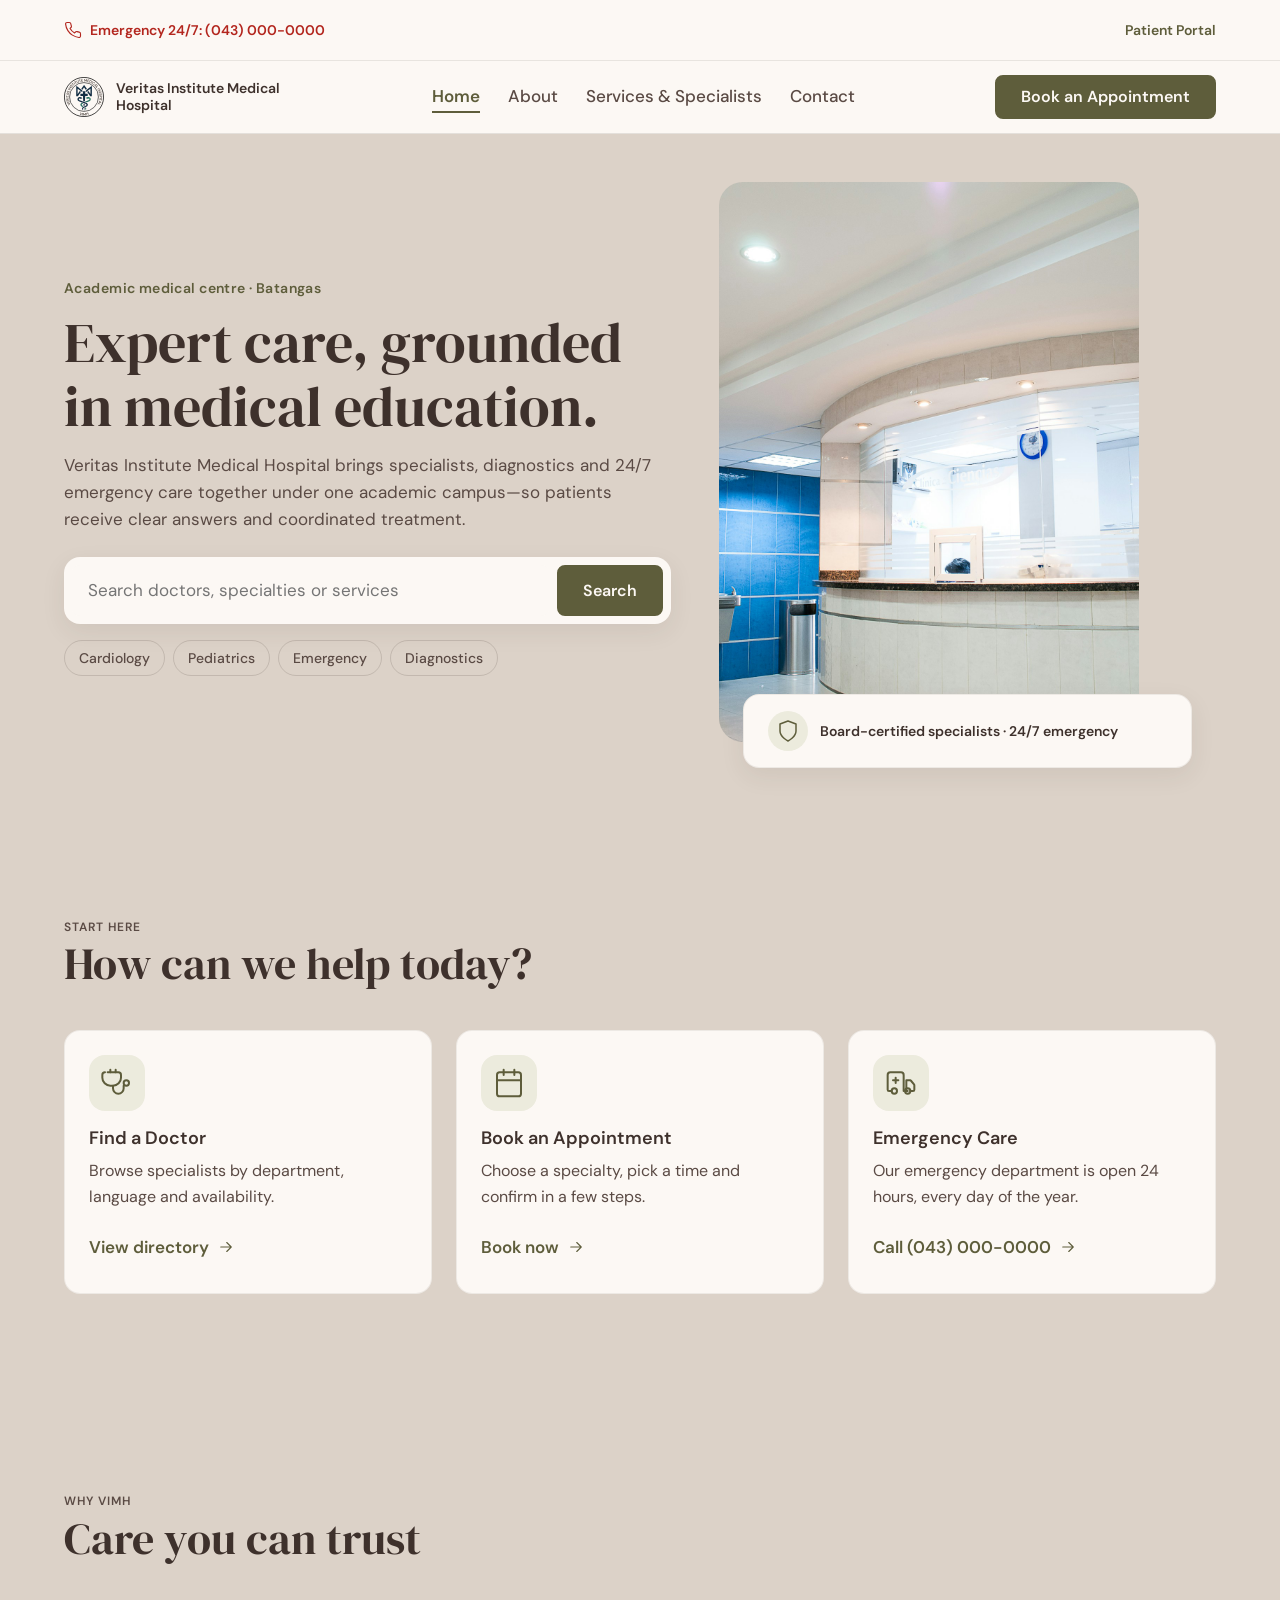
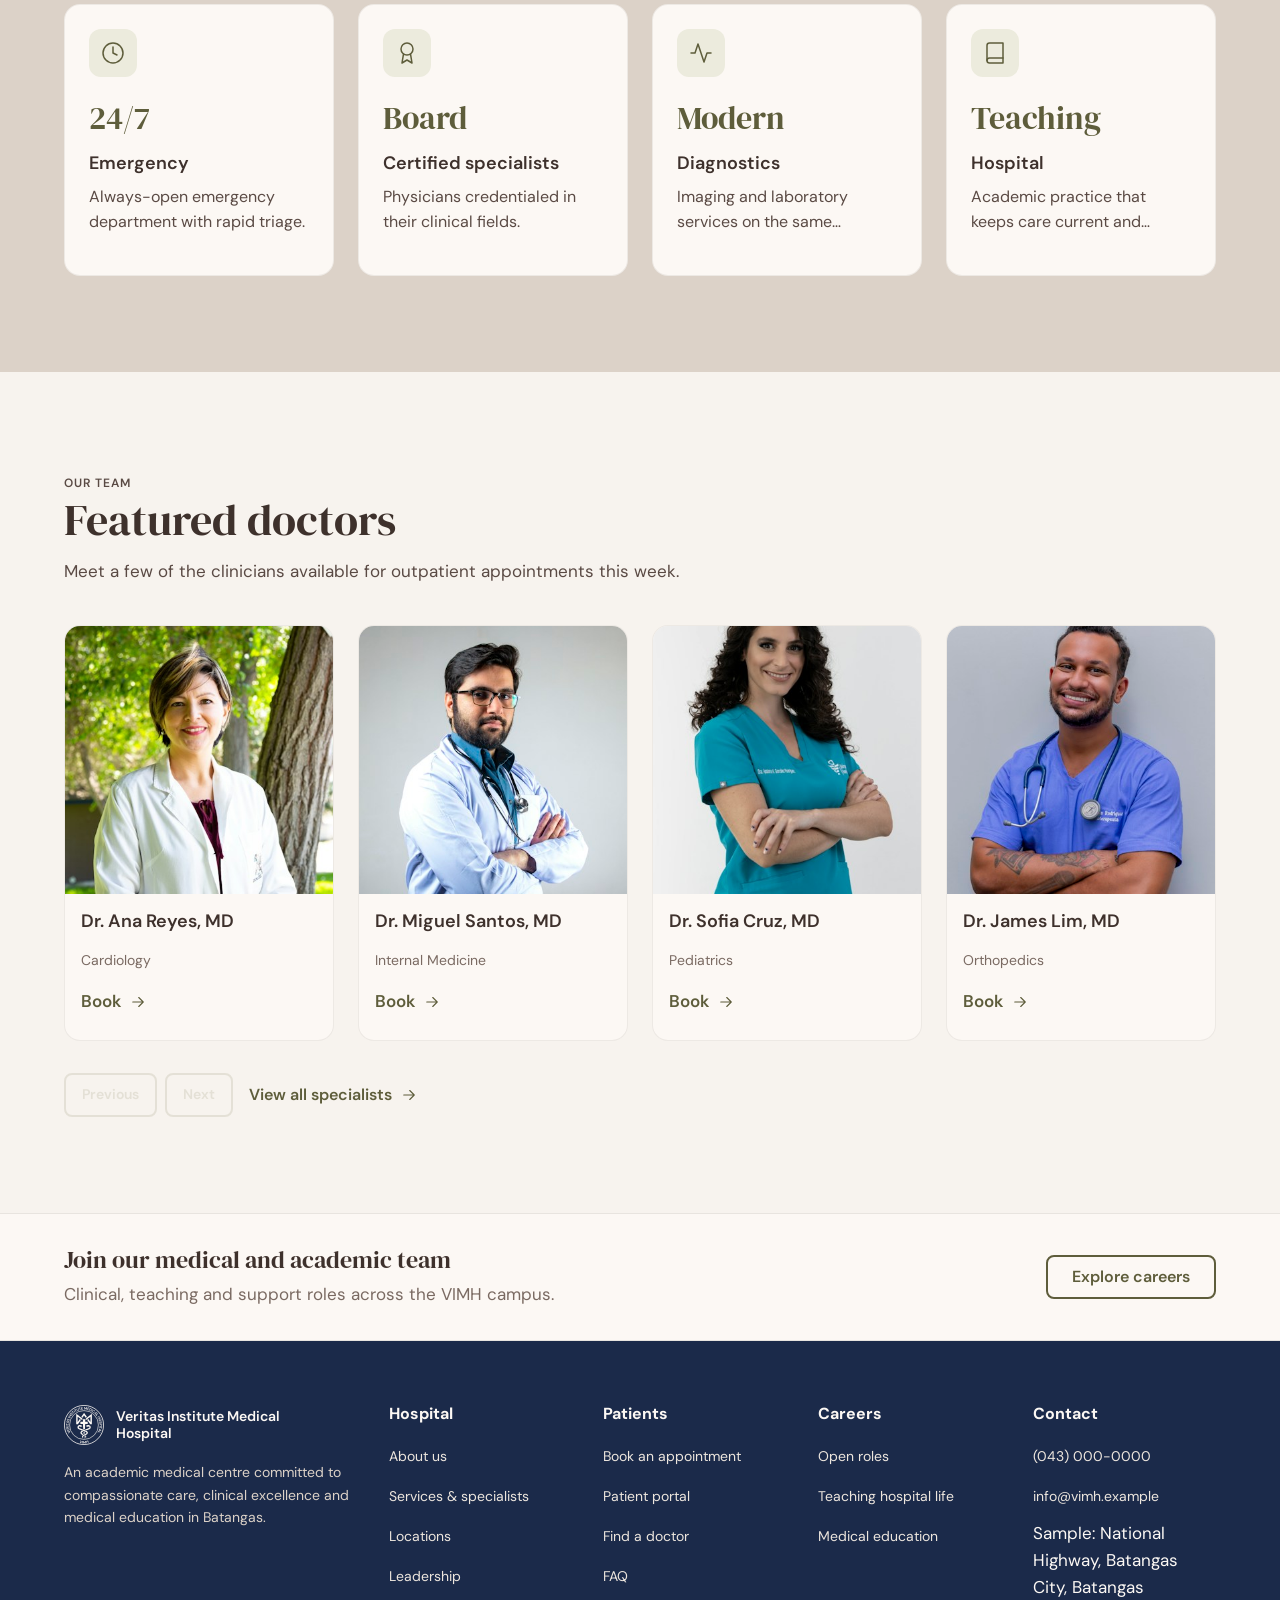
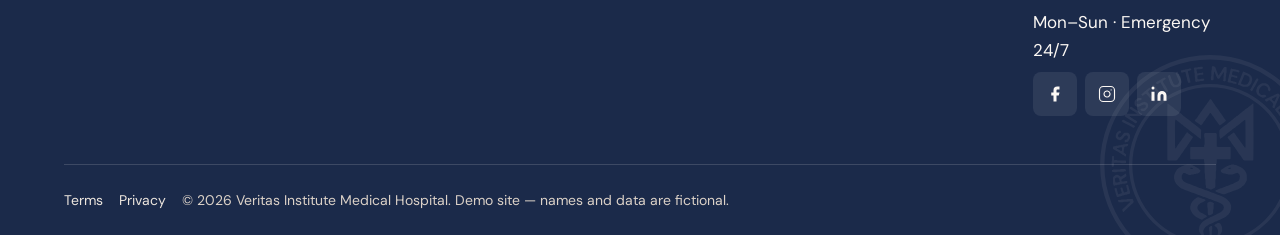
<file: index.html>
<!DOCTYPE html>
<html lang="en">
<head>
  <meta charset="UTF-8">
  <meta name="viewport" content="width=device-width, initial-scale=1">
  <title>Veritas Institute Medical Hospital | Expert Care in Batangas</title>
  <meta name="description" content="Veritas Institute Medical Hospital (VIMH) provides expert, education-driven care in Batangas. Find specialists, book appointments, and access emergency services 24/7.">
  <meta property="og:title" content="Veritas Institute Medical Hospital">
  <meta property="og:description" content="Expert care, grounded in medical education. Academic medical centre in Batangas.">
  <meta property="og:type" content="website">
  <meta property="og:image" content="assets/logo-vimh-transparent.svg">
  <link rel="icon" href="assets/logo-vimh-transparent.svg" type="image/svg+xml">
  <link rel="preconnect" href="https://fonts.googleapis.com">
  <link rel="preconnect" href="https://fonts.gstatic.com" crossorigin>
  <link href="https://fonts.googleapis.com/css2?family=DM+Sans:ital,opsz,wght@0,9..40,400;0,9..40,500;0,9..40,600;0,9..40,700;1,9..40,400&family=DM+Serif+Display&display=swap" rel="stylesheet">
  <link rel="stylesheet" href="css/styles.css">
</head>
<body>
  <a class="skip-link" href="#main">Skip to main content</a>

  <div class="utility-bar">
    <div class="container utility-bar__inner">
      <a class="utility-bar__emergency" href="tel:+63430000000">
        <svg class="icon icon--sm" aria-hidden="true"><use href="#icon-phone"></use></svg>
        Emergency 24/7: (043) 000-0000
      </a>
      <a class="utility-bar__portal" href="portal.html">Patient Portal</a>
    </div>
  </div>

  <header class="site-header">
    <div class="container site-header__inner">
      <a class="brand" href="index.html">
        <img class="brand__logo" src="assets/logo-vimh-transparent.svg" width="40" height="40" alt="">
        <span class="brand__wordmark">Veritas Institute Medical Hospital</span>
        <span class="brand__short">VIMH</span>
      </a>

      <nav class="nav-primary" aria-label="Primary">
        <ul class="nav-primary__list">
          <li><a class="nav-primary__link" href="index.html" aria-current="page">Home</a></li>
          <li><a class="nav-primary__link" href="about.html">About</a></li>
          <li><a class="nav-primary__link" href="services.html">Services &amp; Specialists</a></li>
          <li><a class="nav-primary__link" href="contact.html">Contact</a></li>
        </ul>
      </nav>

      <div class="header-actions">
        <button type="button" class="icon-btn header-search-toggle" aria-expanded="false" aria-controls="header-search" aria-label="Open search">
          <svg class="icon" aria-hidden="true"><use href="#icon-search"></use></svg>
        </button>
        <a class="btn btn--primary" href="book.html">Book an Appointment</a>
        <button type="button" class="icon-btn menu-toggle" aria-expanded="false" aria-controls="nav-drawer" aria-label="Open menu">
          <svg class="icon" aria-hidden="true"><use href="#icon-menu"></use></svg>
        </button>
      </div>
    </div>
    <div id="header-search" class="header-search" hidden>
      <form class="header-search__form" action="services.html" method="get" role="search">
        <label class="sr-only" for="header-q">Search doctors, specialties or services</label>
        <input class="input" type="search" id="header-q" name="q" placeholder="Search doctors, specialties or services" autocomplete="off">
        <button class="btn btn--primary" type="submit">Search</button>
      </form>
    </div>
  </header>

  <div id="nav-drawer" class="nav-drawer" hidden>
    <div class="nav-drawer__backdrop" data-close-drawer></div>
    <div class="nav-drawer__panel" role="dialog" aria-modal="true" aria-label="Mobile navigation">
      <div class="nav-drawer__header">
        <span class="brand__short">VIMH</span>
        <button type="button" class="icon-btn" data-close-drawer aria-label="Close menu">
          <svg class="icon" aria-hidden="true"><use href="#icon-close"></use></svg>
        </button>
      </div>
      <nav aria-label="Mobile">
        <ul class="nav-drawer__list">
          <li><a class="nav-drawer__link" href="index.html" aria-current="page">Home</a></li>
          <li><a class="nav-drawer__link" href="about.html">About</a></li>
          <li><a class="nav-drawer__link" href="services.html">Services &amp; Specialists</a></li>
          <li><a class="nav-drawer__link" href="contact.html">Contact</a></li>
          <li><a class="nav-drawer__link" href="portal.html">Patient Portal</a></li>
        </ul>
      </nav>
      <a class="btn btn--primary btn--block" href="book.html">Book an Appointment</a>
    </div>
  </div>

  <main id="main" class="page-main">
    <section class="hero">
      <div class="container hero__grid">
        <div>
          <p class="hero__eyebrow">Academic medical centre · Batangas</p>
          <h1>Expert care, grounded in medical education.</h1>
          <p class="hero__copy">Veritas Institute Medical Hospital brings specialists, diagnostics and 24/7 emergency care together under one academic campus—so patients receive clear answers and coordinated treatment.</p>
          <form class="search-bar" action="services.html" method="get" role="search">
            <label class="sr-only" for="hero-search">Search doctors, specialties or services</label>
            <input class="input" type="search" id="hero-search" name="q" placeholder="Search doctors, specialties or services" autocomplete="off">
            <button class="btn btn--primary" type="submit">Search</button>
          </form>
          <div class="hero__chips" role="group" aria-label="Popular specialties">
            <a class="chip" href="services.html#cardiology"><svg class="chip__check icon icon--sm" aria-hidden="true"><use href="#icon-check"></use></svg>Cardiology</a>
            <a class="chip" href="services.html#pediatrics"><svg class="chip__check icon icon--sm" aria-hidden="true"><use href="#icon-check"></use></svg>Pediatrics</a>
            <a class="chip" href="services.html#emergency"><svg class="chip__check icon icon--sm" aria-hidden="true"><use href="#icon-check"></use></svg>Emergency</a>
            <a class="chip" href="services.html#diagnostics"><svg class="chip__check icon icon--sm" aria-hidden="true"><use href="#icon-check"></use></svg>Diagnostics</a>
          </div>
        </div>
        <div class="hero__visual">
          <div class="hero__image">
            <img src="assets/img/hospital-building.jpg" width="900" height="1200" alt="Exterior of a modern multi-storey hospital building at dusk">
          </div>
          <div class="trust-card">
            <div class="trust-card__icon" aria-hidden="true">
              <svg class="icon"><use href="#icon-shield"></use></svg>
            </div>
            <p>Board-certified specialists · 24/7 emergency</p>
          </div>
        </div>
      </div>
    </section>

    <section class="section section--alt" aria-labelledby="quick-actions-heading">
      <div class="container">
        <div class="section__header">
          <p class="section__eyebrow">Start here</p>
          <h2 id="quick-actions-heading">How can we help today?</h2>
        </div>
        <div class="grid grid-3">
          <a class="card card--action" href="services.html#doctors">
            <div class="card__icon" aria-hidden="true">
              <svg class="icon icon--lg"><use href="#icon-stethoscope"></use></svg>
            </div>
            <h3 class="card__title">Find a Doctor</h3>
            <p class="card__desc">Browse specialists by department, language and availability.</p>
            <span class="card__cta">View directory <svg class="icon icon--sm" aria-hidden="true"><use href="#icon-arrow"></use></svg></span>
          </a>
          <a class="card card--action" href="book.html">
            <div class="card__icon" aria-hidden="true">
              <svg class="icon icon--lg"><use href="#icon-calendar"></use></svg>
            </div>
            <h3 class="card__title">Book an Appointment</h3>
            <p class="card__desc">Choose a specialty, pick a time and confirm in a few steps.</p>
            <span class="card__cta">Book now <svg class="icon icon--sm" aria-hidden="true"><use href="#icon-arrow"></use></svg></span>
          </a>
          <a class="card card--action" href="tel:+63430000000">
            <div class="card__icon" aria-hidden="true">
              <svg class="icon icon--lg"><use href="#icon-ambulance"></use></svg>
            </div>
            <h3 class="card__title">Emergency Care</h3>
            <p class="card__desc">Our emergency department is open 24 hours, every day of the year.</p>
            <span class="card__cta">Call (043) 000-0000 <svg class="icon icon--sm" aria-hidden="true"><use href="#icon-arrow"></use></svg></span>
          </a>
        </div>
      </div>
    </section>

    

    <section class="section section--alt" aria-labelledby="why-heading">
      <div class="container">
        <div class="section__header">
          <p class="section__eyebrow">Why VIMH</p>
          <h2 id="why-heading">Care you can trust</h2>
        </div>
        <div class="grid grid-4">
          <article class="card card--stat">
            <div class="card__icon" aria-hidden="true" style="width:48px;height:48px;border-radius:12px;background:var(--olive-100);color:var(--olive-700);display:grid;place-items:center;margin-bottom:16px">
              <svg class="icon"><use href="#icon-clock"></use></svg>
            </div>
            <p class="stat-value">24/7</p>
            <h3 class="card__title">Emergency</h3>
            <p class="card__desc">Always-open emergency department with rapid triage.</p>
          </article>
          <article class="card card--stat">
            <div class="card__icon" aria-hidden="true" style="width:48px;height:48px;border-radius:12px;background:var(--olive-100);color:var(--olive-700);display:grid;place-items:center;margin-bottom:16px">
              <svg class="icon"><use href="#icon-award"></use></svg>
            </div>
            <p class="stat-value">Board</p>
            <h3 class="card__title">Certified specialists</h3>
            <p class="card__desc">Physicians credentialed in their clinical fields.</p>
          </article>
          <article class="card card--stat">
            <div class="card__icon" aria-hidden="true" style="width:48px;height:48px;border-radius:12px;background:var(--olive-100);color:var(--olive-700);display:grid;place-items:center;margin-bottom:16px">
              <svg class="icon"><use href="#icon-activity"></use></svg>
            </div>
            <p class="stat-value">Modern</p>
            <h3 class="card__title">Diagnostics</h3>
            <p class="card__desc">Imaging and laboratory services on the same campus.</p>
          </article>
          <article class="card card--stat">
            <div class="card__icon" aria-hidden="true" style="width:48px;height:48px;border-radius:12px;background:var(--olive-100);color:var(--olive-700);display:grid;place-items:center;margin-bottom:16px">
              <svg class="icon"><use href="#icon-book"></use></svg>
            </div>
            <p class="stat-value">Teaching</p>
            <h3 class="card__title">Hospital</h3>
            <p class="card__desc">Academic practice that keeps care current and collaborative.</p>
          </article>
        </div>
      </div>
    </section>

    <section class="section" aria-labelledby="doctors-heading">
      <div class="container">
        <div class="section__header">
          <p class="section__eyebrow">Our team</p>
          <h2 id="doctors-heading">Featured doctors</h2>
          <p>Meet a few of the clinicians available for outpatient appointments this week.</p>
        </div>
        <div class="carousel" tabindex="0" aria-label="Featured doctors carousel" data-carousel>
          <article class="doctor-card card--interactive">
            <a class="card__stretch" href="book.html?doctor=ana-reyes">Book Dr. Ana Reyes</a>
            <div class="doctor-card__photo">
              <img src="assets/img/doctor-ana.jpg" width="400" height="400" loading="lazy" alt="Portrait of Dr. Ana Reyes">
            </div>
            <div class="doctor-card__body">
              <h3 class="card__title">Dr. Ana Reyes, MD</h3>
              <p class="doctor-card__specialty">Cardiology</p>
              <span class="card__cta" aria-hidden="true">Book <svg class="icon icon--sm"><use href="#icon-arrow"></use></svg></span>
            </div>
          </article>
          <article class="doctor-card card--interactive">
            <a class="card__stretch" href="book.html?doctor=miguel-santos">Book Dr. Miguel Santos</a>
            <div class="doctor-card__photo">
              <img src="assets/img/doctor-miguel.jpg" width="400" height="400" loading="lazy" alt="Portrait of Dr. Miguel Santos">
            </div>
            <div class="doctor-card__body">
              <h3 class="card__title">Dr. Miguel Santos, MD</h3>
              <p class="doctor-card__specialty">Internal Medicine</p>
              <span class="card__cta" aria-hidden="true">Book <svg class="icon icon--sm"><use href="#icon-arrow"></use></svg></span>
            </div>
          </article>
          <article class="doctor-card card--interactive">
            <a class="card__stretch" href="book.html?doctor=sofia-cruz">Book Dr. Sofia Cruz</a>
            <div class="doctor-card__photo">
              <img src="assets/img/doctor-sofia.jpg" width="400" height="400" loading="lazy" alt="Portrait of Dr. Sofia Cruz">
            </div>
            <div class="doctor-card__body">
              <h3 class="card__title">Dr. Sofia Cruz, MD</h3>
              <p class="doctor-card__specialty">Pediatrics</p>
              <span class="card__cta" aria-hidden="true">Book <svg class="icon icon--sm"><use href="#icon-arrow"></use></svg></span>
            </div>
          </article>
          <article class="doctor-card card--interactive">
            <a class="card__stretch" href="book.html?doctor=james-lim">Book Dr. James Lim</a>
            <div class="doctor-card__photo">
              <img src="assets/img/doctor-james.jpg" width="400" height="400" loading="lazy" alt="Portrait of Dr. James Lim">
            </div>
            <div class="doctor-card__body">
              <h3 class="card__title">Dr. James Lim, MD</h3>
              <p class="doctor-card__specialty">Orthopedics</p>
              <span class="card__cta" aria-hidden="true">Book <svg class="icon icon--sm"><use href="#icon-arrow"></use></svg></span>
            </div>
          </article>
        </div>
        <div class="carousel-controls">
          <button type="button" class="btn btn--secondary btn--sm carousel-btn" data-carousel-prev aria-label="Scroll doctors left">Previous</button>
          <button type="button" class="btn btn--secondary btn--sm carousel-btn" data-carousel-next aria-label="Scroll doctors right">Next</button>
          <a class="btn btn--text" href="services.html#doctors">View all specialists <svg class="icon icon--sm" aria-hidden="true"><use href="#icon-arrow"></use></svg></a>
        </div>
      </div>
    </section>

    <!-- <section class="section section--cream" aria-labelledby="portal-heading">
      <div class="container portal-teaser">
        <div class="portal-teaser__preview">
          <img src="assets/img/portal-preview.jpg" width="1000" height="700" loading="lazy" alt="Clinician reviewing patient records on a laptop in a calm clinic setting">
        </div>
        <div>
          <p class="section__eyebrow">Patient Portal</p>
          <h2 id="portal-heading">Manage appointments and results online</h2>
          <p>View upcoming visits, lab results and prescriptions from a secure patient dashboard—available after registration at the hospital.</p>
          <div class="cluster">
            <a class="btn btn--primary" href="portal.html">Preview the portal</a>
            <a class="btn btn--secondary" href="contact.html">Ask about enrolment</a>
          </div>
        </div>
      </div>
    </section> -->

    <aside class="careers-strip" id="careers" aria-labelledby="careers-heading">
      <div class="container careers-strip__inner">
        <div>
          <h2 id="careers-heading">Join our medical and academic team</h2>
          <p style="margin:8px 0 0;color:var(--brown-500)">Clinical, teaching and support roles across the VIMH campus.</p>
        </div>
        <a class="btn btn--secondary" href="contact.html?topic=careers">Explore careers</a>
      </div>
    </aside>
  </main>

  <footer class="site-footer">
    <img class="site-footer__deco" src="assets/logo-vimh-reversed.svg" width="220" height="220" alt="" aria-hidden="true">
    <div class="container">
      <div class="site-footer__grid">
        <div class="site-footer__brand">
          <a class="brand" href="index.html">
            <img class="brand__logo" src="assets/logo-vimh-reversed.svg" width="40" height="40" alt="">
            <span class="brand__wordmark">Veritas Institute Medical Hospital</span>
          </a>
          <p>An academic medical centre committed to compassionate care, clinical excellence and medical education in Batangas.</p>
        </div>
        <div>
          <h3>Hospital</h3>
          <ul>
            <li><a href="about.html">About us</a></li>
            <li><a href="services.html">Services &amp; specialists</a></li>
            <li><a href="about.html#locations">Locations</a></li>
            <li><a href="about.html#leadership">Leadership</a></li>
          </ul>
        </div>
        <div>
          <h3>Patients</h3>
          <ul>
            <li><a href="book.html">Book an appointment</a></li>
            <li><a href="portal.html">Patient portal</a></li>
            <li><a href="services.html#doctors">Find a doctor</a></li>
            <li><a href="contact.html#faq">FAQ</a></li>
          </ul>
        </div>
        <div>
          <h3>Careers</h3>
          <ul>
            <li><a href="contact.html?topic=careers">Open roles</a></li>
            <li><a href="about.html">Teaching hospital life</a></li>
            <li><a href="contact.html">Medical education</a></li>
          </ul>
        </div>
        <div>
          <h3>Contact</h3>
          <ul>
            <li><a href="tel:+63430000000">(043) 000-0000</a></li>
            <li><a href="mailto:info@vimh.example">info@vimh.example</a></li>
            <li><address>Sample: National Highway, Batangas City, Batangas</address></li>
            <li>Mon–Sun · Emergency 24/7</li>
          </ul>
          <div class="social-links" aria-label="Social media">
            <a href="#" aria-label="Facebook"><svg class="icon icon--sm" aria-hidden="true"><use href="#icon-facebook"></use></svg></a>
            <a href="#" aria-label="Instagram"><svg class="icon icon--sm" aria-hidden="true"><use href="#icon-instagram"></use></svg></a>
            <a href="#" aria-label="LinkedIn"><svg class="icon icon--sm" aria-hidden="true"><use href="#icon-linkedin"></use></svg></a>
          </div>
        </div>
      </div>
      <div class="site-footer__meta">
        <div class="site-footer__legal">
          <a href="#">Terms</a>
          <a href="#">Privacy</a>
          <span>© <span data-year>2026</span> Veritas Institute Medical Hospital. Demo site — names and data are fictional.</span>
        </div>
      </div>
    </div>
  </footer>

  <svg xmlns="http://www.w3.org/2000/svg" style="display:none" aria-hidden="true">
    <symbol id="icon-phone" viewBox="0 0 24 24" fill="none" stroke="currentColor" stroke-width="1.5" stroke-linecap="round" stroke-linejoin="round"><path d="M22 16.92v3a2 2 0 0 1-2.18 2 19.79 19.79 0 0 1-8.63-3.07 19.5 19.5 0 0 1-6-6 19.79 19.79 0 0 1-3.07-8.67A2 2 0 0 1 4.11 2h3a2 2 0 0 1 2 1.72c.127.96.361 1.903.7 2.81a2 2 0 0 1-.45 2.11L8.09 9.91a16 16 0 0 0 6 6l1.27-1.27a2 2 0 0 1 2.11-.45c.907.339 1.85.573 2.81.7A2 2 0 0 1 22 16.92z"/></symbol>
    <symbol id="icon-search" viewBox="0 0 24 24" fill="none" stroke="currentColor" stroke-width="1.5" stroke-linecap="round" stroke-linejoin="round"><circle cx="11" cy="11" r="8"/><path d="m21 21-4.3-4.3"/></symbol>
    <symbol id="icon-menu" viewBox="0 0 24 24" fill="none" stroke="currentColor" stroke-width="1.5" stroke-linecap="round" stroke-linejoin="round"><path d="M4 5h16M4 12h16M4 19h16"/></symbol>
    <symbol id="icon-close" viewBox="0 0 24 24" fill="none" stroke="currentColor" stroke-width="1.5" stroke-linecap="round" stroke-linejoin="round"><path d="M18 6 6 18M6 6l12 12"/></symbol>
    <symbol id="icon-arrow" viewBox="0 0 24 24" fill="none" stroke="currentColor" stroke-width="1.5" stroke-linecap="round" stroke-linejoin="round"><path d="M5 12h14M13 6l6 6-6 6"/></symbol>
    <symbol id="icon-check" viewBox="0 0 24 24" fill="none" stroke="currentColor" stroke-width="1.5" stroke-linecap="round" stroke-linejoin="round"><path d="M20 6 9 17l-5-5"/></symbol>
    <symbol id="icon-shield" viewBox="0 0 24 24" fill="none" stroke="currentColor" stroke-width="1.5" stroke-linecap="round" stroke-linejoin="round"><path d="M12 22s8-4 8-10V5l-8-3-8 3v7c0 6 8 10 8 10z"/></symbol>
    <symbol id="icon-stethoscope" viewBox="0 0 24 24" fill="none" stroke="currentColor" stroke-width="1.5" stroke-linecap="round" stroke-linejoin="round"><path d="M11 2v2M7 2v2"/><path d="M5 4h8a2 2 0 0 1 2 2v2a6 6 0 0 1-6 6H7a6 6 0 0 1-6-6V6a2 2 0 0 1 2-2"/><path d="M9 14v2a4 4 0 0 0 8 0v-2"/><circle cx="19" cy="12" r="2"/></symbol>
    <symbol id="icon-calendar" viewBox="0 0 24 24" fill="none" stroke="currentColor" stroke-width="1.5" stroke-linecap="round" stroke-linejoin="round"><rect x="3" y="4" width="18" height="18" rx="2"/><path d="M16 2v4M8 2v4M3 10h18"/></symbol>
    <symbol id="icon-ambulance" viewBox="0 0 24 24" fill="none" stroke="currentColor" stroke-width="1.5" stroke-linecap="round" stroke-linejoin="round"><path d="M10 10H6"/><path d="M8 8v4"/><path d="M14 18V6a2 2 0 0 0-2-2H4a2 2 0 0 0-2 2v11a1 1 0 0 0 1 1h2"/><path d="M19 18h2a1 1 0 0 0 1-1v-3.28a1 1 0 0 0-.24-.68l-2.12-2.55A1 1 0 0 0 19 10h-3v8h1"/><circle cx="7" cy="18" r="2"/><circle cx="17" cy="18" r="2"/></symbol>
    <symbol id="icon-clock" viewBox="0 0 24 24" fill="none" stroke="currentColor" stroke-width="1.5" stroke-linecap="round" stroke-linejoin="round"><circle cx="12" cy="12" r="10"/><path d="M12 6v6l4 2"/></symbol>
    <symbol id="icon-award" viewBox="0 0 24 24" fill="none" stroke="currentColor" stroke-width="1.5" stroke-linecap="round" stroke-linejoin="round"><circle cx="12" cy="8" r="6"/><path d="M15.477 12.89 17 22l-5-3-5 3 1.523-9.11"/></symbol>
    <symbol id="icon-activity" viewBox="0 0 24 24" fill="none" stroke="currentColor" stroke-width="1.5" stroke-linecap="round" stroke-linejoin="round"><path d="M22 12h-4l-3 9L9 3l-3 9H2"/></symbol>
    <symbol id="icon-book" viewBox="0 0 24 24" fill="none" stroke="currentColor" stroke-width="1.5" stroke-linecap="round" stroke-linejoin="round"><path d="M4 19.5A2.5 2.5 0 0 1 6.5 17H20"/><path d="M6.5 2H20v20H6.5A2.5 2.5 0 0 1 4 19.5v-15A2.5 2.5 0 0 1 6.5 2z"/></symbol>
    <symbol id="icon-facebook" viewBox="0 0 24 24" fill="currentColor" stroke="none"><path d="M18 2h-3a5 5 0 0 0-5 5v3H7v4h3v8h4v-8h3l1-4h-4V7a1 1 0 0 1 1-1h3z"/></symbol>
    <symbol id="icon-instagram" viewBox="0 0 24 24" fill="none" stroke="currentColor" stroke-width="1.5" stroke-linecap="round" stroke-linejoin="round"><rect x="2" y="2" width="20" height="20" rx="5"/><path d="M16 11.37A4 4 0 1 1 12.63 8 4 4 0 0 1 16 11.37z"/><path d="M17.5 6.5h.01"/></symbol>
    <symbol id="icon-linkedin" viewBox="0 0 24 24" fill="currentColor" stroke="none"><path d="M16 8a6 6 0 0 1 6 6v7h-4v-7a2 2 0 0 0-4 0v7h-4v-7a6 6 0 0 1 6-6z"/><rect x="2" y="9" width="4" height="12"/><circle cx="4" cy="4" r="2"/></symbol>
  </svg>

  <div class="toast-region" id="toast-region" aria-live="polite" aria-relevant="additions"></div>
  <script src="js/main.js" defer></script>
</body>
</html>
</file>
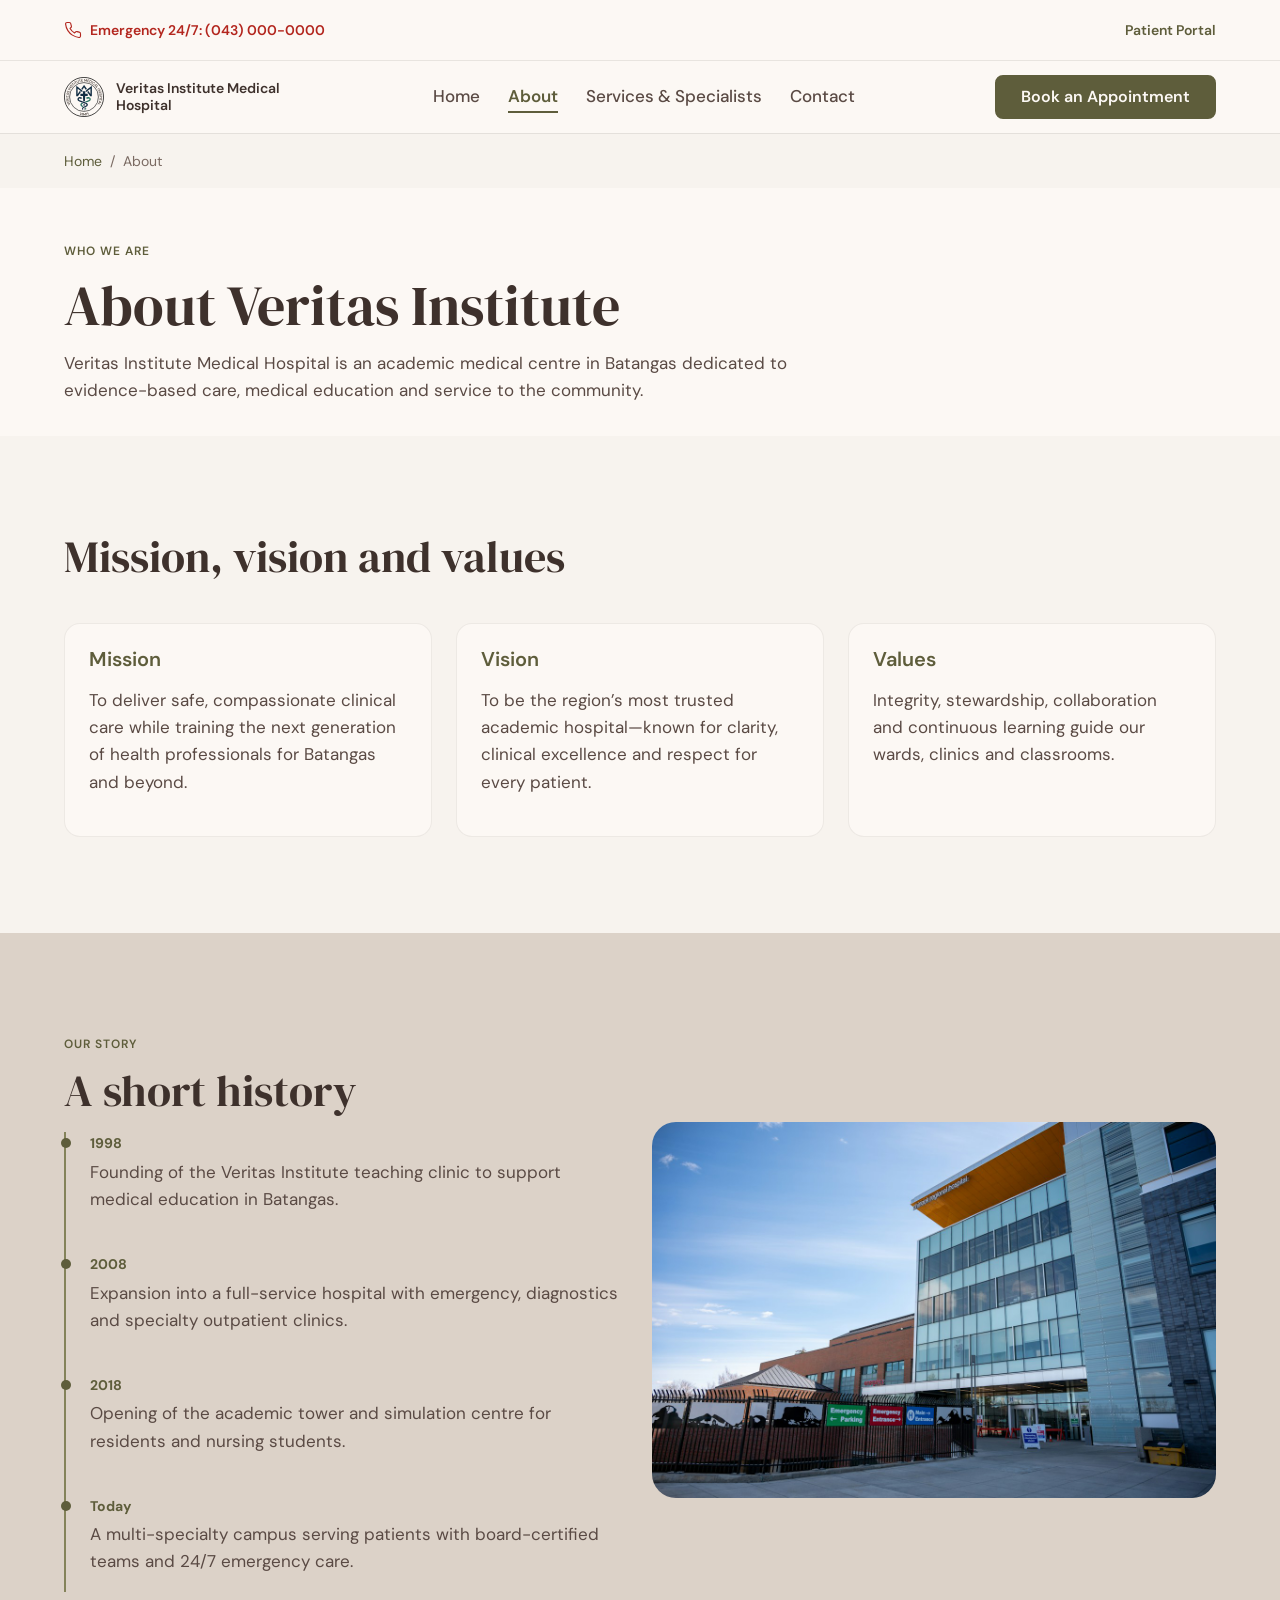
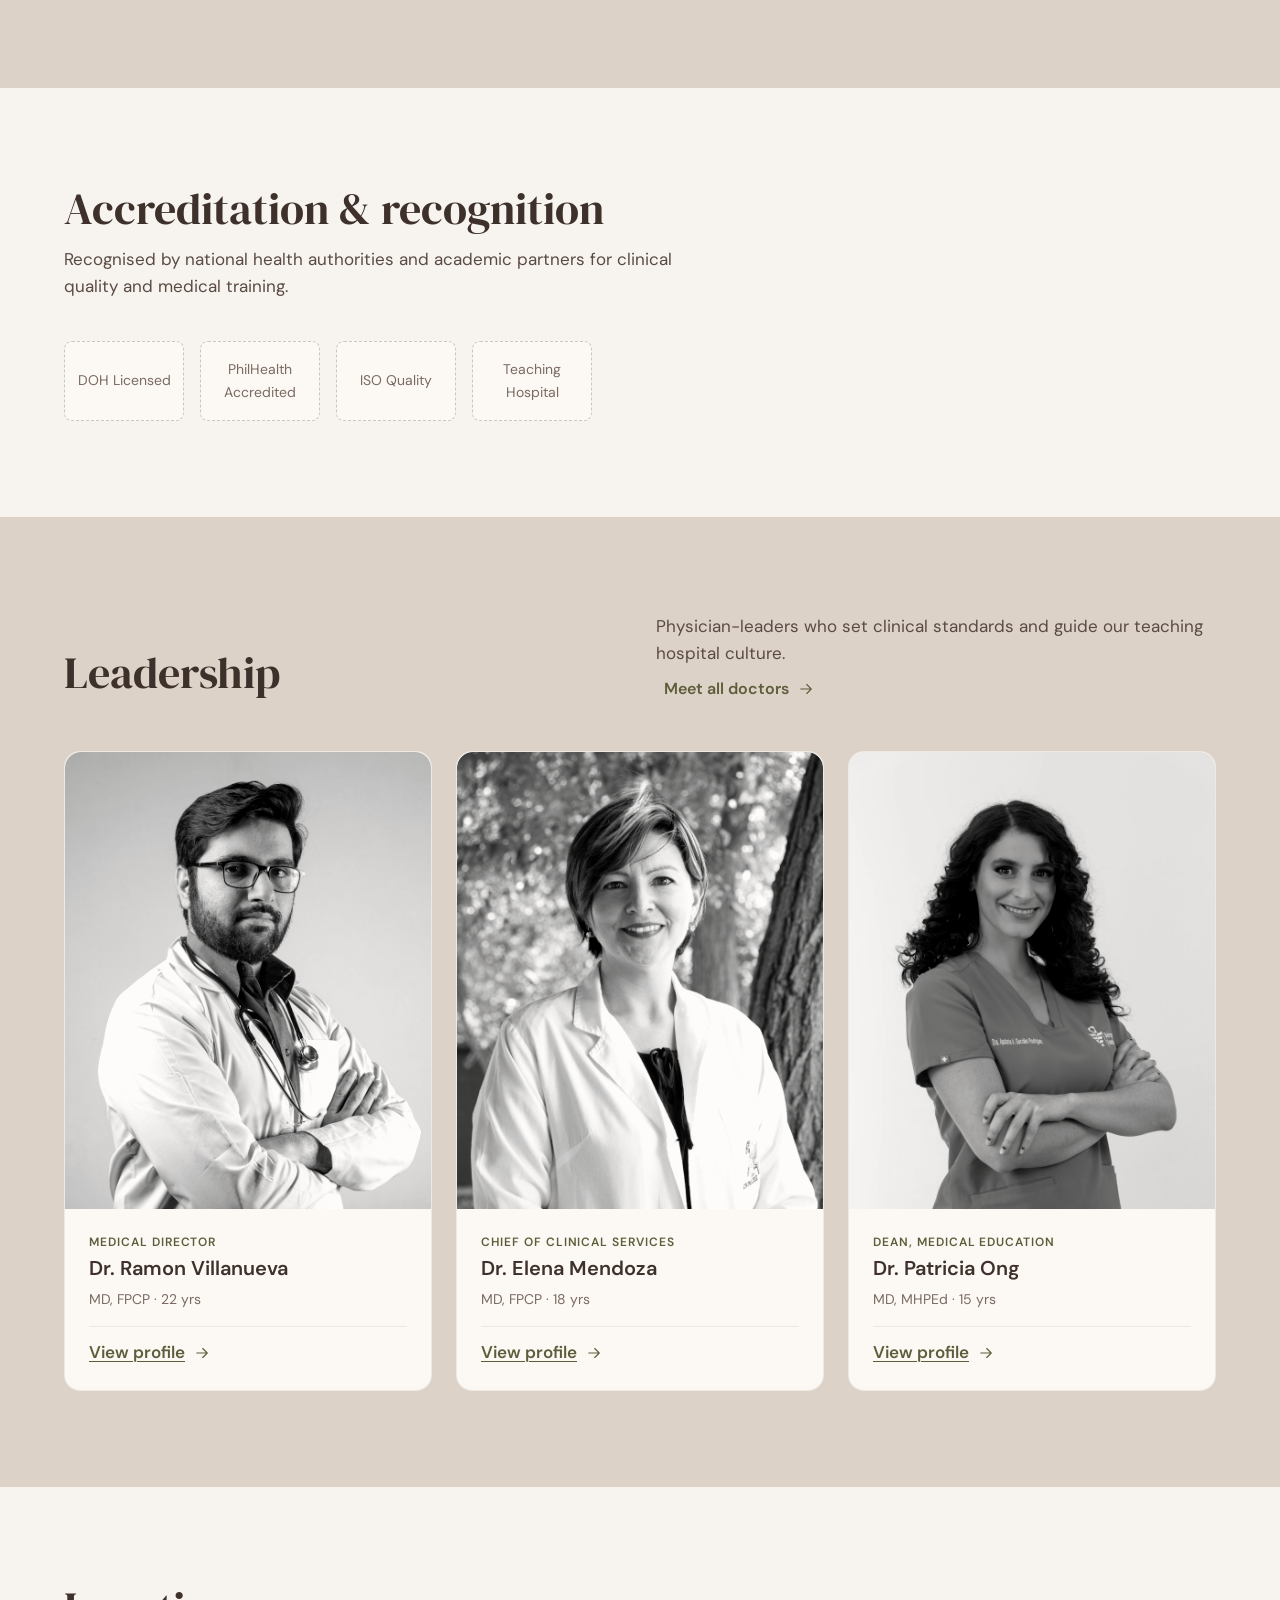
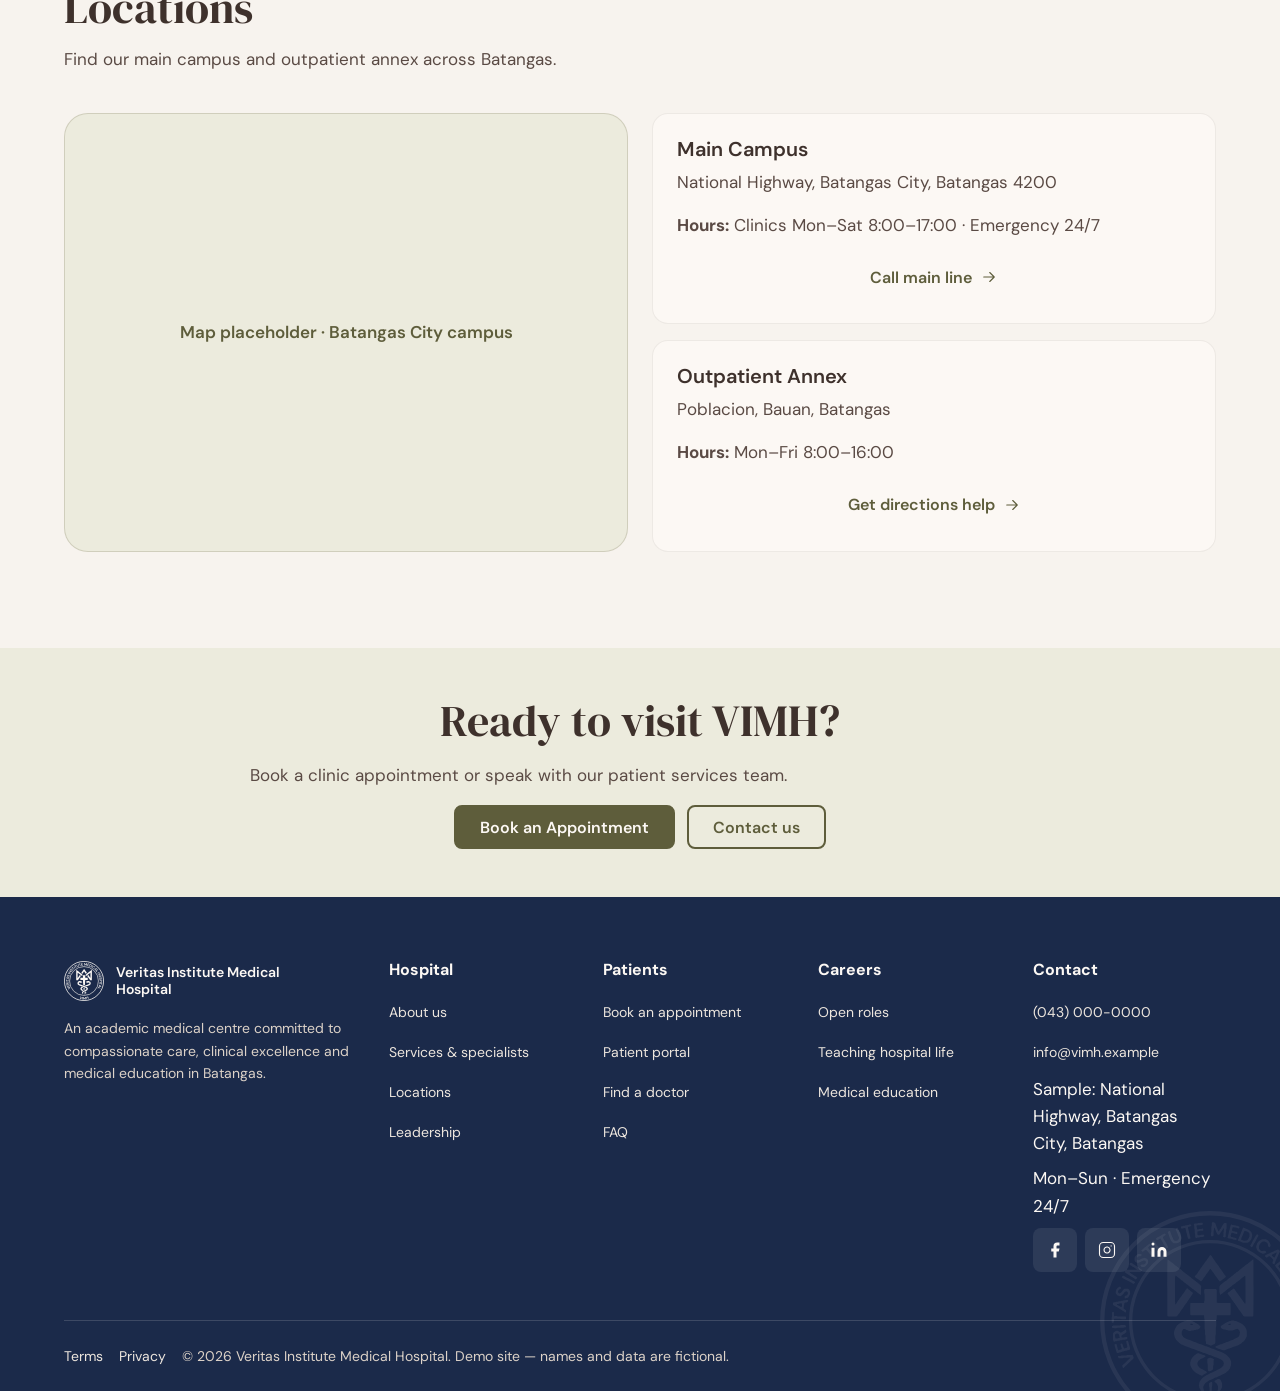
<file: about.html>
<!DOCTYPE html>
<html lang="en">
<head>
  <meta charset="UTF-8">
  <meta name="viewport" content="width=device-width, initial-scale=1">
  <title>About Us | Veritas Institute Medical Hospital</title>
  <meta name="description" content="Learn about Veritas Institute Medical Hospital—our mission, history, leadership and campus locations in Batangas.">
  <meta property="og:title" content="About Veritas Institute Medical Hospital">
  <meta property="og:description" content="Mission, values, leadership and locations of VIMH, an academic medical centre in Batangas.">
  <meta property="og:type" content="website">
  <meta property="og:image" content="assets/logo-vimh-transparent.svg">
  <link rel="icon" href="assets/logo-vimh-transparent.svg" type="image/svg+xml">
  <link rel="preconnect" href="https://fonts.googleapis.com">
  <link rel="preconnect" href="https://fonts.gstatic.com" crossorigin>
  <link href="https://fonts.googleapis.com/css2?family=DM+Sans:ital,opsz,wght@0,9..40,400;0,9..40,500;0,9..40,600;0,9..40,700;1,9..40,400&family=DM+Serif+Display&display=swap" rel="stylesheet">
  <link rel="stylesheet" href="css/styles.css">
</head>
<body>
  <a class="skip-link" href="#main">Skip to main content</a>

  <div class="utility-bar">
    <div class="container utility-bar__inner">
      <a class="utility-bar__emergency" href="tel:+63430000000">
        <svg class="icon icon--sm" aria-hidden="true"><use href="#icon-phone"></use></svg>
        Emergency 24/7: (043) 000-0000
      </a>
      <a class="utility-bar__portal" href="portal.html">Patient Portal</a>
    </div>
  </div>

  <header class="site-header">
    <div class="container site-header__inner">
      <a class="brand" href="index.html">
        <img class="brand__logo" src="assets/logo-vimh-transparent.svg" width="40" height="40" alt="">
        <span class="brand__wordmark">Veritas Institute Medical Hospital</span>
        <span class="brand__short">VIMH</span>
      </a>
      <nav class="nav-primary" aria-label="Primary">
        <ul class="nav-primary__list">
          <li><a class="nav-primary__link" href="index.html">Home</a></li>
          <li><a class="nav-primary__link" href="about.html" aria-current="page">About</a></li>
          <li><a class="nav-primary__link" href="services.html">Services &amp; Specialists</a></li>
          <li><a class="nav-primary__link" href="contact.html">Contact</a></li>
        </ul>
      </nav>
      <div class="header-actions">
        <button type="button" class="icon-btn header-search-toggle" aria-expanded="false" aria-controls="header-search" aria-label="Open search">
          <svg class="icon" aria-hidden="true"><use href="#icon-search"></use></svg>
        </button>
        <a class="btn btn--primary" href="book.html">Book an Appointment</a>
        <button type="button" class="icon-btn menu-toggle" aria-expanded="false" aria-controls="nav-drawer" aria-label="Open menu">
          <svg class="icon" aria-hidden="true"><use href="#icon-menu"></use></svg>
        </button>
      </div>
    </div>
    <div id="header-search" class="header-search" hidden>
      <form class="header-search__form" action="services.html" method="get" role="search">
        <label class="sr-only" for="header-q">Search doctors, specialties or services</label>
        <input class="input" type="search" id="header-q" name="q" placeholder="Search doctors, specialties or services" autocomplete="off">
        <button class="btn btn--primary" type="submit">Search</button>
      </form>
    </div>
  </header>

  <div id="nav-drawer" class="nav-drawer" hidden>
    <div class="nav-drawer__backdrop" data-close-drawer></div>
    <div class="nav-drawer__panel" role="dialog" aria-modal="true" aria-label="Mobile navigation">
      <div class="nav-drawer__header">
        <span class="brand__short">VIMH</span>
        <button type="button" class="icon-btn" data-close-drawer aria-label="Close menu">
          <svg class="icon" aria-hidden="true"><use href="#icon-close"></use></svg>
        </button>
      </div>
      <nav aria-label="Mobile">
        <ul class="nav-drawer__list">
          <li><a class="nav-drawer__link" href="index.html">Home</a></li>
          <li><a class="nav-drawer__link" href="about.html" aria-current="page">About</a></li>
          <li><a class="nav-drawer__link" href="services.html">Services &amp; Specialists</a></li>
          <li><a class="nav-drawer__link" href="contact.html">Contact</a></li>
          <li><a class="nav-drawer__link" href="portal.html">Patient Portal</a></li>
        </ul>
      </nav>
      <a class="btn btn--primary btn--block" href="book.html">Book an Appointment</a>
    </div>
  </div>

  <main id="main" class="page-main">
    <div class="container">
      <nav class="breadcrumb" aria-label="Breadcrumb">
        <ol>
          <li><a href="index.html">Home</a></li>
          <li><span aria-current="page">About</span></li>
        </ol>
      </nav>
    </div>

    <section class="page-hero section--cream">
      <div class="container">
        <p class="section__eyebrow">Who we are</p>
        <h1>About Veritas Institute</h1>
        <p class="page-hero__lead">Veritas Institute Medical Hospital is an academic medical centre in Batangas dedicated to evidence-based care, medical education and service to the community.</p>
      </div>
    </section>

    <section class="section" aria-labelledby="mvv-heading">
      <div class="container">
        <div class="section__header">
          <h2 id="mvv-heading">Mission, vision and values</h2>
        </div>
        <div class="grid grid-3 values-grid">
          <article class="card">
            <h3>Mission</h3>
            <p>To deliver safe, compassionate clinical care while training the next generation of health professionals for Batangas and beyond.</p>
          </article>
          <article class="card">
            <h3>Vision</h3>
            <p>To be the region’s most trusted academic hospital—known for clarity, clinical excellence and respect for every patient.</p>
          </article>
          <article class="card">
            <h3>Values</h3>
            <p>Integrity, stewardship, collaboration and continuous learning guide our wards, clinics and classrooms.</p>
          </article>
        </div>
      </div>
    </section>

    <section class="section section--alt" aria-labelledby="history-heading">
      <div class="container">
        <div class="grid grid-2" style="align-items:center">
          <div>
            <p class="section__eyebrow">Our story</p>
            <h2 id="history-heading">A short history</h2>
            <ol class="timeline">
              <li>
                <p class="timeline__year">1998</p>
                <p>Founding of the Veritas Institute teaching clinic to support medical education in Batangas.</p>
              </li>
              <li>
                <p class="timeline__year">2008</p>
                <p>Expansion into a full-service hospital with emergency, diagnostics and specialty outpatient clinics.</p>
              </li>
              <li>
                <p class="timeline__year">2018</p>
                <p>Opening of the academic tower and simulation centre for residents and nursing students.</p>
              </li>
              <li>
                <p class="timeline__year">Today</p>
                <p>A multi-specialty campus serving patients with board-certified teams and 24/7 emergency care.</p>
              </li>
            </ol>
          </div>
          <div>
            <img src="assets/img/about-campus.jpg" width="1200" height="800" loading="lazy" alt="Aerial view of a hospital campus with landscaped grounds" style="border-radius:var(--radius-lg);aspect-ratio:3/2;width:100%;height:auto">
          </div>
        </div>
      </div>
    </section>

    <section class="section" aria-labelledby="accreditation-heading">
      <div class="container">
        <div class="section__header">
          <h2 id="accreditation-heading">Accreditation &amp; recognition</h2>
          <p>Recognised by national health authorities and academic partners for clinical quality and medical training.</p>
        </div>
        <div class="accreditations">
          <div class="accreditation">DOH Licensed</div>
          <div class="accreditation">PhilHealth Accredited</div>
          <div class="accreditation">ISO Quality</div>
          <div class="accreditation">Teaching Hospital</div>
        </div>
      </div>
    </section>

    <section class="section section--alt" id="leadership" aria-labelledby="leadership-heading">
      <div class="container">
        <div class="section__header section__header--split">
          <div>
            <h2 id="leadership-heading">Leadership</h2>
          </div>
          <div class="section__header-copy">
            <p>Physician-leaders who set clinical standards and guide our teaching hospital culture.</p>
            <a class="btn btn--text" href="services.html#doctors">Meet all doctors <svg class="icon icon--sm" aria-hidden="true"><use href="#icon-arrow"></use></svg></a>
          </div>
        </div>
        <div class="leadership-grid">
          <article class="card leadership-card">
            <div class="leadership-card__photo">
              <img src="assets/img/leadership-1.jpg" width="800" height="1000" loading="lazy" alt="Portrait of Dr. Ramon Villanueva in a white coat">
            </div>
            <div class="leadership-card__body">
              <span class="leadership-card__role">Medical Director</span>
              <h3 class="leadership-card__name">Dr. Ramon Villanueva</h3>
              <p class="leadership-card__creds">MD, FPCP · 22 yrs</p>
              <hr class="leadership-card__divider">
              <a class="card__cta" href="services.html#doctors">View profile <svg class="icon icon--sm" aria-hidden="true"><use href="#icon-arrow"></use></svg></a>
            </div>
          </article>
          <article class="card leadership-card">
            <div class="leadership-card__photo">
              <img src="assets/img/leadership-2.jpg" width="800" height="1000" loading="lazy" alt="Portrait of Dr. Elena Mendoza in a white coat">
            </div>
            <div class="leadership-card__body">
              <span class="leadership-card__role">Chief of Clinical Services</span>
              <h3 class="leadership-card__name">Dr. Elena Mendoza</h3>
              <p class="leadership-card__creds">MD, FPCP · 18 yrs</p>
              <hr class="leadership-card__divider">
              <a class="card__cta" href="services.html#doctors">View profile <svg class="icon icon--sm" aria-hidden="true"><use href="#icon-arrow"></use></svg></a>
            </div>
          </article>
          <article class="card leadership-card">
            <div class="leadership-card__photo">
              <img src="assets/img/leadership-3.jpg" width="800" height="1000" loading="lazy" alt="Portrait of Dr. Patricia Ong in a white coat">
            </div>
            <div class="leadership-card__body">
              <span class="leadership-card__role">Dean, Medical Education</span>
              <h3 class="leadership-card__name">Dr. Patricia Ong</h3>
              <p class="leadership-card__creds">MD, MHPEd · 15 yrs</p>
              <hr class="leadership-card__divider">
              <a class="card__cta" href="services.html#doctors">View profile <svg class="icon icon--sm" aria-hidden="true"><use href="#icon-arrow"></use></svg></a>
            </div>
          </article>
        </div>
      </div>
    </section>

    <section class="section" id="locations" aria-labelledby="locations-heading">
      <div class="container">
        <div class="section__header">
          <h2 id="locations-heading">Locations</h2>
          <p>Find our main campus and outpatient annex across Batangas.</p>
        </div>
        <div class="grid grid-2">
          <div class="map-placeholder" role="img" aria-label="Map placeholder for VIMH Batangas campus">
            Map placeholder · Batangas City campus
          </div>
          <div class="stack">
            <article class="card location-card">
              <h3>Main Campus</h3>
              <p>National Highway, Batangas City, Batangas 4200</p>
              <p><strong>Hours:</strong> Clinics Mon–Sat 8:00–17:00 · Emergency 24/7</p>
              <a class="btn btn--text" href="tel:+63430000000">Call main line <svg class="icon icon--sm" aria-hidden="true"><use href="#icon-arrow"></use></svg></a>
            </article>
            <article class="card location-card">
              <h3>Outpatient Annex</h3>
              <p>Poblacion, Bauan, Batangas</p>
              <p><strong>Hours:</strong> Mon–Fri 8:00–16:00</p>
              <a class="btn btn--text" href="contact.html">Get directions help <svg class="icon icon--sm" aria-hidden="true"><use href="#icon-arrow"></use></svg></a>
            </article>
          </div>
        </div>
      </div>
    </section>

    <section class="cta-band" aria-labelledby="about-cta">
      <div class="container">
        <h2 id="about-cta">Ready to visit VIMH?</h2>
        <p style="margin-inline:auto">Book a clinic appointment or speak with our patient services team.</p>
        <div class="cluster">
          <a class="btn btn--primary" href="book.html">Book an Appointment</a>
          <a class="btn btn--secondary" href="contact.html">Contact us</a>
        </div>
      </div>
    </section>
  </main>

  <footer class="site-footer">
    <img class="site-footer__deco" src="assets/logo-vimh-reversed.svg" width="220" height="220" alt="" aria-hidden="true">
    <div class="container">
      <div class="site-footer__grid">
        <div class="site-footer__brand">
          <a class="brand" href="index.html">
            <img class="brand__logo" src="assets/logo-vimh-reversed.svg" width="40" height="40" alt="">
            <span class="brand__wordmark">Veritas Institute Medical Hospital</span>
          </a>
          <p>An academic medical centre committed to compassionate care, clinical excellence and medical education in Batangas.</p>
        </div>
        <div>
          <h3>Hospital</h3>
          <ul>
            <li><a href="about.html">About us</a></li>
            <li><a href="services.html">Services &amp; specialists</a></li>
            <li><a href="about.html#locations">Locations</a></li>
            <li><a href="about.html#leadership">Leadership</a></li>
          </ul>
        </div>
        <div>
          <h3>Patients</h3>
          <ul>
            <li><a href="book.html">Book an appointment</a></li>
            <li><a href="portal.html">Patient portal</a></li>
            <li><a href="services.html#doctors">Find a doctor</a></li>
            <li><a href="contact.html#faq">FAQ</a></li>
          </ul>
        </div>
        <div>
          <h3>Careers</h3>
          <ul>
            <li><a href="contact.html?topic=careers">Open roles</a></li>
            <li><a href="about.html">Teaching hospital life</a></li>
            <li><a href="contact.html">Medical education</a></li>
          </ul>
        </div>
        <div>
          <h3>Contact</h3>
          <ul>
            <li><a href="tel:+63430000000">(043) 000-0000</a></li>
            <li><a href="mailto:info@vimh.example">info@vimh.example</a></li>
            <li><address>Sample: National Highway, Batangas City, Batangas</address></li>
            <li>Mon–Sun · Emergency 24/7</li>
          </ul>
          <div class="social-links" aria-label="Social media">
            <a href="#" aria-label="Facebook"><svg class="icon icon--sm" aria-hidden="true"><use href="#icon-facebook"></use></svg></a>
            <a href="#" aria-label="Instagram"><svg class="icon icon--sm" aria-hidden="true"><use href="#icon-instagram"></use></svg></a>
            <a href="#" aria-label="LinkedIn"><svg class="icon icon--sm" aria-hidden="true"><use href="#icon-linkedin"></use></svg></a>
          </div>
        </div>
      </div>
      <div class="site-footer__meta">
        <div class="site-footer__legal">
          <a href="#">Terms</a>
          <a href="#">Privacy</a>
          <span>© <span data-year>2026</span> Veritas Institute Medical Hospital. Demo site — names and data are fictional.</span>
        </div>
      </div>
    </div>
  </footer>

  <svg xmlns="http://www.w3.org/2000/svg" style="display:none" aria-hidden="true">
    <symbol id="icon-phone" viewBox="0 0 24 24" fill="none" stroke="currentColor" stroke-width="1.5" stroke-linecap="round" stroke-linejoin="round"><path d="M22 16.92v3a2 2 0 0 1-2.18 2 19.79 19.79 0 0 1-8.63-3.07 19.5 19.5 0 0 1-6-6 19.79 19.79 0 0 1-3.07-8.67A2 2 0 0 1 4.11 2h3a2 2 0 0 1 2 1.72c.127.96.361 1.903.7 2.81a2 2 0 0 1-.45 2.11L8.09 9.91a16 16 0 0 0 6 6l1.27-1.27a2 2 0 0 1 2.11-.45c.907.339 1.85.573 2.81.7A2 2 0 0 1 22 16.92z"/></symbol>
    <symbol id="icon-search" viewBox="0 0 24 24" fill="none" stroke="currentColor" stroke-width="1.5" stroke-linecap="round" stroke-linejoin="round"><circle cx="11" cy="11" r="8"/><path d="m21 21-4.3-4.3"/></symbol>
    <symbol id="icon-menu" viewBox="0 0 24 24" fill="none" stroke="currentColor" stroke-width="1.5" stroke-linecap="round" stroke-linejoin="round"><path d="M4 5h16M4 12h16M4 19h16"/></symbol>
    <symbol id="icon-close" viewBox="0 0 24 24" fill="none" stroke="currentColor" stroke-width="1.5" stroke-linecap="round" stroke-linejoin="round"><path d="M18 6 6 18M6 6l12 12"/></symbol>
    <symbol id="icon-arrow" viewBox="0 0 24 24" fill="none" stroke="currentColor" stroke-width="1.5" stroke-linecap="round" stroke-linejoin="round"><path d="M5 12h14M13 6l6 6-6 6"/></symbol>
    <symbol id="icon-facebook" viewBox="0 0 24 24" fill="currentColor" stroke="none"><path d="M18 2h-3a5 5 0 0 0-5 5v3H7v4h3v8h4v-8h3l1-4h-4V7a1 1 0 0 1 1-1h3z"/></symbol>
    <symbol id="icon-instagram" viewBox="0 0 24 24" fill="none" stroke="currentColor" stroke-width="1.5" stroke-linecap="round" stroke-linejoin="round"><rect x="2" y="2" width="20" height="20" rx="5"/><path d="M16 11.37A4 4 0 1 1 12.63 8 4 4 0 0 1 16 11.37z"/><path d="M17.5 6.5h.01"/></symbol>
    <symbol id="icon-linkedin" viewBox="0 0 24 24" fill="currentColor" stroke="none"><path d="M16 8a6 6 0 0 1 6 6v7h-4v-7a2 2 0 0 0-4 0v7h-4v-7a6 6 0 0 1 6-6z"/><rect x="2" y="9" width="4" height="12"/><circle cx="4" cy="4" r="2"/></symbol>
  </svg>
  <div class="toast-region" id="toast-region" aria-live="polite" aria-relevant="additions"></div>
  <script src="js/main.js" defer></script>
</body>
</html>
</file>
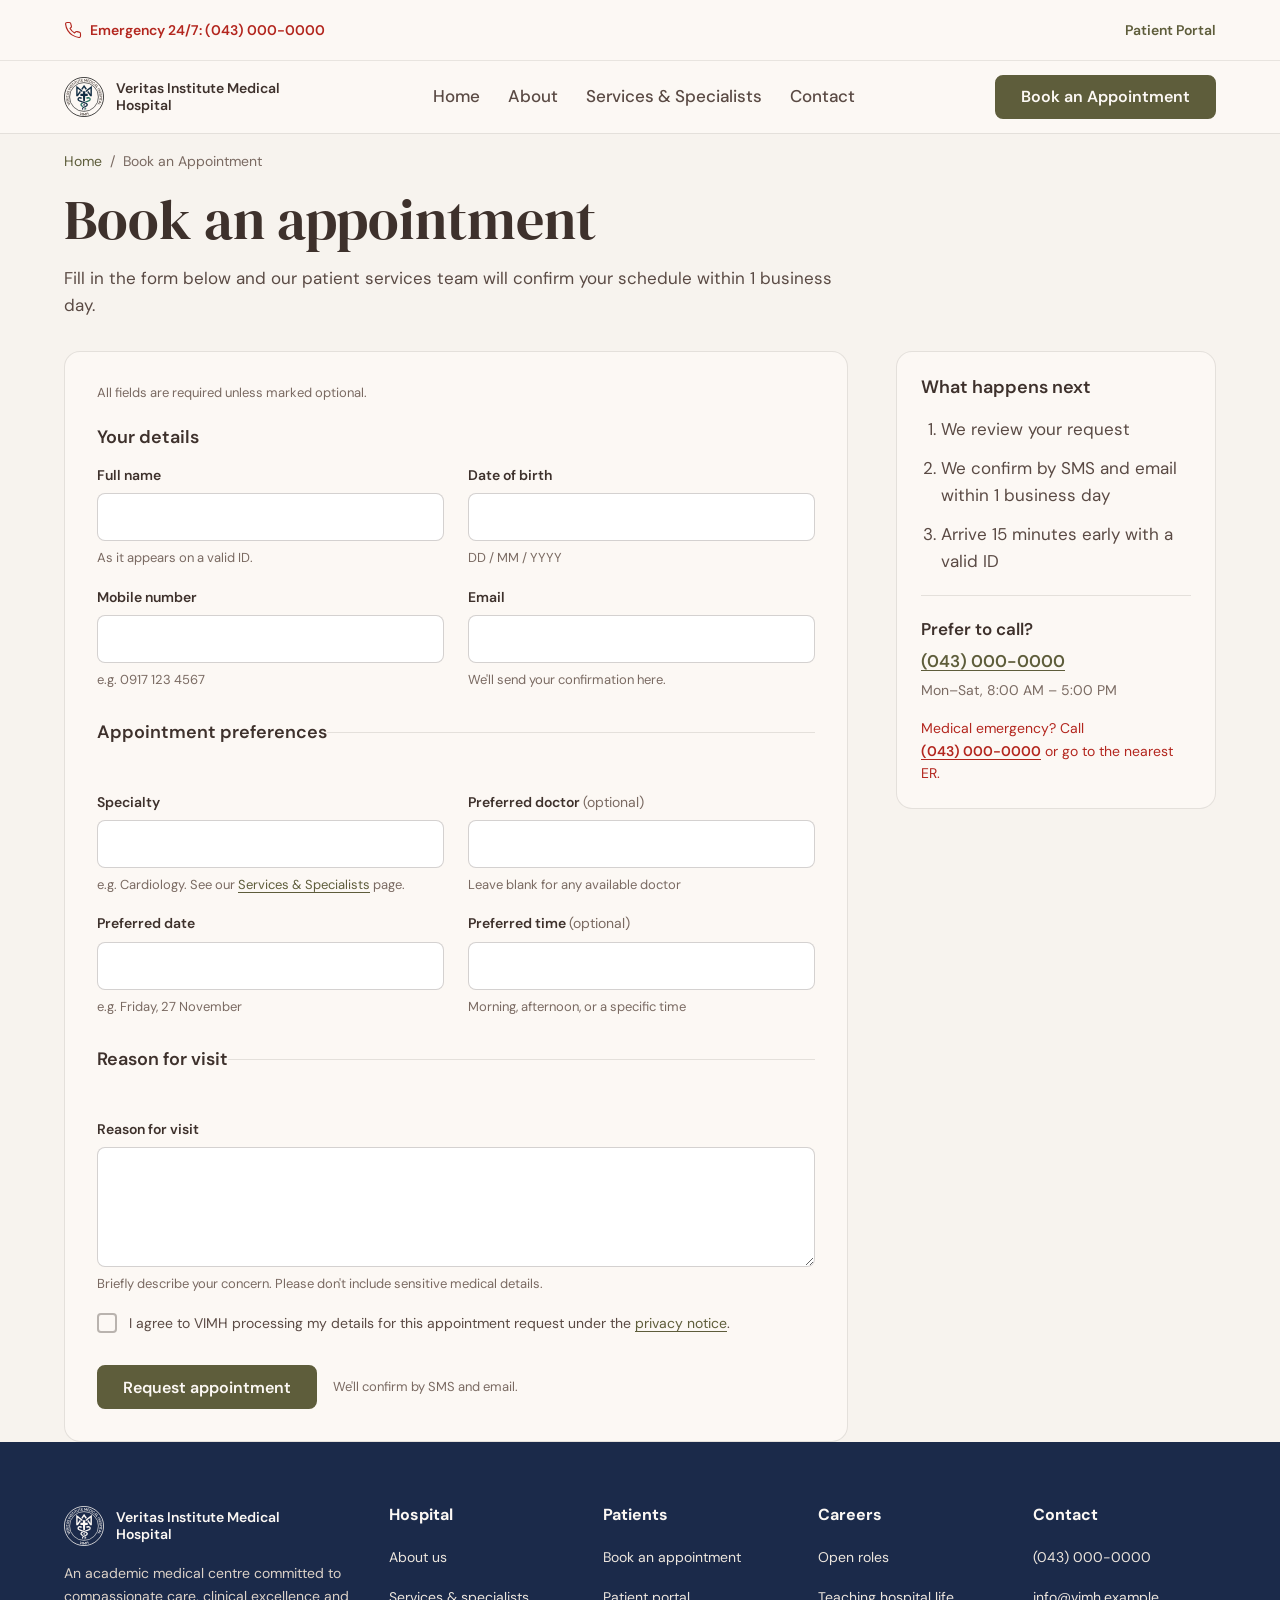
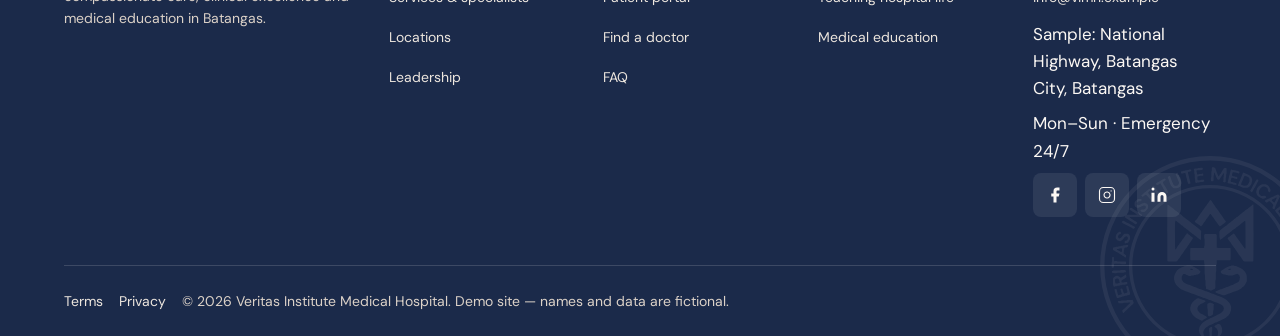
<file: book.html>
<!DOCTYPE html>
<html lang="en">
<head>
  <meta charset="UTF-8">
  <meta name="viewport" content="width=device-width, initial-scale=1">
  <title>Book an Appointment | Veritas Institute Medical Hospital</title>
  <meta name="description" content="Request a clinic appointment at Veritas Institute Medical Hospital. Patient services confirms your schedule within 1 business day.">
  <meta property="og:title" content="Book an Appointment | VIMH">
  <meta property="og:description" content="Request a visit with VIMH specialists. We confirm within 1 business day.">
  <meta property="og:type" content="website">
  <meta property="og:image" content="assets/logo-vimh-transparent.svg">
  <link rel="icon" href="assets/logo-vimh-transparent.svg" type="image/svg+xml">
  <link rel="preconnect" href="https://fonts.googleapis.com">
  <link rel="preconnect" href="https://fonts.gstatic.com" crossorigin>
  <link href="https://fonts.googleapis.com/css2?family=DM+Sans:ital,opsz,wght@0,9..40,400;0,9..40,500;0,9..40,600;0,9..40,700;1,9..40,400&family=DM+Serif+Display&display=swap" rel="stylesheet">
  <link rel="stylesheet" href="css/styles.css">
</head>
<body>
  <a class="skip-link" href="#main">Skip to main content</a>

  <div class="utility-bar">
    <div class="container utility-bar__inner">
      <a class="utility-bar__emergency" href="tel:+63430000000">
        <svg class="icon icon--sm" aria-hidden="true"><use href="#icon-phone"></use></svg>
        Emergency 24/7: (043) 000-0000
      </a>
      <a class="utility-bar__portal" href="portal.html">Patient Portal</a>
    </div>
  </div>

  <header class="site-header">
    <div class="container site-header__inner">
      <a class="brand" href="index.html">
        <img class="brand__logo" src="assets/logo-vimh-transparent.svg" width="40" height="40" alt="">
        <span class="brand__wordmark">Veritas Institute Medical Hospital</span>
        <span class="brand__short">VIMH</span>
      </a>
      <nav class="nav-primary" aria-label="Primary">
        <ul class="nav-primary__list">
          <li><a class="nav-primary__link" href="index.html">Home</a></li>
          <li><a class="nav-primary__link" href="about.html">About</a></li>
          <li><a class="nav-primary__link" href="services.html">Services &amp; Specialists</a></li>
          <li><a class="nav-primary__link" href="contact.html">Contact</a></li>
        </ul>
      </nav>
      <div class="header-actions">
        <button type="button" class="icon-btn header-search-toggle" aria-expanded="false" aria-controls="header-search" aria-label="Open search">
          <svg class="icon" aria-hidden="true"><use href="#icon-search"></use></svg>
        </button>
        <a class="btn btn--primary" href="book.html" aria-current="page">Book an Appointment</a>
        <button type="button" class="icon-btn menu-toggle" aria-expanded="false" aria-controls="nav-drawer" aria-label="Open menu">
          <svg class="icon" aria-hidden="true"><use href="#icon-menu"></use></svg>
        </button>
      </div>
    </div>
    <div id="header-search" class="header-search" hidden>
      <form class="header-search__form" action="services.html" method="get" role="search">
        <label class="sr-only" for="header-q">Search doctors, specialties or services</label>
        <input class="input" type="search" id="header-q" name="q" placeholder="Search doctors, specialties or services" autocomplete="off">
        <button class="btn btn--primary" type="submit">Search</button>
      </form>
    </div>
  </header>

  <div id="nav-drawer" class="nav-drawer" hidden>
    <div class="nav-drawer__backdrop" data-close-drawer></div>
    <div class="nav-drawer__panel" role="dialog" aria-modal="true" aria-label="Mobile navigation">
      <div class="nav-drawer__header">
        <span class="brand__short">VIMH</span>
        <button type="button" class="icon-btn" data-close-drawer aria-label="Close menu">
          <svg class="icon" aria-hidden="true"><use href="#icon-close"></use></svg>
        </button>
      </div>
      <nav aria-label="Mobile">
        <ul class="nav-drawer__list">
          <li><a class="nav-drawer__link" href="index.html">Home</a></li>
          <li><a class="nav-drawer__link" href="about.html">About</a></li>
          <li><a class="nav-drawer__link" href="services.html">Services &amp; Specialists</a></li>
          <li><a class="nav-drawer__link" href="contact.html">Contact</a></li>
          <li><a class="nav-drawer__link" href="portal.html">Patient Portal</a></li>
        </ul>
      </nav>
      <a class="btn btn--primary btn--block" href="book.html">Book an Appointment</a>
    </div>
  </div>

  <main id="main" class="page-main">
    <div class="container">
      <nav class="breadcrumb" aria-label="Breadcrumb">
        <ol>
          <li><a href="index.html">Home</a></li>
          <li><span aria-current="page">Book an Appointment</span></li>
        </ol>
      </nav>
      <header class="page-hero book-header">
        <h1>Book an appointment</h1>
        <p class="page-hero__lead">Fill in the form below and our patient services team will confirm your schedule within 1 business day.</p>
      </header>

      <div class="book-layout">
        <form class="book-card book-form" action="thanks.html" method="get">
          <p class="book-note">All fields are required unless marked optional.</p>

          <fieldset>
            <legend>Your details</legend>
            <div class="book-grid">
              <div class="book-field">
                <label for="full-name">Full name</label>
                <input class="input" type="text" id="full-name" name="name" autocomplete="name" required aria-describedby="full-name-hint">
                <p class="hint" id="full-name-hint">As it appears on a valid ID.</p>
              </div>
              <div class="book-field">
                <label for="birthdate">Date of birth</label>
                <input class="input" type="text" id="birthdate" name="birthdate" inputmode="numeric" autocomplete="bday" required aria-describedby="birthdate-hint">
                <p class="hint" id="birthdate-hint">DD / MM / YYYY</p>
              </div>
              <div class="book-field">
                <label for="mobile">Mobile number</label>
                <input class="input" type="tel" id="mobile" name="phone" autocomplete="tel" required aria-describedby="mobile-hint">
                <p class="hint" id="mobile-hint">e.g. 0917 123 4567</p>
              </div>
              <div class="book-field">
                <label for="email">Email</label>
                <input class="input" type="email" id="email" name="email" autocomplete="email" required aria-describedby="email-hint">
                <p class="hint" id="email-hint">We'll send your confirmation here.</p>
              </div>
            </div>
          </fieldset>

          <fieldset>
            <legend>Appointment preferences</legend>
            <div class="book-grid">
              <div class="book-field">
                <label for="specialty">Specialty</label>
                <input class="input" type="text" id="specialty" name="specialty" required aria-describedby="specialty-hint">
                <p class="hint" id="specialty-hint">e.g. Cardiology. See our <a href="services.html">Services &amp; Specialists</a> page.</p>
              </div>
              <div class="book-field">
                <label for="doctor">Preferred doctor <span class="hint">(optional)</span></label>
                <input class="input" type="text" id="doctor" name="doctor" aria-describedby="doctor-hint">
                <p class="hint" id="doctor-hint">Leave blank for any available doctor</p>
              </div>
              <div class="book-field">
                <label for="preferred-date">Preferred date</label>
                <input class="input" type="text" id="preferred-date" name="preferredDate" required aria-describedby="preferred-date-hint">
                <p class="hint" id="preferred-date-hint">e.g. Friday, 27 November</p>
              </div>
              <div class="book-field">
                <label for="preferred-time">Preferred time <span class="hint">(optional)</span></label>
                <input class="input" type="text" id="preferred-time" name="preferredTime" aria-describedby="preferred-time-hint">
                <p class="hint" id="preferred-time-hint">Morning, afternoon, or a specific time</p>
              </div>
            </div>
          </fieldset>

          <fieldset>
            <legend>Reason for visit</legend>
            <div class="book-field">
              <label for="reason">Reason for visit</label>
              <textarea class="textarea" id="reason" name="reason" required aria-describedby="reason-hint"></textarea>
              <p class="hint" id="reason-hint">Briefly describe your concern. Please don't include sensitive medical details.</p>
            </div>
            <div class="checkbox-field book-consent">
              <input type="checkbox" id="consent" name="consent" required>
              <label for="consent">I agree to VIMH processing my details for this appointment request under the <a href="privacy.html">privacy notice</a>.</label>
            </div>
          </fieldset>

          <div class="book-actions">
            <button class="btn btn--primary" type="submit">Request appointment</button>
            <p>We'll confirm by SMS and email.</p>
          </div>
        </form>

        <aside class="book-next" aria-labelledby="next-title">
          <h2 class="book-next__title" id="next-title">What happens next</h2>
          <ol>
            <li>We review your request</li>
            <li>We confirm by SMS and email within 1 business day</li>
            <li>Arrive 15 minutes early with a valid ID</li>
          </ol>
          <hr class="book-next__rule">
          <p class="book-next__label">Prefer to call?</p>
          <p class="book-next__phone"><a href="tel:+63430000000">(043) 000-0000</a></p>
          <p class="book-next__hours">Mon–Sat, 8:00 AM – 5:00 PM</p>
          <p class="book-next__alert">Medical emergency? Call <a href="tel:+63430000000">(043) 000-0000</a> or go to the nearest ER.</p>
        </aside>
      </div>
    </div>

  </main>

  <footer class="site-footer">
    <img class="site-footer__deco" src="assets/logo-vimh-reversed.svg" width="220" height="220" alt="" aria-hidden="true">
    <div class="container">
      <div class="site-footer__grid">
        <div class="site-footer__brand">
          <a class="brand" href="index.html">
            <img class="brand__logo" src="assets/logo-vimh-reversed.svg" width="40" height="40" alt="">
            <span class="brand__wordmark">Veritas Institute Medical Hospital</span>
          </a>
          <p>An academic medical centre committed to compassionate care, clinical excellence and medical education in Batangas.</p>
        </div>
        <div>
          <h3>Hospital</h3>
          <ul>
            <li><a href="about.html">About us</a></li>
            <li><a href="services.html">Services &amp; specialists</a></li>
            <li><a href="about.html#locations">Locations</a></li>
            <li><a href="about.html#leadership">Leadership</a></li>
          </ul>
        </div>
        <div>
          <h3>Patients</h3>
          <ul>
            <li><a href="book.html">Book an appointment</a></li>
            <li><a href="portal.html">Patient portal</a></li>
            <li><a href="services.html#doctors">Find a doctor</a></li>
            <li><a href="contact.html#faq">FAQ</a></li>
          </ul>
        </div>
        <div>
          <h3>Careers</h3>
          <ul>
            <li><a href="contact.html?topic=careers">Open roles</a></li>
            <li><a href="about.html">Teaching hospital life</a></li>
            <li><a href="contact.html">Medical education</a></li>
          </ul>
        </div>
        <div>
          <h3>Contact</h3>
          <ul>
            <li><a href="tel:+63430000000">(043) 000-0000</a></li>
            <li><a href="mailto:info@vimh.example">info@vimh.example</a></li>
            <li><address>Sample: National Highway, Batangas City, Batangas</address></li>
            <li>Mon–Sun · Emergency 24/7</li>
          </ul>
          <div class="social-links" aria-label="Social media">
            <a href="#" aria-label="Facebook"><svg class="icon icon--sm" aria-hidden="true"><use href="#icon-facebook"></use></svg></a>
            <a href="#" aria-label="Instagram"><svg class="icon icon--sm" aria-hidden="true"><use href="#icon-instagram"></use></svg></a>
            <a href="#" aria-label="LinkedIn"><svg class="icon icon--sm" aria-hidden="true"><use href="#icon-linkedin"></use></svg></a>
          </div>
        </div>
      </div>
      <div class="site-footer__meta">
        <div class="site-footer__legal">
          <a href="#">Terms</a>
          <a href="#">Privacy</a>
          <span>© <span data-year>2026</span> Veritas Institute Medical Hospital. Demo site — names and data are fictional.</span>
        </div>
      </div>
    </div>
  </footer>

  <svg xmlns="http://www.w3.org/2000/svg" style="display:none" aria-hidden="true">
    <symbol id="icon-phone" viewBox="0 0 24 24" fill="none" stroke="currentColor" stroke-width="1.5" stroke-linecap="round" stroke-linejoin="round"><path d="M22 16.92v3a2 2 0 0 1-2.18 2 19.79 19.79 0 0 1-8.63-3.07 19.5 19.5 0 0 1-6-6 19.79 19.79 0 0 1-3.07-8.67A2 2 0 0 1 4.11 2h3a2 2 0 0 1 2 1.72c.127.96.361 1.903.7 2.81a2 2 0 0 1-.45 2.11L8.09 9.91a16 16 0 0 0 6 6l1.27-1.27a2 2 0 0 1 2.11-.45c.907.339 1.85.573 2.81.7A2 2 0 0 1 22 16.92z"/></symbol>
    <symbol id="icon-search" viewBox="0 0 24 24" fill="none" stroke="currentColor" stroke-width="1.5" stroke-linecap="round" stroke-linejoin="round"><circle cx="11" cy="11" r="8"/><path d="m21 21-4.3-4.3"/></symbol>
    <symbol id="icon-menu" viewBox="0 0 24 24" fill="none" stroke="currentColor" stroke-width="1.5" stroke-linecap="round" stroke-linejoin="round"><path d="M4 5h16M4 12h16M4 19h16"/></symbol>
    <symbol id="icon-close" viewBox="0 0 24 24" fill="none" stroke="currentColor" stroke-width="1.5" stroke-linecap="round" stroke-linejoin="round"><path d="M18 6 6 18M6 6l12 12"/></symbol>
    <symbol id="icon-check" viewBox="0 0 24 24" fill="none" stroke="currentColor" stroke-width="1.5" stroke-linecap="round" stroke-linejoin="round"><path d="M20 6 9 17l-5-5"/></symbol>
    <symbol id="icon-facebook" viewBox="0 0 24 24" fill="currentColor" stroke="none"><path d="M18 2h-3a5 5 0 0 0-5 5v3H7v4h3v8h4v-8h3l1-4h-4V7a1 1 0 0 1 1-1h3z"/></symbol>
    <symbol id="icon-instagram" viewBox="0 0 24 24" fill="none" stroke="currentColor" stroke-width="1.5" stroke-linecap="round" stroke-linejoin="round"><rect x="2" y="2" width="20" height="20" rx="5"/><path d="M16 11.37A4 4 0 1 1 12.63 8 4 4 0 0 1 16 11.37z"/><path d="M17.5 6.5h.01"/></symbol>
    <symbol id="icon-linkedin" viewBox="0 0 24 24" fill="currentColor" stroke="none"><path d="M16 8a6 6 0 0 1 6 6v7h-4v-7a2 2 0 0 0-4 0v7h-4v-7a6 6 0 0 1 6-6z"/><rect x="2" y="9" width="4" height="12"/><circle cx="4" cy="4" r="2"/></symbol>
  </svg>
</body>
</html>
</file>
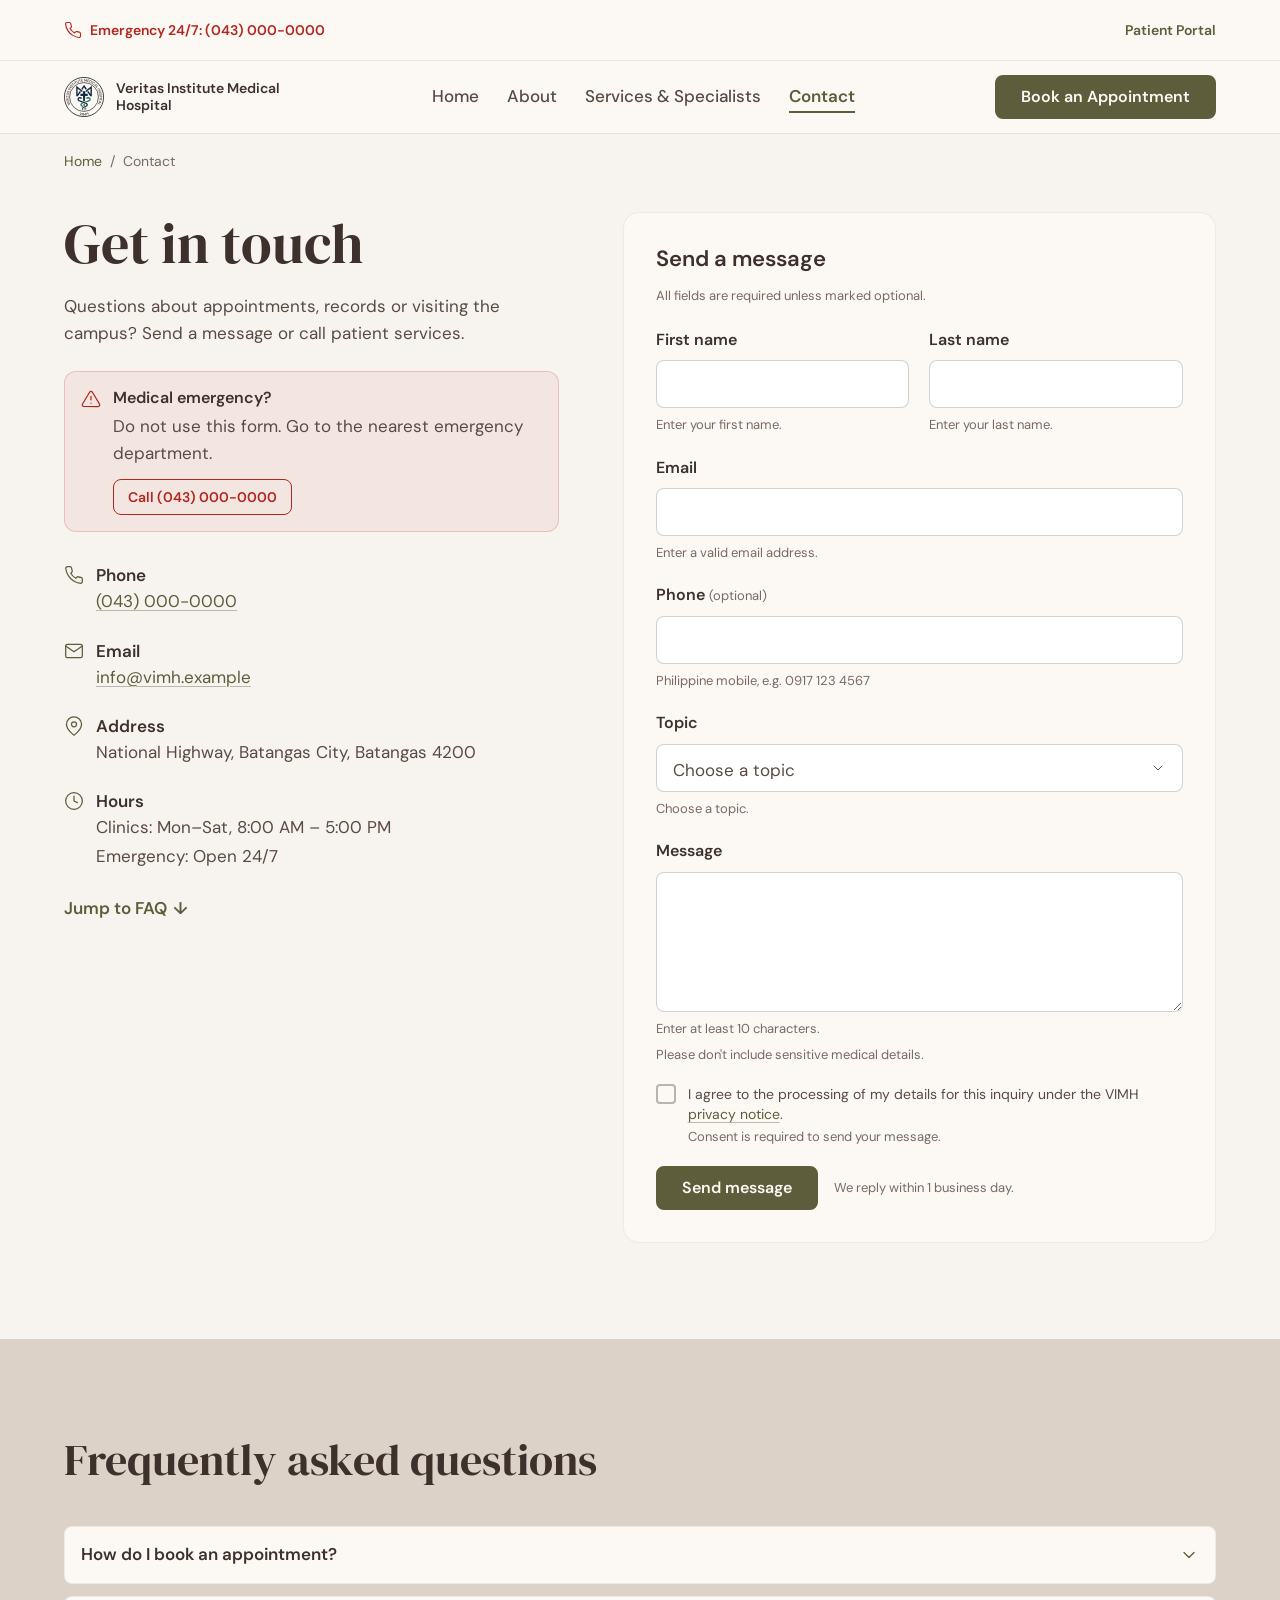
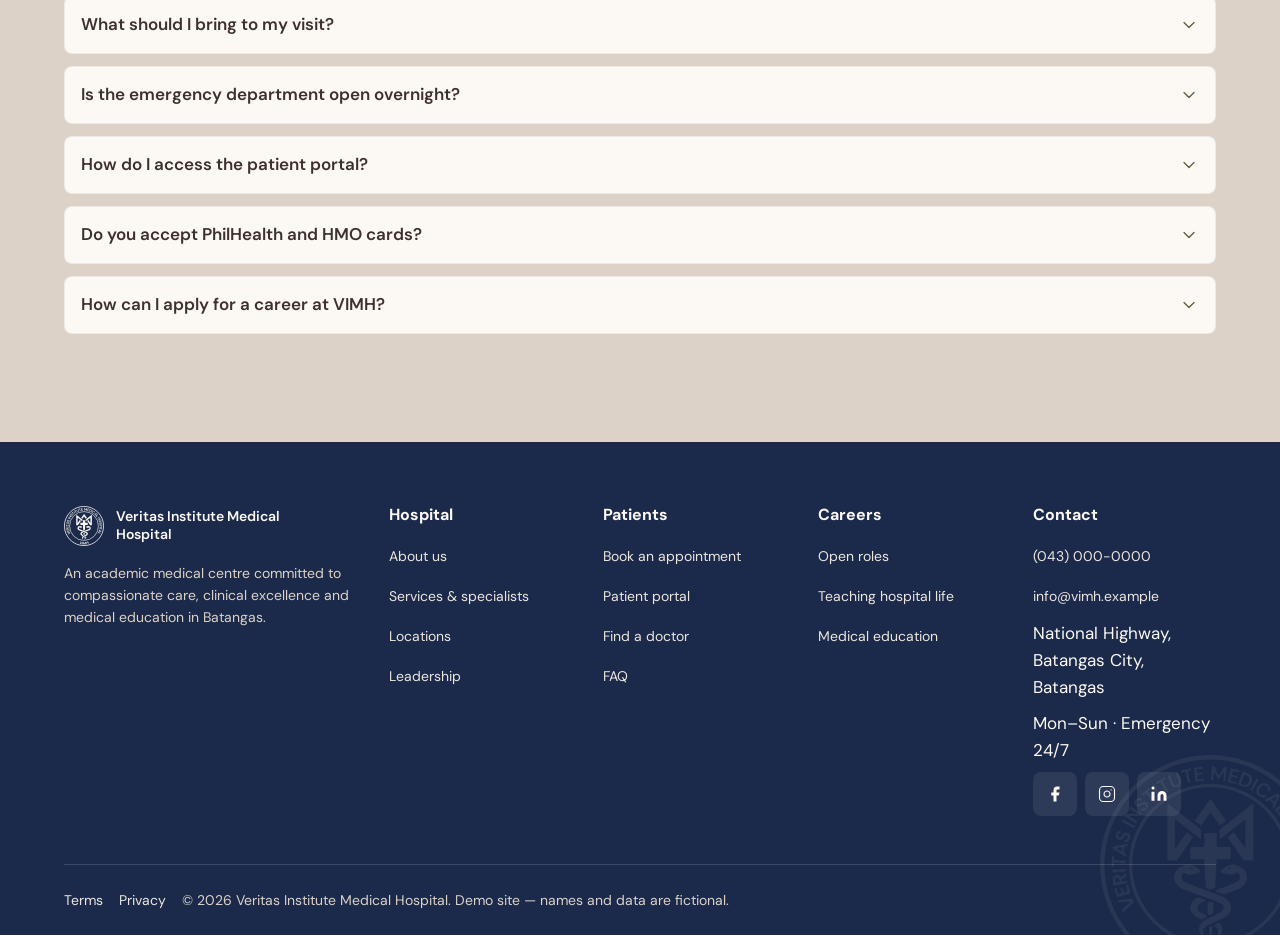
<file: contact.html>
<!DOCTYPE html>
<html lang="en">
<head>
  <meta charset="UTF-8">
  <meta name="viewport" content="width=device-width, initial-scale=1">
  <title>Contact &amp; FAQ | Veritas Institute Medical Hospital</title>
  <meta name="description" content="Contact Veritas Institute Medical Hospital for appointments, general inquiries and patient services. View hours, address and frequently asked questions.">
  <meta property="og:title" content="Contact VIMH">
  <meta property="og:description" content="Get in touch with Veritas Institute Medical Hospital—phone, email, address and FAQ.">
  <meta property="og:type" content="website">
  <meta property="og:image" content="assets/logo-vimh-transparent.svg">
  <link rel="icon" href="assets/logo-vimh-transparent.svg" type="image/svg+xml">
  <link rel="preconnect" href="https://fonts.googleapis.com">
  <link rel="preconnect" href="https://fonts.gstatic.com" crossorigin>
  <link href="https://fonts.googleapis.com/css2?family=DM+Sans:ital,opsz,wght@0,9..40,400;0,9..40,500;0,9..40,600;0,9..40,700;1,9..40,400&family=DM+Serif+Display&display=swap" rel="stylesheet">
  <link rel="stylesheet" href="css/styles.css">
</head>
<body>
  <a class="skip-link" href="#main">Skip to main content</a>

  <div class="utility-bar">
    <div class="container utility-bar__inner">
      <a class="utility-bar__emergency" href="tel:+63430000000">
        <svg class="icon icon--sm" aria-hidden="true"><use href="#icon-phone"></use></svg>
        Emergency 24/7: (043) 000-0000
      </a>
      <a class="utility-bar__portal" href="portal.html">Patient Portal</a>
    </div>
  </div>

  <header class="site-header">
    <div class="container site-header__inner">
      <a class="brand" href="index.html">
        <img class="brand__logo" src="assets/logo-vimh-transparent.svg" width="40" height="40" alt="">
        <span class="brand__wordmark">Veritas Institute Medical Hospital</span>
        <span class="brand__short">VIMH</span>
      </a>
      <nav class="nav-primary" aria-label="Primary">
        <ul class="nav-primary__list">
          <li><a class="nav-primary__link" href="index.html">Home</a></li>
          <li><a class="nav-primary__link" href="about.html">About</a></li>
          <li><a class="nav-primary__link" href="services.html">Services &amp; Specialists</a></li>
          <li><a class="nav-primary__link" href="contact.html" aria-current="page">Contact</a></li>
        </ul>
      </nav>
      <div class="header-actions">
        <button type="button" class="icon-btn header-search-toggle" aria-expanded="false" aria-controls="header-search" aria-label="Open search">
          <svg class="icon" aria-hidden="true"><use href="#icon-search"></use></svg>
        </button>
        <a class="btn btn--primary" href="book.html">Book an Appointment</a>
        <button type="button" class="icon-btn menu-toggle" aria-expanded="false" aria-controls="nav-drawer" aria-label="Open menu">
          <svg class="icon" aria-hidden="true"><use href="#icon-menu"></use></svg>
        </button>
      </div>
    </div>
    <div id="header-search" class="header-search" hidden>
      <form class="header-search__form" action="services.html" method="get" role="search">
        <label class="sr-only" for="header-q">Search doctors, specialties or services</label>
        <input class="input" type="search" id="header-q" name="q" placeholder="Search doctors, specialties or services" autocomplete="off">
        <button class="btn btn--primary" type="submit">Search</button>
      </form>
    </div>
  </header>

  <div id="nav-drawer" class="nav-drawer" hidden>
    <div class="nav-drawer__backdrop" data-close-drawer></div>
    <div class="nav-drawer__panel" role="dialog" aria-modal="true" aria-label="Mobile navigation">
      <div class="nav-drawer__header">
        <span class="brand__short">VIMH</span>
        <button type="button" class="icon-btn" data-close-drawer aria-label="Close menu">
          <svg class="icon" aria-hidden="true"><use href="#icon-close"></use></svg>
        </button>
      </div>
      <nav aria-label="Mobile">
        <ul class="nav-drawer__list">
          <li><a class="nav-drawer__link" href="index.html">Home</a></li>
          <li><a class="nav-drawer__link" href="about.html">About</a></li>
          <li><a class="nav-drawer__link" href="services.html">Services &amp; Specialists</a></li>
          <li><a class="nav-drawer__link" href="contact.html" aria-current="page">Contact</a></li>
          <li><a class="nav-drawer__link" href="portal.html">Patient Portal</a></li>
        </ul>
      </nav>
      <a class="btn btn--primary btn--block" href="book.html">Book an Appointment</a>
    </div>
  </div>

  <main id="main" class="page-main">
    <div class="container">
      <nav class="breadcrumb" aria-label="Breadcrumb">
        <ol>
          <li><a href="index.html">Home</a></li>
          <li><span aria-current="page">Contact</span></li>
        </ol>
      </nav>
    </div>

    <section class="section" style="padding-top:24px">
      <div class="container contact-layout">
        <div class="contact-info">
          <h1>Get in touch</h1>
          <p class="page-hero__lead">Questions about appointments, records or visiting the campus? Send a message or call patient services.</p>

          <div class="emergency-callout" role="note">
            <svg class="icon emergency-callout__icon" aria-hidden="true"><use href="#icon-alert"></use></svg>
            <div>
              <p class="emergency-callout__title">Medical emergency?</p>
              <p class="emergency-callout__text">Do not use this form. Go to the nearest emergency department.</p>
              <a class="emergency-callout__call" href="tel:+63430000000">Call (043) 000-0000</a>
            </div>
          </div>

          <ul class="contact-list">
            <li>
              <svg class="icon" aria-hidden="true"><use href="#icon-phone"></use></svg>
              <div class="contact-list__body">
                <span class="contact-list__label">Phone</span>
                <a href="tel:+63430000000">(043) 000-0000</a>
              </div>
            </li>
            <li>
              <svg class="icon" aria-hidden="true"><use href="#icon-mail"></use></svg>
              <div class="contact-list__body">
                <span class="contact-list__label">Email</span>
                <a href="mailto:info@vimh.example">info@vimh.example</a>
              </div>
            </li>
            <li>
              <svg class="icon" aria-hidden="true"><use href="#icon-map"></use></svg>
              <div class="contact-list__body">
                <span class="contact-list__label">Address</span>
                <address>National Highway, Batangas City, Batangas 4200</address>
              </div>
            </li>
            <li>
              <svg class="icon" aria-hidden="true"><use href="#icon-clock"></use></svg>
              <div class="contact-list__body">
                <span class="contact-list__label">Hours</span>
                <p class="contact-list__value">Clinics: Mon–Sat, 8:00 AM – 5:00 PM</p>
                <p class="contact-list__value">Emergency: Open 24/7</p>
              </div>
            </li>
          </ul>
          <a class="contact-faq-jump" href="#faq">Jump to FAQ <span aria-hidden="true">↓</span></a>
        </div>

        <div class="contact-form-card">
          <h2 class="contact-form-card__title">Send a message</h2>
          <form class="contact-form" id="contact-form" action="thanks.html" method="get">
            <p class="contact-form__note">All fields are required unless marked optional.</p>
            <div class="grid grid-2">
              <div class="form-field">
                <label for="first-name">First name</label>
                <input class="input" type="text" id="first-name" name="firstName" autocomplete="given-name" required aria-describedby="first-name-hint">
                <p class="hint" id="first-name-hint">Enter your first name.</p>
              </div>
              <div class="form-field">
                <label for="last-name">Last name</label>
                <input class="input" type="text" id="last-name" name="lastName" autocomplete="family-name" required aria-describedby="last-name-hint">
                <p class="hint" id="last-name-hint">Enter your last name.</p>
              </div>
            </div>
            <div class="form-field">
              <label for="email">Email</label>
              <input class="input" type="email" id="email" name="email" autocomplete="email" required aria-describedby="email-hint">
              <p class="hint" id="email-hint">Enter a valid email address.</p>
            </div>
            <div class="form-field">
              <label for="phone">Phone <span class="hint">(optional)</span></label>
              <input class="input" type="tel" id="phone" name="phone" autocomplete="tel" inputmode="tel" aria-describedby="phone-hint">
              <p class="hint" id="phone-hint">Philippine mobile, e.g. 0917 123 4567</p>
            </div>
            <div class="form-field">
              <label for="topic">Topic</label>
              <select class="select" id="topic" name="topic" required aria-describedby="topic-hint">
                <option value="" disabled selected>Choose a topic</option>
                <option value="appointments">Appointments</option>
                <option value="records">Medical records</option>
                <option value="billing">Billing &amp; insurance</option>
                <option value="visiting">Visiting the campus</option>
                <option value="feedback">Feedback</option>
                <option value="careers">Careers</option>
                <option value="other">Other</option>
              </select>
              <p class="hint" id="topic-hint">Choose a topic.</p>
            </div>
            <div class="form-field">
              <label for="message">Message</label>
              <textarea class="textarea" id="message" name="message" required minlength="10" aria-describedby="message-hint message-privacy"></textarea>
              <p class="hint" id="message-hint">Enter at least 10 characters.</p>
              <p class="hint" id="message-privacy">Please don't include sensitive medical details.</p>
            </div>
            <div class="checkbox-field form-field">
              <input type="checkbox" id="privacy" name="privacy" required aria-describedby="privacy-hint">
              <p class="hint" id="privacy-hint">Consent is required to send your message.</p>
              <label for="privacy">I agree to the processing of my details for this inquiry under the VIMH <a href="privacy.html">privacy notice</a>.</label>
            </div>
            <div class="contact-form__actions">
              <button class="btn btn--primary" type="submit">Send message</button>
              <p class="contact-form__reply">We reply within 1 business day.</p>
            </div>
          </form>
        </div>
      </div>
    </section>

    <section class="section section--alt" id="faq" aria-labelledby="faq-heading">
      <div class="container">
        <div class="section__header">
          <h2 id="faq-heading">Frequently asked questions</h2>
        </div>
        <div class="faq">
          <details>
            <summary>How do I book an appointment? <svg class="faq__chevron icon" aria-hidden="true"><use href="#icon-chevron"></use></svg></summary>
            <p>Use our online booking form, call patient services at <a href="tel:+63430000000">(043) 000-0000</a>, or ask at the outpatient desk. You can request a specific doctor or the next available clinician in a specialty.</p>
          </details>
          <details>
            <summary>What should I bring to my visit? <svg class="faq__chevron icon" aria-hidden="true"><use href="#icon-chevron"></use></svg></summary>
            <p>Bring a valid ID, any referral letters, a list of current medications and your PhilHealth or HMO card if applicable. Arrive 15 minutes early for registration.</p>
          </details>
          <details>
            <summary>Is the emergency department open overnight? <svg class="faq__chevron icon" aria-hidden="true"><use href="#icon-chevron"></use></svg></summary>
            <p>Yes. Emergency care is available 24 hours a day, every day. For life-threatening emergencies, call <a href="tel:+63430000000">(043) 000-0000</a> or go directly to the ED entrance.</p>
          </details>
          <details>
            <summary>How do I access the patient portal? <svg class="faq__chevron icon" aria-hidden="true"><use href="#icon-chevron"></use></svg></summary>
            <p>Enrolment is offered at registration desks after your first visit. Once activated, you can view appointments, results and prescriptions online.</p>
          </details>
          <details>
            <summary>Do you accept PhilHealth and HMO cards? <svg class="faq__chevron icon" aria-hidden="true"><use href="#icon-chevron"></use></svg></summary>
            <p>Yes for many services, subject to coverage rules. Confirm benefits with your provider and our billing desk before elective procedures.</p>
          </details>
          <details>
            <summary>How can I apply for a career at VIMH? <svg class="faq__chevron icon" aria-hidden="true"><use href="#icon-chevron"></use></svg></summary>
            <p>Select “Careers” in the contact form topic, or email hr@vimh.example with your CV. Clinical and academic openings are posted periodically.</p>
          </details>
        </div>
      </div>
    </section>
  </main>

  <footer class="site-footer">
    <img class="site-footer__deco" src="assets/logo-vimh-reversed.svg" width="220" height="220" alt="" aria-hidden="true">
    <div class="container">
      <div class="site-footer__grid">
        <div class="site-footer__brand">
          <a class="brand" href="index.html">
            <img class="brand__logo" src="assets/logo-vimh-reversed.svg" width="40" height="40" alt="">
            <span class="brand__wordmark">Veritas Institute Medical Hospital</span>
          </a>
          <p>An academic medical centre committed to compassionate care, clinical excellence and medical education in Batangas.</p>
        </div>
        <div>
          <h3>Hospital</h3>
          <ul>
            <li><a href="about.html">About us</a></li>
            <li><a href="services.html">Services &amp; specialists</a></li>
            <li><a href="about.html#locations">Locations</a></li>
            <li><a href="about.html#leadership">Leadership</a></li>
          </ul>
        </div>
        <div>
          <h3>Patients</h3>
          <ul>
            <li><a href="book.html">Book an appointment</a></li>
            <li><a href="portal.html">Patient portal</a></li>
            <li><a href="services.html#doctors">Find a doctor</a></li>
            <li><a href="contact.html#faq">FAQ</a></li>
          </ul>
        </div>
        <div>
          <h3>Careers</h3>
          <ul>
            <li><a href="contact.html?topic=careers">Open roles</a></li>
            <li><a href="about.html">Teaching hospital life</a></li>
            <li><a href="contact.html">Medical education</a></li>
          </ul>
        </div>
        <div>
          <h3>Contact</h3>
          <ul>
            <li><a href="tel:+63430000000">(043) 000-0000</a></li>
            <li><a href="mailto:info@vimh.example">info@vimh.example</a></li>
            <li><address>National Highway, Batangas City, Batangas</address></li>
            <li>Mon–Sun · Emergency 24/7</li>
          </ul>
          <div class="social-links" aria-label="Social media">
            <a href="#" aria-label="Facebook"><svg class="icon icon--sm" aria-hidden="true"><use href="#icon-facebook"></use></svg></a>
            <a href="#" aria-label="Instagram"><svg class="icon icon--sm" aria-hidden="true"><use href="#icon-instagram"></use></svg></a>
            <a href="#" aria-label="LinkedIn"><svg class="icon icon--sm" aria-hidden="true"><use href="#icon-linkedin"></use></svg></a>
          </div>
        </div>
      </div>
      <div class="site-footer__meta">
        <div class="site-footer__legal">
          <a href="#">Terms</a>
          <a href="#">Privacy</a>
          <span>© <span data-year>2026</span> Veritas Institute Medical Hospital. Demo site — names and data are fictional.</span>
        </div>
      </div>
    </div>
  </footer>

  <svg xmlns="http://www.w3.org/2000/svg" style="display:none" aria-hidden="true">
    <symbol id="icon-alert" viewBox="0 0 24 24" fill="none" stroke="currentColor" stroke-width="1.5" stroke-linecap="round" stroke-linejoin="round"><path d="M10.29 3.86 1.82 18a2 2 0 0 0 1.71 3h16.94a2 2 0 0 0 1.71-3L13.71 3.86a2 2 0 0 0-3.42 0z"/><path d="M12 9v4"/><path d="M12 17h.01"/></symbol>
    <symbol id="icon-phone" viewBox="0 0 24 24" fill="none" stroke="currentColor" stroke-width="1.5" stroke-linecap="round" stroke-linejoin="round"><path d="M22 16.92v3a2 2 0 0 1-2.18 2 19.79 19.79 0 0 1-8.63-3.07 19.5 19.5 0 0 1-6-6 19.79 19.79 0 0 1-3.07-8.67A2 2 0 0 1 4.11 2h3a2 2 0 0 1 2 1.72c.127.96.361 1.903.7 2.81a2 2 0 0 1-.45 2.11L8.09 9.91a16 16 0 0 0 6 6l1.27-1.27a2 2 0 0 1 2.11-.45c.907.339 1.85.573 2.81.7A2 2 0 0 1 22 16.92z"/></symbol>
    <symbol id="icon-search" viewBox="0 0 24 24" fill="none" stroke="currentColor" stroke-width="1.5" stroke-linecap="round" stroke-linejoin="round"><circle cx="11" cy="11" r="8"/><path d="m21 21-4.3-4.3"/></symbol>
    <symbol id="icon-menu" viewBox="0 0 24 24" fill="none" stroke="currentColor" stroke-width="1.5" stroke-linecap="round" stroke-linejoin="round"><path d="M4 5h16M4 12h16M4 19h16"/></symbol>
    <symbol id="icon-close" viewBox="0 0 24 24" fill="none" stroke="currentColor" stroke-width="1.5" stroke-linecap="round" stroke-linejoin="round"><path d="M18 6 6 18M6 6l12 12"/></symbol>
    <symbol id="icon-arrow" viewBox="0 0 24 24" fill="none" stroke="currentColor" stroke-width="1.5" stroke-linecap="round" stroke-linejoin="round"><path d="M5 12h14M13 6l6 6-6 6"/></symbol>
    <symbol id="icon-chevron" viewBox="0 0 24 24" fill="none" stroke="currentColor" stroke-width="1.5" stroke-linecap="round" stroke-linejoin="round"><path d="m6 9 6 6 6-6"/></symbol>
    <symbol id="icon-mail" viewBox="0 0 24 24" fill="none" stroke="currentColor" stroke-width="1.5" stroke-linecap="round" stroke-linejoin="round"><path d="M4 4h16c1.1 0 2 .9 2 2v12c0 1.1-.9 2-2 2H4c-1.1 0-2-.9-2-2V6c0-1.1.9-2 2-2z"/><path d="m22 6-10 7L2 6"/></symbol>
    <symbol id="icon-map" viewBox="0 0 24 24" fill="none" stroke="currentColor" stroke-width="1.5" stroke-linecap="round" stroke-linejoin="round"><path d="M21 10c0 7-9 13-9 13s-9-6-9-13a9 9 0 0 1 18 0z"/><circle cx="12" cy="10" r="3"/></symbol>
    <symbol id="icon-clock" viewBox="0 0 24 24" fill="none" stroke="currentColor" stroke-width="1.5" stroke-linecap="round" stroke-linejoin="round"><circle cx="12" cy="12" r="10"/><path d="M12 6v6l4 2"/></symbol>
    <symbol id="icon-facebook" viewBox="0 0 24 24" fill="currentColor" stroke="none"><path d="M18 2h-3a5 5 0 0 0-5 5v3H7v4h3v8h4v-8h3l1-4h-4V7a1 1 0 0 1 1-1h3z"/></symbol>
    <symbol id="icon-instagram" viewBox="0 0 24 24" fill="none" stroke="currentColor" stroke-width="1.5" stroke-linecap="round" stroke-linejoin="round"><rect x="2" y="2" width="20" height="20" rx="5"/><path d="M16 11.37A4 4 0 1 1 12.63 8 4 4 0 0 1 16 11.37z"/><path d="M17.5 6.5h.01"/></symbol>
    <symbol id="icon-linkedin" viewBox="0 0 24 24" fill="currentColor" stroke="none"><path d="M16 8a6 6 0 0 1 6 6v7h-4v-7a2 2 0 0 0-4 0v7h-4v-7a6 6 0 0 1 6-6z"/><rect x="2" y="9" width="4" height="12"/><circle cx="4" cy="4" r="2"/></symbol>
  </svg>
  <div class="toast-region" id="toast-region" aria-live="polite" aria-relevant="additions"></div>
  <script src="js/main.js" defer></script>
</body>
</html>
</file>
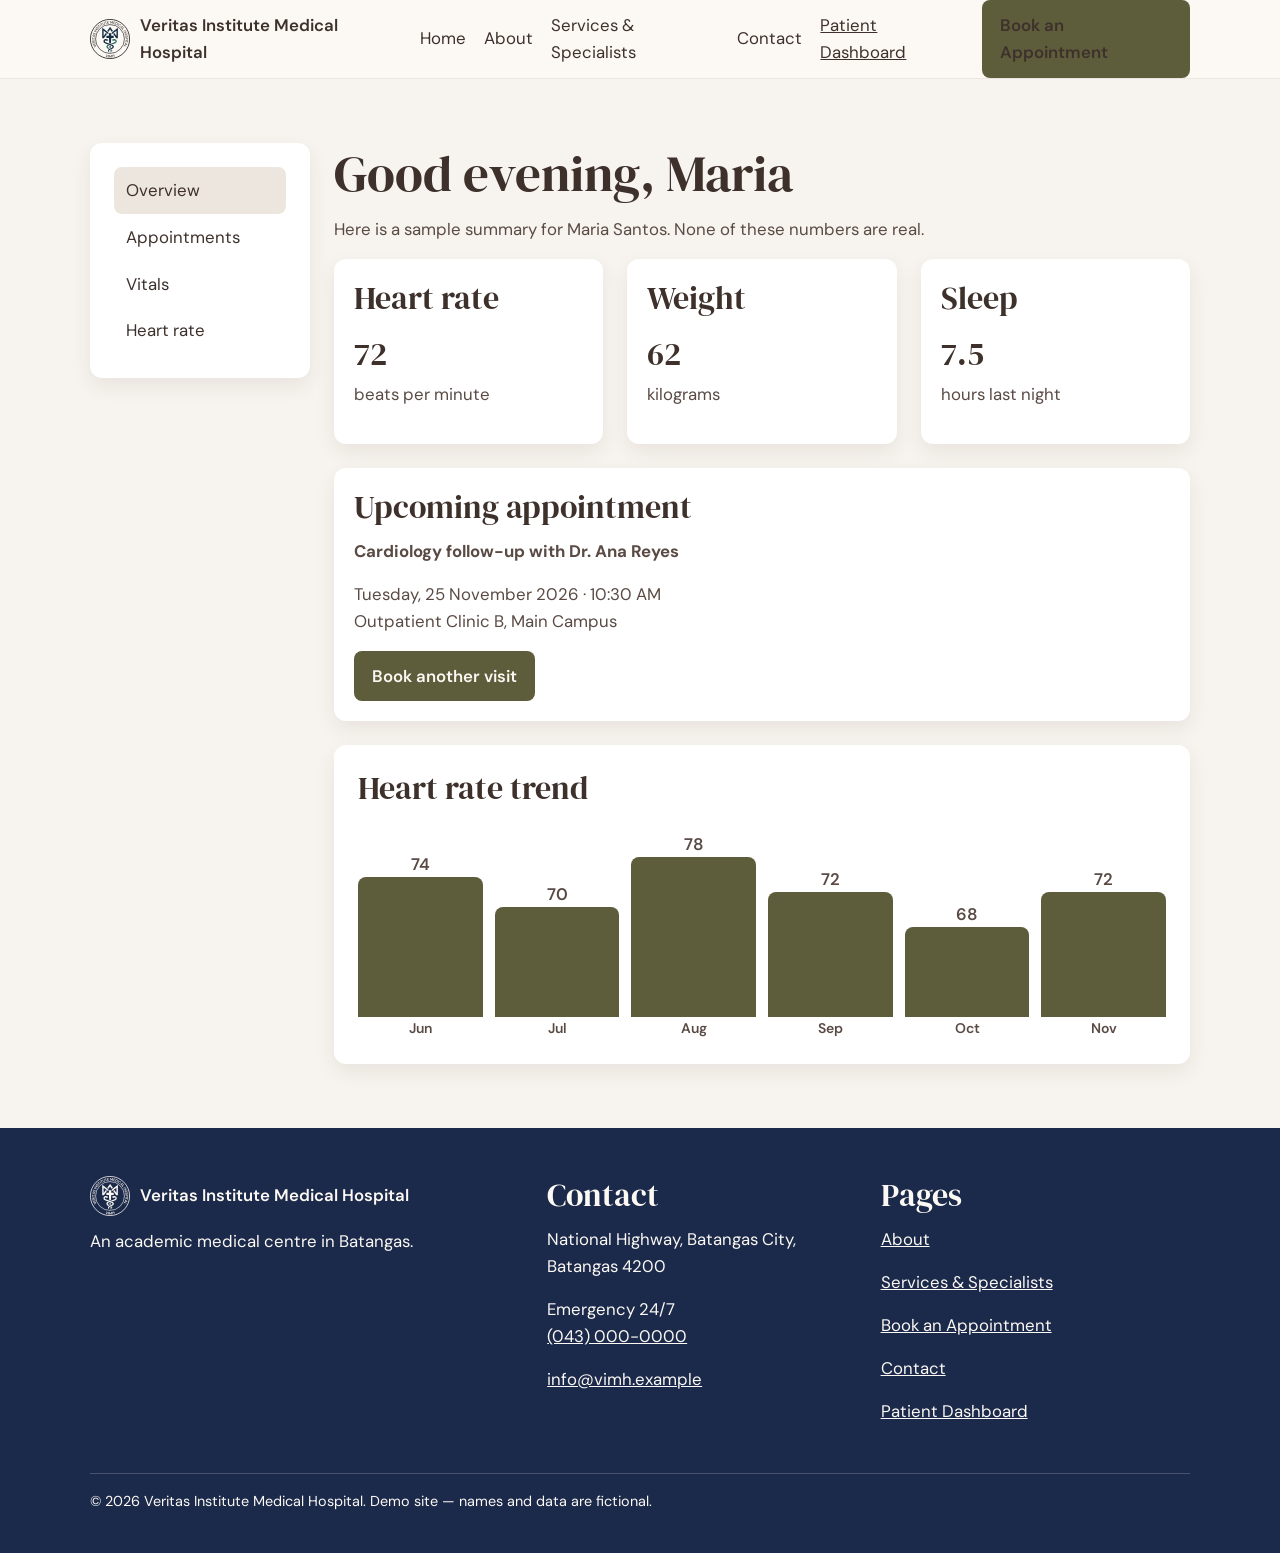
<file: dashboard.html>
<!DOCTYPE html>
<html lang="en">
<head>
  <meta charset="UTF-8">
  <meta name="viewport" content="width=device-width, initial-scale=1">
  <title>Patient Dashboard | Veritas Institute Medical Hospital</title>
  <meta name="description" content="Sample patient dashboard for Veritas Institute Medical Hospital, with vitals and an upcoming appointment.">
  <link rel="icon" href="assets/logo-vimh-transparent.svg" type="image/svg+xml">
  <link rel="preconnect" href="https://fonts.googleapis.com">
  <link rel="preconnect" href="https://fonts.gstatic.com" crossorigin>
  <link href="https://fonts.googleapis.com/css2?family=DM+Sans:wght@400;600;700&family=DM+Serif+Display&display=swap" rel="stylesheet">
  <link rel="stylesheet" href="style.css">
</head>
<body>
  <a class="skip" href="#main">Skip to main content</a>

  <header class="header">
    <div class="wrap header-inner">
      <a class="logo" href="index.html">
        <img src="assets/logo-vimh-transparent.svg" width="40" height="40" alt="">
        <span class="name-short">VIMH</span>
        <span class="name-full">Veritas Institute Medical Hospital</span>
      </a>
      <button class="menu-button" type="button" aria-expanded="false" aria-controls="site-nav">Menu</button>
      <nav class="nav" id="site-nav" aria-label="Primary">
        <a href="index.html">Home</a>
        <a href="about.html">About</a>
        <a href="services.html">Services &amp; Specialists</a>
        <a href="contact.html">Contact</a>
        <a href="dashboard.html" aria-current="page">Patient Dashboard</a>
        <a class="btn" href="book.html">Book an Appointment</a>
      </nav>
    </div>
  </header>

  <main id="main">
    <section class="section">
      <div class="wrap dash">
        <aside class="side" aria-label="Patient menu">
          <a href="#overview" aria-current="page">Overview</a>
          <a href="#appointments">Appointments</a>
          <a href="#vitals">Vitals</a>
          <a href="#heart-rate">Heart rate</a>
        </aside>

        <div>
          <h1 id="overview">Good evening, Maria</h1>
          <p>Here is a sample summary for Maria Santos. None of these numbers are real.</p>

          <div class="grid-3" id="vitals">
            <article class="card pad stat">
              <h2>Heart rate</h2>
              <strong>72</strong>
              <p>beats per minute</p>
            </article>
            <article class="card pad stat">
              <h2>Weight</h2>
              <strong>62</strong>
              <p>kilograms</p>
            </article>
            <article class="card pad stat">
              <h2>Sleep</h2>
              <strong>7.5</strong>
              <p>hours last night</p>
            </article>
          </div>

          <article class="card pad" id="appointments" style="margin-top: 24px">
            <h2>Upcoming appointment</h2>
            <p><strong>Cardiology follow-up with Dr. Ana Reyes</strong></p>
            <p>Tuesday, 25 November 2026 · 10:30 AM<br>Outpatient Clinic B, Main Campus</p>
            <a class="btn" href="book.html">Book another visit</a>
          </article>

          <section class="chart" id="heart-rate" style="margin-top: 24px">
            <h2>Heart rate trend</h2>
            <div class="bars" role="img" aria-label="Heart rate from June to November was 74, 70, 78, 72, 68 and 72 beats per minute.">
              <div><b>74</b><span style="height: 140px"></span><small>Jun</small></div>
              <div><b>70</b><span style="height: 110px"></span><small>Jul</small></div>
              <div><b>78</b><span style="height: 160px"></span><small>Aug</small></div>
              <div><b>72</b><span style="height: 125px"></span><small>Sep</small></div>
              <div><b>68</b><span style="height: 90px"></span><small>Oct</small></div>
              <div><b>72</b><span style="height: 125px"></span><small>Nov</small></div>
            </div>
          </section>
        </div>
      </div>
    </section>
  </main>

  <footer class="footer">
    <div class="wrap footer-grid grid-3">
      <div>
        <a class="logo" href="index.html">
          <img src="assets/logo-vimh-reversed.svg" width="40" height="40" alt="">
          <span>Veritas Institute Medical Hospital</span>
        </a>
        <p>An academic medical centre in Batangas.</p>
      </div>
      <div>
        <h2>Contact</h2>
        <p>National Highway, Batangas City, Batangas 4200</p>
        <p>Emergency 24/7<br><a href="tel:+63430000000">(043) 000-0000</a></p>
        <p><a href="mailto:info@vimh.example">info@vimh.example</a></p>
      </div>
      <div>
        <h2>Pages</h2>
        <p><a href="about.html">About</a></p>
        <p><a href="services.html">Services &amp; Specialists</a></p>
        <p><a href="book.html">Book an Appointment</a></p>
        <p><a href="contact.html">Contact</a></p>
        <p><a href="dashboard.html">Patient Dashboard</a></p>
      </div>
    </div>
    <div class="wrap footer-bottom">
      <p>© 2026 Veritas Institute Medical Hospital. Demo site — names and data are fictional.</p>
    </div>
  </footer>

  <script src="script.js"></script>
</body>
</html>
</file>
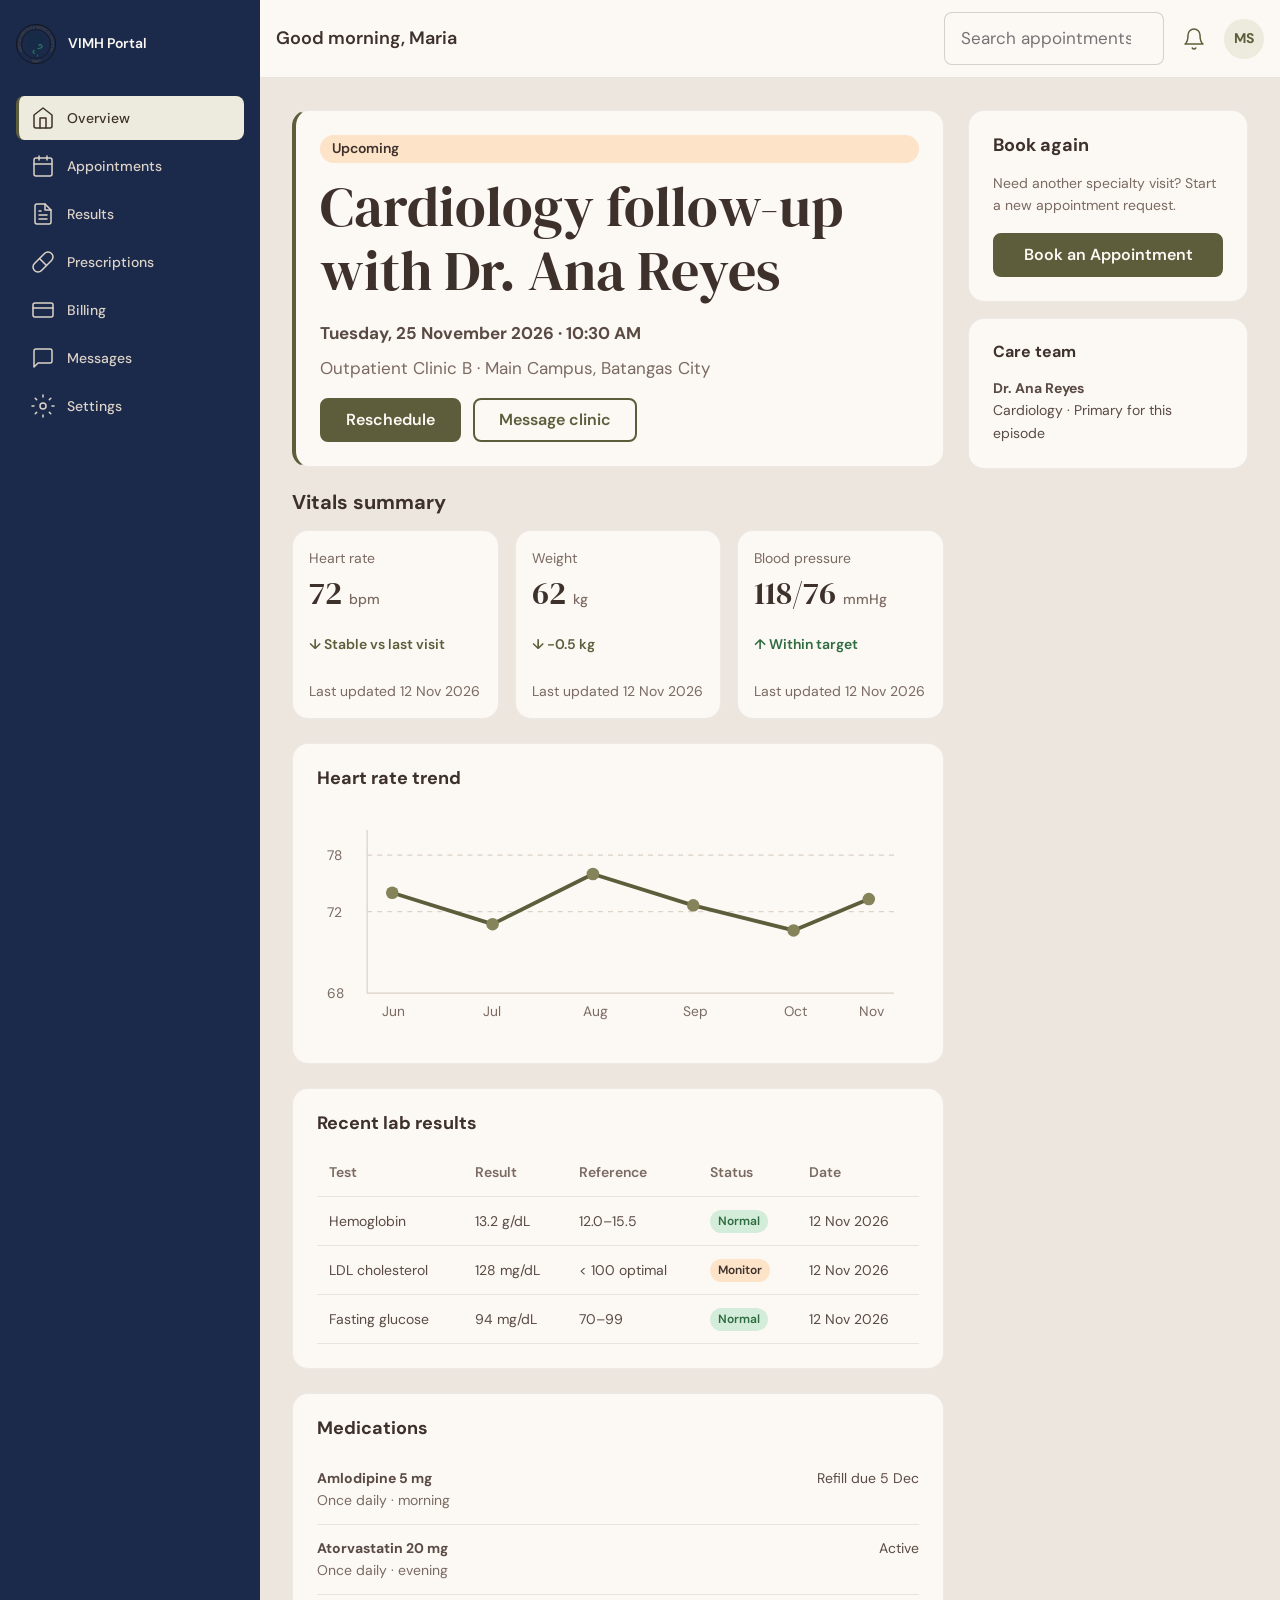
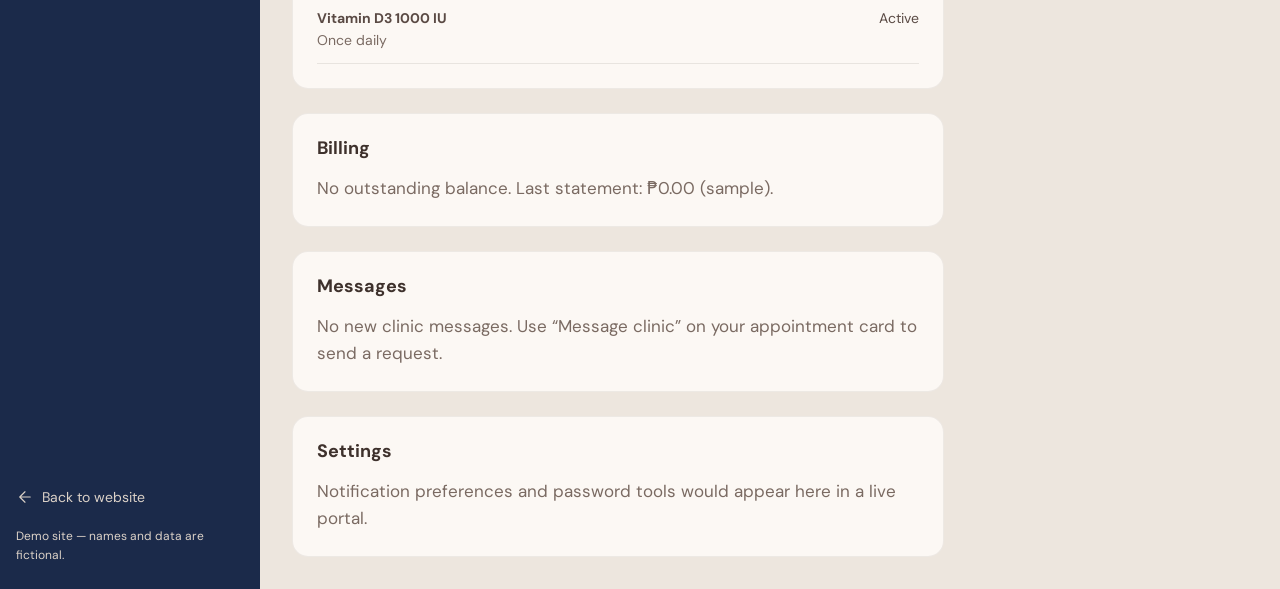
<file: portal.html>
<!DOCTYPE html>
<html lang="en">
<head>
  <meta charset="UTF-8">
  <meta name="viewport" content="width=device-width, initial-scale=1">
  <title>Patient Portal | Veritas Institute Medical Hospital</title>
  <meta name="description" content="Sample VIMH patient portal dashboard—view appointments, vitals, lab results and medications.">
  <meta property="og:title" content="Patient Portal | VIMH">
  <meta property="og:description" content="Manage appointments and clinical results online at Veritas Institute Medical Hospital.">
  <meta property="og:type" content="website">
  <meta property="og:image" content="assets/logo-vimh-transparent.svg">
  <link rel="icon" href="assets/logo-vimh-transparent.svg" type="image/svg+xml">
  <link rel="preconnect" href="https://fonts.googleapis.com">
  <link rel="preconnect" href="https://fonts.gstatic.com" crossorigin>
  <link href="https://fonts.googleapis.com/css2?family=DM+Sans:ital,opsz,wght@0,9..40,400;0,9..40,500;0,9..40,600;0,9..40,700;1,9..40,400&family=DM+Serif+Display&display=swap" rel="stylesheet">
  <link rel="stylesheet" href="css/styles.css">
</head>
<body class="portal-body">
  <a class="skip-link" href="#portal-main">Skip to portal content</a>

  <div class="portal-shell">
    <aside class="portal-sidebar" aria-label="Portal navigation">
      <a class="brand" href="index.html">
        <img class="brand__logo" src="assets/logo-vimh-transparent.svg" width="40" height="40" alt="">
        <span class="brand__wordmark">VIMH Portal</span>
        <span class="brand__short">VIMH</span>
      </a>
      <nav>
        <ul class="portal-nav">
          <li><a href="#overview" aria-current="page"><svg class="icon" aria-hidden="true"><use href="#icon-home"></use></svg><span class="label">Overview</span></a></li>
          <li><a href="#appointments"><svg class="icon" aria-hidden="true"><use href="#icon-calendar"></use></svg><span class="label">Appointments</span></a></li>
          <li><a href="#results"><svg class="icon" aria-hidden="true"><use href="#icon-file"></use></svg><span class="label">Results</span></a></li>
          <li><a href="#prescriptions"><svg class="icon" aria-hidden="true"><use href="#icon-pill"></use></svg><span class="label">Prescriptions</span></a></li>
          <li><a href="#billing"><svg class="icon" aria-hidden="true"><use href="#icon-card"></use></svg><span class="label">Billing</span></a></li>
          <li><a href="#messages"><svg class="icon" aria-hidden="true"><use href="#icon-message"></use></svg><span class="label">Messages</span></a></li>
          <li><a href="#settings"><svg class="icon" aria-hidden="true"><use href="#icon-settings"></use></svg><span class="label">Settings</span></a></li>
        </ul>
      </nav>
      <div class="portal-exit">
        <a href="index.html"><svg class="icon icon--sm" aria-hidden="true"><use href="#icon-arrow-left"></use></svg> Back to website</a>
        <p style="font-size:0.75rem;color:var(--beige-200);margin:8px 0 0;max-width:12rem">Demo site — names and data are fictional.</p>
      </div>
    </aside>

    <div class="portal-main-wrap">
      <header class="portal-topbar">
        <p class="portal-topbar__greeting" id="greeting">Good evening, Maria</p>
        <div class="portal-topbar__actions">
          <label class="sr-only" for="portal-search">Search portal</label>
          <input class="input" id="portal-search" type="search" placeholder="Search appointments or results" style="max-width:220px;min-height:40px" autocomplete="off">
          <button type="button" class="icon-btn" aria-label="Notifications">
            <svg class="icon" aria-hidden="true"><use href="#icon-bell"></use></svg>
          </button>
          <div class="avatar" aria-label="Maria Santos" title="Maria Santos">MS</div>
        </div>
      </header>

      <main id="portal-main" class="portal-content">
        <div class="portal-primary">
          <article class="card appointment-card--featured" id="appointments">
            <span class="pill">Upcoming</span>
            <h1 style="font-size:clamp(1.5rem,2vw+1rem,2rem);margin-top:12px">Cardiology follow-up with Dr. Ana Reyes</h1>
            <p style="margin-bottom:8px"><strong>Tuesday, 25 November 2026 · 10:30 AM</strong></p>
            <p style="color:var(--brown-500)">Outpatient Clinic B · Main Campus, Batangas City</p>
            <div class="cluster">
              <a class="btn btn--primary" href="book.html">Reschedule</a>
              <a class="btn btn--secondary" href="#messages">Message clinic</a>
            </div>
          </article>

          <section id="overview" aria-labelledby="vitals-heading">
            <h2 id="vitals-heading" style="font-size:1.25rem;font-family:var(--font-body);font-weight:700">Vitals summary</h2>
            <div class="vitals-grid">
              <article class="vital-tile">
                <p class="vital-tile__label">Heart rate</p>
                <p class="vital-tile__value">72 <span class="vital-tile__unit">bpm</span></p>
                <p class="vital-tile__trend vital-tile__trend--down">↓ Stable vs last visit</p>
                <p class="vital-tile__updated">Last updated 12 Nov 2026</p>
              </article>
              <article class="vital-tile">
                <p class="vital-tile__label">Weight</p>
                <p class="vital-tile__value">62 <span class="vital-tile__unit">kg</span></p>
                <p class="vital-tile__trend vital-tile__trend--down">↓ −0.5 kg</p>
                <p class="vital-tile__updated">Last updated 12 Nov 2026</p>
              </article>
              <article class="vital-tile">
                <p class="vital-tile__label">Blood pressure</p>
                <p class="vital-tile__value">118/76 <span class="vital-tile__unit">mmHg</span></p>
                <p class="vital-tile__trend vital-tile__trend--up">↑ Within target</p>
                <p class="vital-tile__updated">Last updated 12 Nov 2026</p>
              </article>
            </div>
          </section>

          <section class="chart-card" aria-labelledby="hr-chart-heading">
            <h2 id="hr-chart-heading" style="font-size:1.125rem;font-family:var(--font-body);font-weight:700;margin:0">Heart rate trend</h2>
            <p class="sr-only">Heart rate over the last six clinic visits ranged from 68 to 78 beats per minute, currently 72, showing a mild downward trend.</p>
            <div class="chart-tooltip" id="chart-tooltip" role="tooltip"></div>
            <svg viewBox="0 0 480 180" role="img" aria-labelledby="hr-chart-heading">
              <title>Heart rate line chart</title>
              <g stroke="#DCD2C8" stroke-width="1">
                <line x1="40" y1="20" x2="40" y2="150"/>
                <line x1="40" y1="150" x2="460" y2="150"/>
                <line x1="40" y1="85" x2="460" y2="85" stroke-dasharray="4 4"/>
                <line x1="40" y1="40" x2="460" y2="40" stroke-dasharray="4 4"/>
              </g>
              <polyline fill="none" stroke="#5E5D3B" stroke-width="3" stroke-linecap="round" stroke-linejoin="round"
                points="60,70 140,95 220,55 300,80 380,100 440,75"/>
              <g fill="#84835A">
                <circle class="chart-point" tabindex="0" cx="60" cy="70" r="5" data-value="74 bpm" data-date="June 2026"/>
                <circle class="chart-point" tabindex="0" cx="140" cy="95" r="5" data-value="70 bpm" data-date="July 2026"/>
                <circle class="chart-point" tabindex="0" cx="220" cy="55" r="5" data-value="78 bpm" data-date="August 2026"/>
                <circle class="chart-point" tabindex="0" cx="300" cy="80" r="5" data-value="72 bpm" data-date="September 2026"/>
                <circle class="chart-point" tabindex="0" cx="380" cy="100" r="5" data-value="68 bpm" data-date="October 2026"/>
                <circle class="chart-point" tabindex="0" cx="440" cy="75" r="5" data-value="72 bpm" data-date="November 2026"/>
              </g>
              <g fill="#7A6A62" font-family="DM Sans, sans-serif" font-size="11">
                <text x="52" y="168">Jun</text>
                <text x="132" y="168">Jul</text>
                <text x="212" y="168">Aug</text>
                <text x="292" y="168">Sep</text>
                <text x="372" y="168">Oct</text>
                <text x="432" y="168">Nov</text>
                <text x="8" y="44">78</text>
                <text x="8" y="89">72</text>
                <text x="8" y="154">68</text>
              </g>
            </svg>
          </section>

          <section class="card" id="results" aria-labelledby="labs-heading">
            <h2 id="labs-heading" style="font-size:1.125rem;font-family:var(--font-body);font-weight:700">Recent lab results</h2>
            <div style="overflow-x:auto">
              <table class="results-table">
                <thead>
                  <tr>
                    <th scope="col">Test</th>
                    <th scope="col">Result</th>
                    <th scope="col">Reference</th>
                    <th scope="col">Status</th>
                    <th scope="col">Date</th>
                  </tr>
                </thead>
                <tbody>
                  <tr>
                    <td>Hemoglobin</td>
                    <td>13.2 g/dL</td>
                    <td>12.0–15.5</td>
                    <td><span class="badge badge--ok">Normal</span></td>
                    <td>12 Nov 2026</td>
                  </tr>
                  <tr>
                    <td>LDL cholesterol</td>
                    <td>128 mg/dL</td>
                    <td>&lt; 100 optimal</td>
                    <td><span class="badge badge--watch">Monitor</span></td>
                    <td>12 Nov 2026</td>
                  </tr>
                  <tr>
                    <td>Fasting glucose</td>
                    <td>94 mg/dL</td>
                    <td>70–99</td>
                    <td><span class="badge badge--ok">Normal</span></td>
                    <td>12 Nov 2026</td>
                  </tr>
                </tbody>
              </table>
            </div>
          </section>

          <section class="card" id="prescriptions" aria-labelledby="meds-heading">
            <h2 id="meds-heading" style="font-size:1.125rem;font-family:var(--font-body);font-weight:700">Medications</h2>
            <ul class="med-list">
              <li>
                <div>
                  <strong>Amlodipine 5 mg</strong><br>
                  <span style="color:var(--brown-500)">Once daily · morning</span>
                </div>
                <span>Refill due 5 Dec</span>
              </li>
              <li>
                <div>
                  <strong>Atorvastatin 20 mg</strong><br>
                  <span style="color:var(--brown-500)">Once daily · evening</span>
                </div>
                <span>Active</span>
              </li>
              <li>
                <div>
                  <strong>Vitamin D3 1000 IU</strong><br>
                  <span style="color:var(--brown-500)">Once daily</span>
                </div>
                <span>Active</span>
              </li>
            </ul>
          </section>

          <section class="card" id="billing" aria-labelledby="billing-heading">
            <h2 id="billing-heading" style="font-size:1.125rem;font-family:var(--font-body);font-weight:700">Billing</h2>
            <p style="margin:0;color:var(--brown-500)">No outstanding balance. Last statement: ₱0.00 (sample).</p>
          </section>

          <section class="card" id="messages" aria-labelledby="messages-heading">
            <h2 id="messages-heading" style="font-size:1.125rem;font-family:var(--font-body);font-weight:700">Messages</h2>
            <p style="margin:0;color:var(--brown-500)">No new clinic messages. Use “Message clinic” on your appointment card to send a request.</p>
          </section>

          <section class="card" id="settings" aria-labelledby="settings-heading">
            <h2 id="settings-heading" style="font-size:1.125rem;font-family:var(--font-body);font-weight:700">Settings</h2>
            <p style="margin:0;color:var(--brown-500)">Notification preferences and password tools would appear here in a live portal.</p>
          </section>
        </div>

        <aside class="portal-rail" aria-label="Quick actions">
          <article class="card">
            <h2 style="font-size:1.125rem;font-family:var(--font-body);font-weight:700">Book again</h2>
            <p style="color:var(--brown-500);font-size:0.875rem">Need another specialty visit? Start a new appointment request.</p>
            <a class="btn btn--primary btn--block" href="book.html">Book an Appointment</a>
          </article>
          <article class="card" style="margin-top:16px">
            <h2 style="font-size:1rem;font-family:var(--font-body);font-weight:700">Care team</h2>
            <p style="margin:0;font-size:0.875rem"><strong>Dr. Ana Reyes</strong><br>Cardiology · Primary for this episode</p>
          </article>
        </aside>
      </main>
    </div>
  </div>

  <nav class="portal-bottom-nav" aria-label="Portal mobile">
    <a href="#overview" aria-current="page">
      <svg class="icon icon--sm" aria-hidden="true"><use href="#icon-home"></use></svg>
      Overview
    </a>
    <a href="#appointments">
      <svg class="icon icon--sm" aria-hidden="true"><use href="#icon-calendar"></use></svg>
      Visits
    </a>
    <a href="#results">
      <svg class="icon icon--sm" aria-hidden="true"><use href="#icon-file"></use></svg>
      Results
    </a>
    <a href="#prescriptions">
      <svg class="icon icon--sm" aria-hidden="true"><use href="#icon-pill"></use></svg>
      Meds
    </a>
    <a href="book.html">
      <svg class="icon icon--sm" aria-hidden="true"><use href="#icon-plus"></use></svg>
      Book
    </a>
  </nav>

  <svg xmlns="http://www.w3.org/2000/svg" style="display:none" aria-hidden="true">
    <symbol id="icon-home" viewBox="0 0 24 24" fill="none" stroke="currentColor" stroke-width="1.5" stroke-linecap="round" stroke-linejoin="round"><path d="m3 9 9-7 9 7v11a2 2 0 0 1-2 2H5a2 2 0 0 1-2-2z"/><path d="M9 22V12h6v10"/></symbol>
    <symbol id="icon-calendar" viewBox="0 0 24 24" fill="none" stroke="currentColor" stroke-width="1.5" stroke-linecap="round" stroke-linejoin="round"><rect x="3" y="4" width="18" height="18" rx="2"/><path d="M16 2v4M8 2v4M3 10h18"/></symbol>
    <symbol id="icon-file" viewBox="0 0 24 24" fill="none" stroke="currentColor" stroke-width="1.5" stroke-linecap="round" stroke-linejoin="round"><path d="M14 2H6a2 2 0 0 0-2 2v16a2 2 0 0 0 2 2h12a2 2 0 0 0 2-2V8z"/><path d="M14 2v6h6M16 13H8M16 17H8M10 9H8"/></symbol>
    <symbol id="icon-pill" viewBox="0 0 24 24" fill="none" stroke="currentColor" stroke-width="1.5" stroke-linecap="round" stroke-linejoin="round"><path d="m10.5 20.5 10-10a4.95 4.95 0 1 0-7-7l-10 10a4.95 4.95 0 1 0 7 7z"/><path d="m8.5 8.5 7 7"/></symbol>
    <symbol id="icon-card" viewBox="0 0 24 24" fill="none" stroke="currentColor" stroke-width="1.5" stroke-linecap="round" stroke-linejoin="round"><rect x="2" y="5" width="20" height="14" rx="2"/><path d="M2 10h20"/></symbol>
    <symbol id="icon-message" viewBox="0 0 24 24" fill="none" stroke="currentColor" stroke-width="1.5" stroke-linecap="round" stroke-linejoin="round"><path d="M21 15a2 2 0 0 1-2 2H7l-4 4V5a2 2 0 0 1 2-2h14a2 2 0 0 1 2 2z"/></symbol>
    <symbol id="icon-settings" viewBox="0 0 24 24" fill="none" stroke="currentColor" stroke-width="1.5" stroke-linecap="round" stroke-linejoin="round"><circle cx="12" cy="12" r="3"/><path d="M12 1v2M12 21v2M4.22 4.22l1.42 1.42M18.36 18.36l1.42 1.42M1 12h2M21 12h2M4.22 19.78l1.42-1.42M18.36 5.64l1.42-1.42"/></symbol>
    <symbol id="icon-bell" viewBox="0 0 24 24" fill="none" stroke="currentColor" stroke-width="1.5" stroke-linecap="round" stroke-linejoin="round"><path d="M18 8A6 6 0 0 0 6 8c0 7-3 9-3 9h18s-3-2-3-9"/><path d="M13.73 21a2 2 0 0 1-3.46 0"/></symbol>
    <symbol id="icon-arrow-left" viewBox="0 0 24 24" fill="none" stroke="currentColor" stroke-width="1.5" stroke-linecap="round" stroke-linejoin="round"><path d="M19 12H5M12 19l-7-7 7-7"/></symbol>
    <symbol id="icon-plus" viewBox="0 0 24 24" fill="none" stroke="currentColor" stroke-width="1.5" stroke-linecap="round" stroke-linejoin="round"><path d="M12 5v14M5 12h14"/></symbol>
  </svg>
  <div class="toast-region" id="toast-region" aria-live="polite" aria-relevant="additions"></div>
  <script src="js/main.js" defer></script>
</body>
</html>
</file>
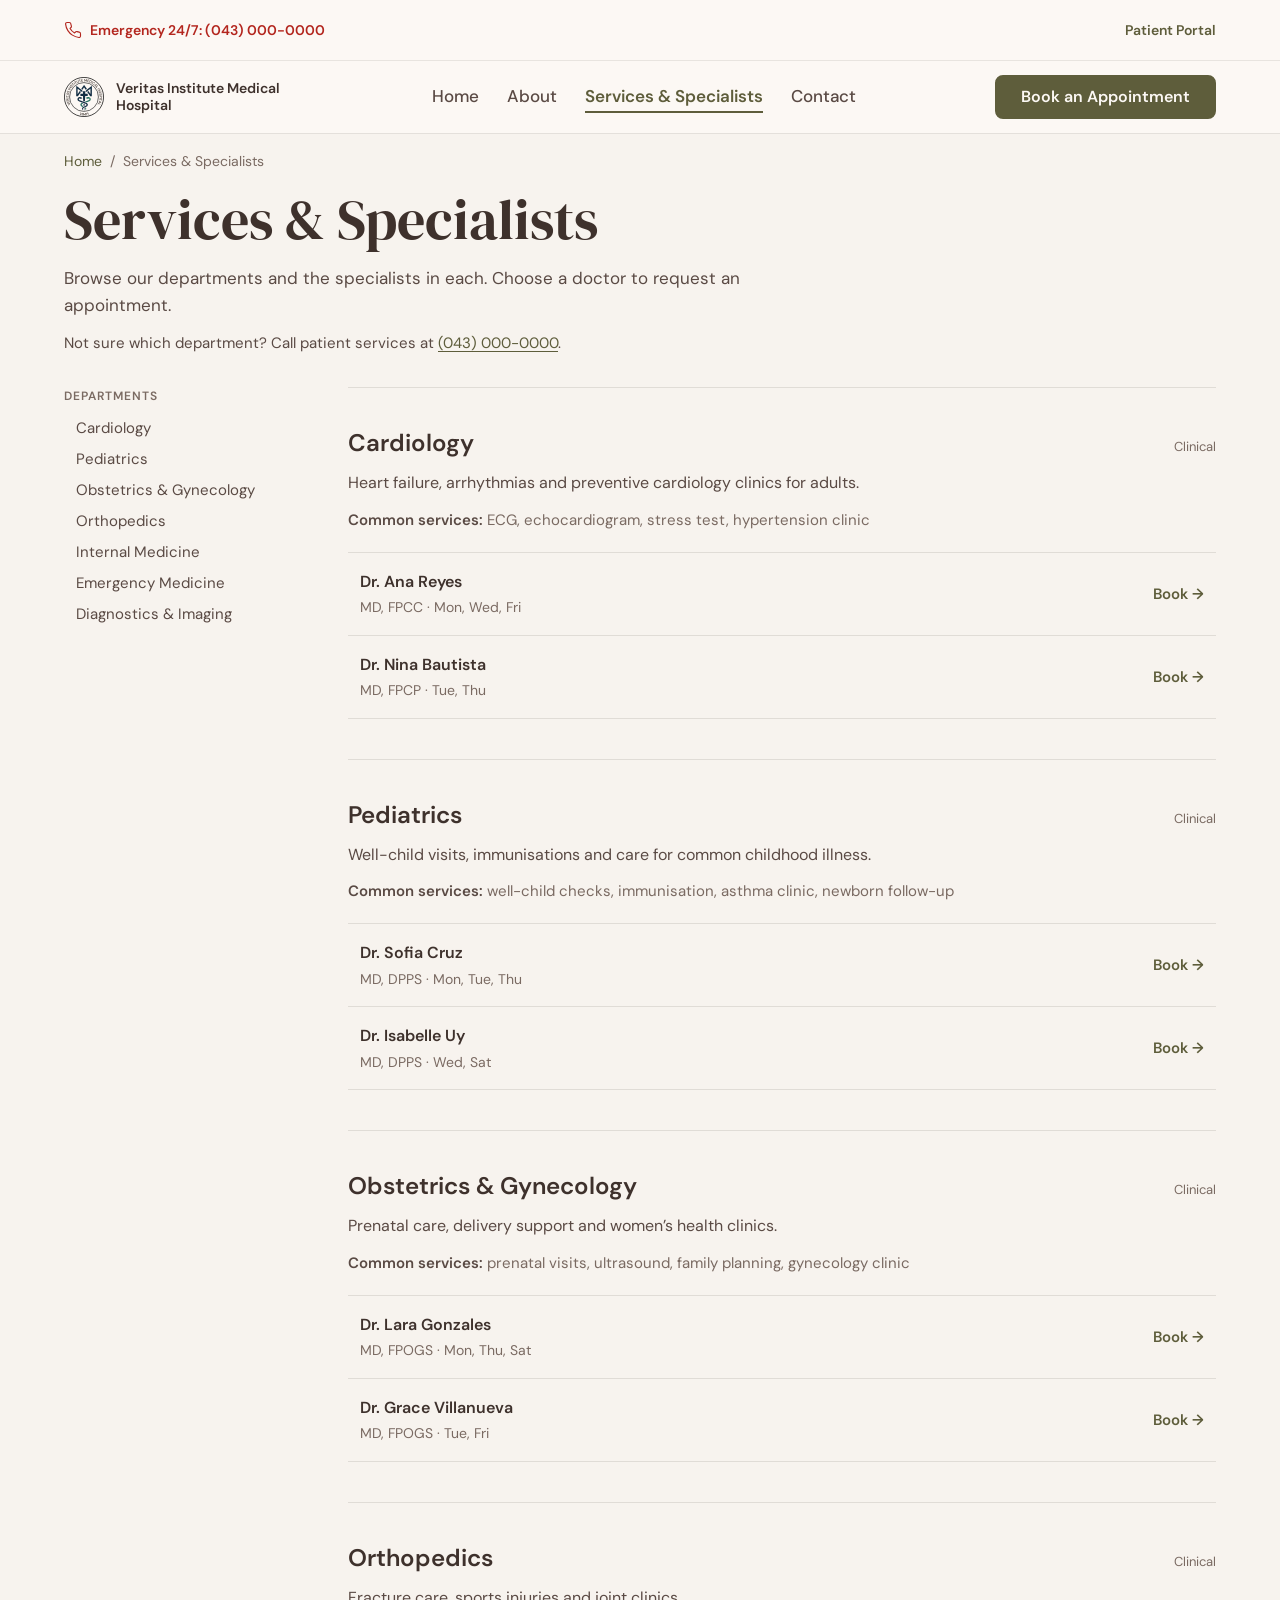
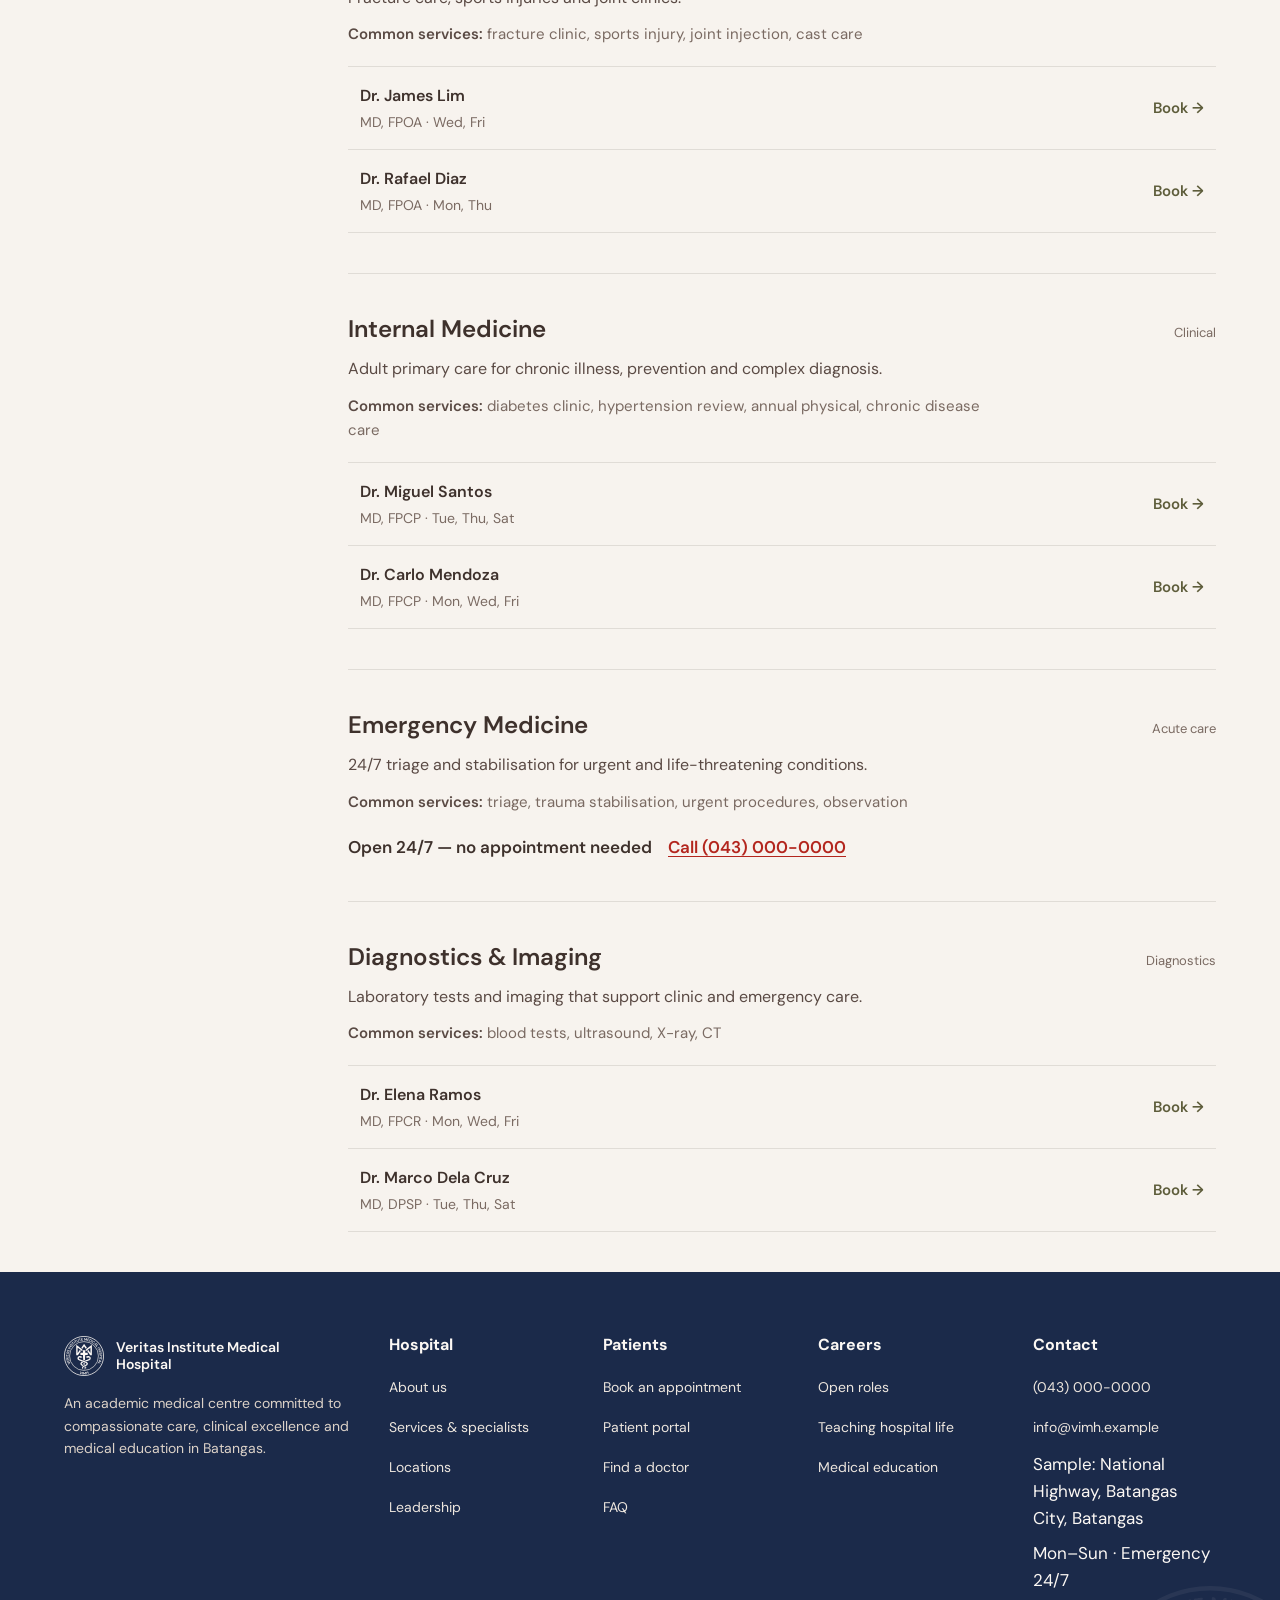
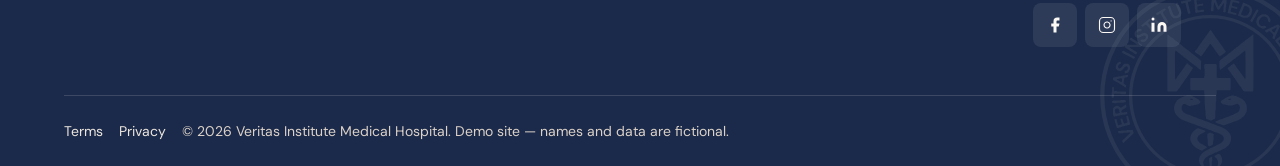
<file: services.html>
<!DOCTYPE html>
<html lang="en">
<head>
  <meta charset="UTF-8">
  <meta name="viewport" content="width=device-width, initial-scale=1">
  <title>Services &amp; Specialists | Veritas Institute Medical Hospital</title>
  <meta name="description" content="Browse Veritas Institute Medical Hospital departments and the specialists in each, then request an appointment.">
  <meta property="og:title" content="Services &amp; Specialists | VIMH">
  <meta property="og:description" content="Departments and specialists at Veritas Institute Medical Hospital.">
  <meta property="og:type" content="website">
  <meta property="og:image" content="assets/logo-vimh-transparent.svg">
  <link rel="icon" href="assets/logo-vimh-transparent.svg" type="image/svg+xml">
  <link rel="preconnect" href="https://fonts.googleapis.com">
  <link rel="preconnect" href="https://fonts.gstatic.com" crossorigin>
  <link href="https://fonts.googleapis.com/css2?family=DM+Sans:ital,opsz,wght@0,9..40,400;0,9..40,500;0,9..40,600;0,9..40,700;1,9..40,400&family=DM+Serif+Display&display=swap" rel="stylesheet">
  <link rel="stylesheet" href="css/styles.css">
</head>
<body>
  <a class="skip-link" href="#main">Skip to main content</a>

  <div class="utility-bar">
    <div class="container utility-bar__inner">
      <a class="utility-bar__emergency" href="tel:+63430000000">
        <svg class="icon icon--sm" aria-hidden="true"><use href="#icon-phone"></use></svg>
        Emergency 24/7: (043) 000-0000
      </a>
      <a class="utility-bar__portal" href="portal.html">Patient Portal</a>
    </div>
  </div>

  <header class="site-header">
    <div class="container site-header__inner">
      <a class="brand" href="index.html">
        <img class="brand__logo" src="assets/logo-vimh-transparent.svg" width="40" height="40" alt="">
        <span class="brand__wordmark">Veritas Institute Medical Hospital</span>
        <span class="brand__short">VIMH</span>
      </a>
      <nav class="nav-primary" aria-label="Primary">
        <ul class="nav-primary__list">
          <li><a class="nav-primary__link" href="index.html">Home</a></li>
          <li><a class="nav-primary__link" href="about.html">About</a></li>
          <li><a class="nav-primary__link" href="services.html" aria-current="page">Services &amp; Specialists</a></li>
          <li><a class="nav-primary__link" href="contact.html">Contact</a></li>
        </ul>
      </nav>
      <div class="header-actions">
        <button type="button" class="icon-btn header-search-toggle" aria-expanded="false" aria-controls="header-search" aria-label="Open search">
          <svg class="icon" aria-hidden="true"><use href="#icon-search"></use></svg>
        </button>
        <a class="btn btn--primary" href="book.html">Book an Appointment</a>
        <button type="button" class="icon-btn menu-toggle" aria-expanded="false" aria-controls="nav-drawer" aria-label="Open menu">
          <svg class="icon" aria-hidden="true"><use href="#icon-menu"></use></svg>
        </button>
      </div>
    </div>
    <div id="header-search" class="header-search" hidden>
      <form class="header-search__form" action="services.html" method="get" role="search">
        <label class="sr-only" for="header-q">Search doctors, specialties or services</label>
        <input class="input" type="search" id="header-q" name="q" placeholder="Search doctors, specialties or services" autocomplete="off">
        <button class="btn btn--primary" type="submit">Search</button>
      </form>
    </div>
  </header>

  <div id="nav-drawer" class="nav-drawer" hidden>
    <div class="nav-drawer__backdrop" data-close-drawer></div>
    <div class="nav-drawer__panel" role="dialog" aria-modal="true" aria-label="Mobile navigation">
      <div class="nav-drawer__header">
        <span class="brand__short">VIMH</span>
        <button type="button" class="icon-btn" data-close-drawer aria-label="Close menu">
          <svg class="icon" aria-hidden="true"><use href="#icon-close"></use></svg>
        </button>
      </div>
      <nav aria-label="Mobile">
        <ul class="nav-drawer__list">
          <li><a class="nav-drawer__link" href="index.html">Home</a></li>
          <li><a class="nav-drawer__link" href="about.html">About</a></li>
          <li><a class="nav-drawer__link" href="services.html" aria-current="page">Services &amp; Specialists</a></li>
          <li><a class="nav-drawer__link" href="contact.html">Contact</a></li>
          <li><a class="nav-drawer__link" href="portal.html">Patient Portal</a></li>
        </ul>
      </nav>
      <a class="btn btn--primary btn--block" href="book.html">Book an Appointment</a>
    </div>
  </div>

  <main id="main" class="page-main">
    <div class="container">
      <nav class="breadcrumb" aria-label="Breadcrumb">
        <ol>
          <li><a href="index.html">Home</a></li>
          <li><span aria-current="page">Services &amp; Specialists</span></li>
        </ol>
      </nav>
      <header class="page-hero services-header">
        <h1>Services &amp; Specialists</h1>
        <p class="page-hero__lead">Browse our departments and the specialists in each. Choose a doctor to request an appointment.</p>
        <p class="services-help">Not sure which department? Call patient services at <a href="tel:+63430000000">(043) 000-0000</a>.</p>
      </header>

      <div class="services-layout" id="departments">
        <nav class="dept-index" aria-label="Departments">
          <p class="dept-index__label">Departments</p>
          <ul class="dept-index__list">
            <li><a href="#cardiology">Cardiology</a></li>
            <li><a href="#pediatrics">Pediatrics</a></li>
            <li><a href="#obstetrics">Obstetrics &amp; Gynecology</a></li>
            <li><a href="#orthopedics">Orthopedics</a></li>
            <li><a href="#internal-medicine">Internal Medicine</a></li>
            <li><a href="#emergency">Emergency Medicine</a></li>
            <li><a href="#diagnostics">Diagnostics &amp; Imaging</a></li>
          </ul>
        </nav>

        <div class="dept-list" id="doctors">
          <section id="cardiology" class="dept" aria-labelledby="cardiology-title">
            <div class="dept__head">
              <h2 class="dept__name" id="cardiology-title">Cardiology</h2>
              <p class="dept__category">Clinical</p>
            </div>
            <p class="dept__desc">Heart failure, arrhythmias and preventive cardiology clinics for adults.</p>
            <p class="dept__services"><span class="dept__services-label">Common services:</span> ECG, echocardiogram, stress test, hypertension clinic</p>
            <ul class="doctor-list">
              <li>
                <div>
                  <p class="doctor-list__name">Dr. Ana Reyes</p>
                  <p class="doctor-list__meta">MD, FPCC · Mon, Wed, Fri</p>
                </div>
                <a class="dept-book" href="book.html">Book →</a>
              </li>
              <li>
                <div>
                  <p class="doctor-list__name">Dr. Nina Bautista</p>
                  <p class="doctor-list__meta">MD, FPCP · Tue, Thu</p>
                </div>
                <a class="dept-book" href="book.html">Book →</a>
              </li>
            </ul>
          </section>

          <section id="pediatrics" class="dept" aria-labelledby="pediatrics-title">
            <div class="dept__head">
              <h2 class="dept__name" id="pediatrics-title">Pediatrics</h2>
              <p class="dept__category">Clinical</p>
            </div>
            <p class="dept__desc">Well-child visits, immunisations and care for common childhood illness.</p>
            <p class="dept__services"><span class="dept__services-label">Common services:</span> well-child checks, immunisation, asthma clinic, newborn follow-up</p>
            <ul class="doctor-list">
              <li>
                <div>
                  <p class="doctor-list__name">Dr. Sofia Cruz</p>
                  <p class="doctor-list__meta">MD, DPPS · Mon, Tue, Thu</p>
                </div>
                <a class="dept-book" href="book.html">Book →</a>
              </li>
              <li>
                <div>
                  <p class="doctor-list__name">Dr. Isabelle Uy</p>
                  <p class="doctor-list__meta">MD, DPPS · Wed, Sat</p>
                </div>
                <a class="dept-book" href="book.html">Book →</a>
              </li>
            </ul>
          </section>

          <section id="obstetrics" class="dept" aria-labelledby="obstetrics-title">
            <div class="dept__head">
              <h2 class="dept__name" id="obstetrics-title">Obstetrics &amp; Gynecology</h2>
              <p class="dept__category">Clinical</p>
            </div>
            <p class="dept__desc">Prenatal care, delivery support and women’s health clinics.</p>
            <p class="dept__services"><span class="dept__services-label">Common services:</span> prenatal visits, ultrasound, family planning, gynecology clinic</p>
            <ul class="doctor-list">
              <li>
                <div>
                  <p class="doctor-list__name">Dr. Lara Gonzales</p>
                  <p class="doctor-list__meta">MD, FPOGS · Mon, Thu, Sat</p>
                </div>
                <a class="dept-book" href="book.html">Book →</a>
              </li>
              <li>
                <div>
                  <p class="doctor-list__name">Dr. Grace Villanueva</p>
                  <p class="doctor-list__meta">MD, FPOGS · Tue, Fri</p>
                </div>
                <a class="dept-book" href="book.html">Book →</a>
              </li>
            </ul>
          </section>

          <section id="orthopedics" class="dept" aria-labelledby="orthopedics-title">
            <div class="dept__head">
              <h2 class="dept__name" id="orthopedics-title">Orthopedics</h2>
              <p class="dept__category">Clinical</p>
            </div>
            <p class="dept__desc">Fracture care, sports injuries and joint clinics.</p>
            <p class="dept__services"><span class="dept__services-label">Common services:</span> fracture clinic, sports injury, joint injection, cast care</p>
            <ul class="doctor-list">
              <li>
                <div>
                  <p class="doctor-list__name">Dr. James Lim</p>
                  <p class="doctor-list__meta">MD, FPOA · Wed, Fri</p>
                </div>
                <a class="dept-book" href="book.html">Book →</a>
              </li>
              <li>
                <div>
                  <p class="doctor-list__name">Dr. Rafael Diaz</p>
                  <p class="doctor-list__meta">MD, FPOA · Mon, Thu</p>
                </div>
                <a class="dept-book" href="book.html">Book →</a>
              </li>
            </ul>
          </section>

          <section id="internal-medicine" class="dept" aria-labelledby="internal-medicine-title">
            <div class="dept__head">
              <h2 class="dept__name" id="internal-medicine-title">Internal Medicine</h2>
              <p class="dept__category">Clinical</p>
            </div>
            <p class="dept__desc">Adult primary care for chronic illness, prevention and complex diagnosis.</p>
            <p class="dept__services"><span class="dept__services-label">Common services:</span> diabetes clinic, hypertension review, annual physical, chronic disease care</p>
            <ul class="doctor-list">
              <li>
                <div>
                  <p class="doctor-list__name">Dr. Miguel Santos</p>
                  <p class="doctor-list__meta">MD, FPCP · Tue, Thu, Sat</p>
                </div>
                <a class="dept-book" href="book.html">Book →</a>
              </li>
              <li>
                <div>
                  <p class="doctor-list__name">Dr. Carlo Mendoza</p>
                  <p class="doctor-list__meta">MD, FPCP · Mon, Wed, Fri</p>
                </div>
                <a class="dept-book" href="book.html">Book →</a>
              </li>
            </ul>
          </section>

          <section id="emergency" class="dept" aria-labelledby="emergency-title">
            <div class="dept__head">
              <h2 class="dept__name" id="emergency-title">Emergency Medicine</h2>
              <p class="dept__category">Acute care</p>
            </div>
            <p class="dept__desc">24/7 triage and stabilisation for urgent and life-threatening conditions.</p>
            <p class="dept__services"><span class="dept__services-label">Common services:</span> triage, trauma stabilisation, urgent procedures, observation</p>
            <div class="dept__open">
              <p>Open 24/7 — no appointment needed</p>
              <a class="dept__call" href="tel:+63430000000">Call (043) 000-0000</a>
            </div>
          </section>

          <section id="diagnostics" class="dept" aria-labelledby="diagnostics-title">
            <div class="dept__head">
              <h2 class="dept__name" id="diagnostics-title">Diagnostics &amp; Imaging</h2>
              <p class="dept__category">Diagnostics</p>
            </div>
            <p class="dept__desc">Laboratory tests and imaging that support clinic and emergency care.</p>
            <p class="dept__services"><span class="dept__services-label">Common services:</span> blood tests, ultrasound, X-ray, CT</p>
            <ul class="doctor-list">
              <li>
                <div>
                  <p class="doctor-list__name">Dr. Elena Ramos</p>
                  <p class="doctor-list__meta">MD, FPCR · Mon, Wed, Fri</p>
                </div>
                <a class="dept-book" href="book.html">Book →</a>
              </li>
              <li>
                <div>
                  <p class="doctor-list__name">Dr. Marco Dela Cruz</p>
                  <p class="doctor-list__meta">MD, DPSP · Tue, Thu, Sat</p>
                </div>
                <a class="dept-book" href="book.html">Book →</a>
              </li>
            </ul>
          </section>
        </div>
      </div>
    </div>
  </main>

  <footer class="site-footer">
    <img class="site-footer__deco" src="assets/logo-vimh-reversed.svg" width="220" height="220" alt="" aria-hidden="true">
    <div class="container">
      <div class="site-footer__grid">
        <div class="site-footer__brand">
          <a class="brand" href="index.html">
            <img class="brand__logo" src="assets/logo-vimh-reversed.svg" width="40" height="40" alt="">
            <span class="brand__wordmark">Veritas Institute Medical Hospital</span>
          </a>
          <p>An academic medical centre committed to compassionate care, clinical excellence and medical education in Batangas.</p>
        </div>
        <div>
          <h3>Hospital</h3>
          <ul>
            <li><a href="about.html">About us</a></li>
            <li><a href="services.html">Services &amp; specialists</a></li>
            <li><a href="about.html#locations">Locations</a></li>
            <li><a href="about.html#leadership">Leadership</a></li>
          </ul>
        </div>
        <div>
          <h3>Patients</h3>
          <ul>
            <li><a href="book.html">Book an appointment</a></li>
            <li><a href="portal.html">Patient portal</a></li>
            <li><a href="services.html#doctors">Find a doctor</a></li>
            <li><a href="contact.html#faq">FAQ</a></li>
          </ul>
        </div>
        <div>
          <h3>Careers</h3>
          <ul>
            <li><a href="contact.html?topic=careers">Open roles</a></li>
            <li><a href="about.html">Teaching hospital life</a></li>
            <li><a href="contact.html">Medical education</a></li>
          </ul>
        </div>
        <div>
          <h3>Contact</h3>
          <ul>
            <li><a href="tel:+63430000000">(043) 000-0000</a></li>
            <li><a href="mailto:info@vimh.example">info@vimh.example</a></li>
            <li><address>Sample: National Highway, Batangas City, Batangas</address></li>
            <li>Mon–Sun · Emergency 24/7</li>
          </ul>
          <div class="social-links" aria-label="Social media">
            <a href="#" aria-label="Facebook"><svg class="icon icon--sm" aria-hidden="true"><use href="#icon-facebook"></use></svg></a>
            <a href="#" aria-label="Instagram"><svg class="icon icon--sm" aria-hidden="true"><use href="#icon-instagram"></use></svg></a>
            <a href="#" aria-label="LinkedIn"><svg class="icon icon--sm" aria-hidden="true"><use href="#icon-linkedin"></use></svg></a>
          </div>
        </div>
      </div>
      <div class="site-footer__meta">
        <div class="site-footer__legal">
          <a href="#">Terms</a>
          <a href="#">Privacy</a>
          <span>© <span data-year>2026</span> Veritas Institute Medical Hospital. Demo site — names and data are fictional.</span>
        </div>
      </div>
    </div>
  </footer>

  <svg xmlns="http://www.w3.org/2000/svg" style="display:none" aria-hidden="true">
    <symbol id="icon-phone" viewBox="0 0 24 24" fill="none" stroke="currentColor" stroke-width="1.5" stroke-linecap="round" stroke-linejoin="round"><path d="M22 16.92v3a2 2 0 0 1-2.18 2 19.79 19.79 0 0 1-8.63-3.07 19.5 19.5 0 0 1-6-6 19.79 19.79 0 0 1-3.07-8.67A2 2 0 0 1 4.11 2h3a2 2 0 0 1 2 1.72c.127.96.361 1.903.7 2.81a2 2 0 0 1-.45 2.11L8.09 9.91a16 16 0 0 0 6 6l1.27-1.27a2 2 0 0 1 2.11-.45c.907.339 1.85.573 2.81.7A2 2 0 0 1 22 16.92z"/></symbol>
    <symbol id="icon-search" viewBox="0 0 24 24" fill="none" stroke="currentColor" stroke-width="1.5" stroke-linecap="round" stroke-linejoin="round"><circle cx="11" cy="11" r="8"/><path d="m21 21-4.3-4.3"/></symbol>
    <symbol id="icon-menu" viewBox="0 0 24 24" fill="none" stroke="currentColor" stroke-width="1.5" stroke-linecap="round" stroke-linejoin="round"><path d="M4 5h16M4 12h16M4 19h16"/></symbol>
    <symbol id="icon-close" viewBox="0 0 24 24" fill="none" stroke="currentColor" stroke-width="1.5" stroke-linecap="round" stroke-linejoin="round"><path d="M18 6 6 18M6 6l12 12"/></symbol>
    <symbol id="icon-arrow" viewBox="0 0 24 24" fill="none" stroke="currentColor" stroke-width="1.5" stroke-linecap="round" stroke-linejoin="round"><path d="M5 12h14M13 6l6 6-6 6"/></symbol>
    <symbol id="icon-check" viewBox="0 0 24 24" fill="none" stroke="currentColor" stroke-width="1.5" stroke-linecap="round" stroke-linejoin="round"><path d="M20 6 9 17l-5-5"/></symbol>
    <symbol id="icon-facebook" viewBox="0 0 24 24" fill="currentColor" stroke="none"><path d="M18 2h-3a5 5 0 0 0-5 5v3H7v4h3v8h4v-8h3l1-4h-4V7a1 1 0 0 1 1-1h3z"/></symbol>
    <symbol id="icon-instagram" viewBox="0 0 24 24" fill="none" stroke="currentColor" stroke-width="1.5" stroke-linecap="round" stroke-linejoin="round"><rect x="2" y="2" width="20" height="20" rx="5"/><path d="M16 11.37A4 4 0 1 1 12.63 8 4 4 0 0 1 16 11.37z"/><path d="M17.5 6.5h.01"/></symbol>
    <symbol id="icon-linkedin" viewBox="0 0 24 24" fill="currentColor" stroke="none"><path d="M16 8a6 6 0 0 1 6 6v7h-4v-7a2 2 0 0 0-4 0v7h-4v-7a6 6 0 0 1 6-6z"/><rect x="2" y="9" width="4" height="12"/><circle cx="4" cy="4" r="2"/></symbol>
  </svg>
  <div class="toast-region" id="toast-region" aria-live="polite" aria-relevant="additions"></div>
  <script src="js/main.js" defer></script>
</body>
</html>
</file>
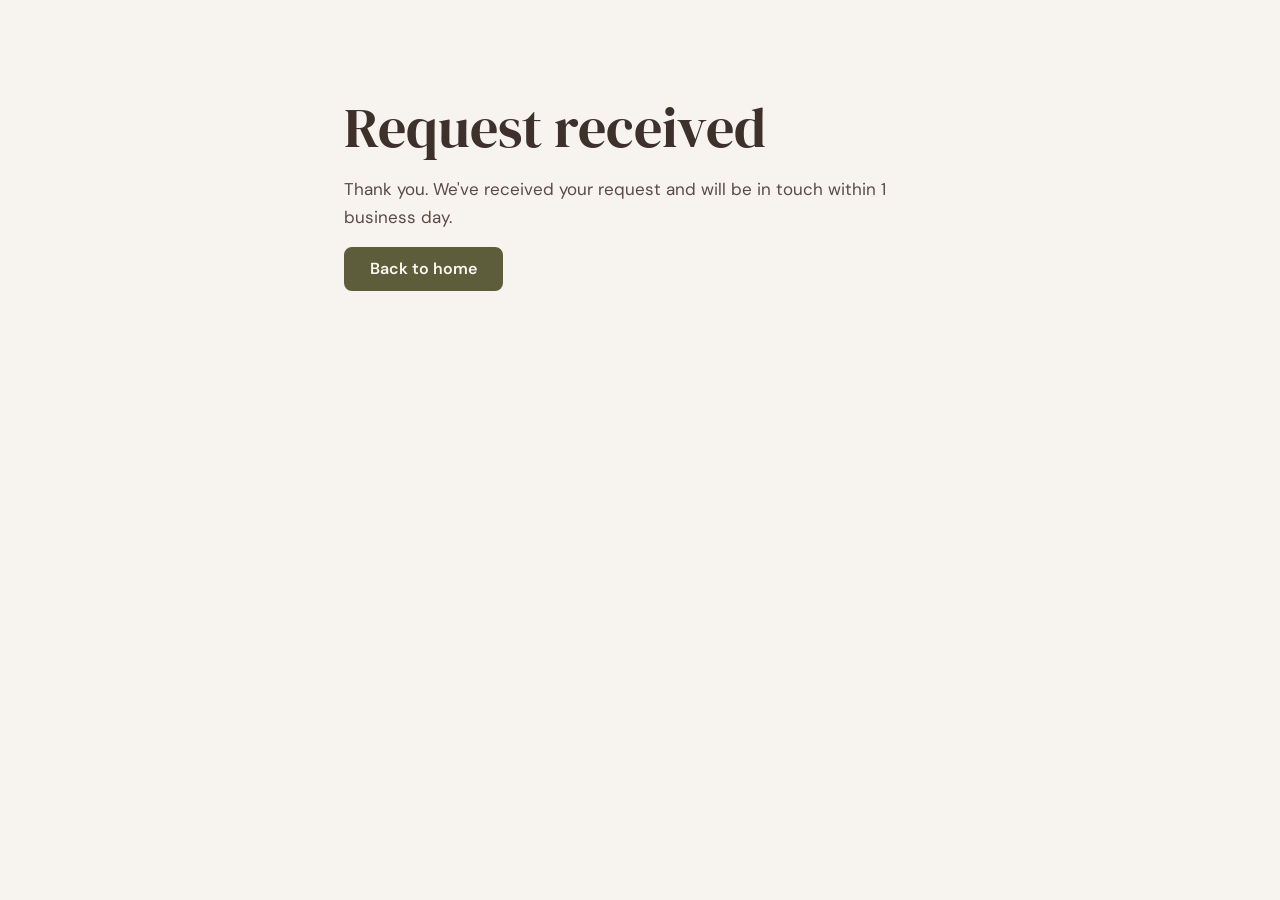
<file: thanks.html>
<!DOCTYPE html>
<html lang="en">
<head>
  <meta charset="UTF-8">
  <meta name="viewport" content="width=device-width, initial-scale=1">
  <title>Request received | Veritas Institute Medical Hospital</title>
  <meta name="description" content="Your request to Veritas Institute Medical Hospital has been received. We will be in touch within 1 business day.">
  <meta name="robots" content="noindex">
  <link rel="icon" href="assets/logo-vimh-transparent.svg" type="image/svg+xml">
  <link rel="preconnect" href="https://fonts.googleapis.com">
  <link rel="preconnect" href="https://fonts.gstatic.com" crossorigin>
  <link href="https://fonts.googleapis.com/css2?family=DM+Sans:ital,opsz,wght@0,9..40,400;0,9..40,500;0,9..40,600;0,9..40,700&family=DM+Serif+Display&display=swap" rel="stylesheet">
  <link rel="stylesheet" href="css/styles.css">
</head>
<body>
  <a class="skip-link" href="#main">Skip to main content</a>
  <main id="main" class="page-main">
    <section class="section">
      <div class="container" style="max-width:640px">
        <h1>Request received</h1>
        <p>Thank you. We've received your request and will be in touch within 1 business day.</p>
        <p><a class="btn btn--primary" href="index.html">Back to home</a></p>
      </div>
    </section>
  </main>
</body>
</html>
</file>
<file: css/styles.css>
/* ==========================================================================
   Veritas Institute Medical Hospital (VIMH)
   styles.css — tokens → base → layout → components → pages
   ========================================================================== */

/* --------------------------------------------------------------------------
   1. TOKENS
   -------------------------------------------------------------------------- */
:root {
  /* Brand */
  --olive-900: #3D3C25;
  --olive-800: #4C4B2F;
  --olive-700: #5E5D3B;
  --olive-500: #84835A;
  --olive-100: #ECEBDD;
  --olive-50: #F4F3EA;
  --beige-200: #DCD2C8;
  --beige-100: #EDE6DE;
  --cream-50: #FCF8F4;
  --bg: #F7F3EE;
  --peach-100: #FDE3C8;
  --brown-900: #3E312C;
  --brown-700: #5A4A44;
  --brown-500: #7A6A62;
  --navy-seal: #1B2A4A;

  /* Semantic */
  --danger: #B3261E;
  --success: #2E6B3F;
  --focus-ring: 0 0 0 3px #FCF8F4, 0 0 0 5px #5E5D3B;
  --focus-ring-navy: 0 0 0 3px #1B2A4A, 0 0 0 5px #FCF8F4;
  --focus-ring-link: 0 0 0 2px #FCF8F4, 0 0 0 4px #5E5D3B;

  /* Type */
  --font-display: "DM Serif Display", Georgia, serif;
  --font-body: "DM Sans", system-ui, sans-serif;

  /* Scale */
  --text-xs: 0.875rem;   /* 14 */
  --text-sm: 1rem;       /* 16 */
  --text-md: 1.125rem;   /* 18 */
  --text-lg: 1.25rem;    /* 20 */
  --text-xl: 1.5rem;     /* 24 */
  --text-2xl: 2rem;      /* 32 */
  --text-3xl: 2.75rem;   /* 44 */
  --text-4xl: 3.5rem;    /* 56 */
  --lh-body: 1.6;
  --lh-display: 1.15;

  /* Radius */
  --radius-sm: 8px;
  --radius-md: 16px;
  --radius-lg: 24px;
  --radius-pill: 999px;

  /* Spacing (4-pt) */
  --space-1: 4px;
  --space-2: 8px;
  --space-3: 12px;
  --space-4: 16px;
  --space-5: 24px;
  --space-6: 32px;
  --space-7: 48px;
  --space-8: 64px;
  --space-9: 96px;

  /* Shadow */
  --shadow-sm: 0 1px 2px rgba(62, 49, 44, 0.06);
  --shadow-md: 0 8px 24px rgba(62, 49, 44, 0.08);
  --card-shadow-hover: 0 2px 4px rgba(62, 49, 44, 0.08), 0 16px 32px rgba(62, 49, 44, 0.12);

  /* Layout */
  --container: 1200px;
  --pad-x: 16px;
  --section-y: 64px;
  --header-h: 72px;
  --utility-h: 40px;
  --transition: 180ms ease-out;

  /* Portal */
  --portal-sidebar: 260px;
}

@media (min-width: 600px) {
  :root {
    --pad-x: 24px;
  }
}

@media (min-width: 900px) {
  :root {
    --section-y: 96px;
  }
}

/* --------------------------------------------------------------------------
   2. BASE
   -------------------------------------------------------------------------- */
*,
*::before,
*::after {
  box-sizing: border-box;
}

html {
  scroll-behavior: smooth;
}

@media (prefers-reduced-motion: reduce) {
  html {
    scroll-behavior: auto;
  }

  *,
  *::before,
  *::after {
    animation-duration: 0.01ms !important;
    animation-iteration-count: 1 !important;
    transition-duration: 0.01ms !important;
  }
}

body {
  margin: 0;
  font-family: var(--font-body);
  font-size: 1.0625rem; /* 17px */
  line-height: var(--lh-body);
  color: var(--brown-700);
  background: var(--bg);
  -webkit-font-smoothing: antialiased;
  text-rendering: optimizeLegibility;
}

img {
  max-width: 100%;
  height: auto;
  display: block;
  object-fit: cover;
}

a {
  color: var(--olive-700);
  text-decoration-thickness: 1px;
  text-underline-offset: 3px;
}

:focus-visible {
  outline: none;
  box-shadow: var(--focus-ring);
}

button,
[role="button"],
.chip,
.icon-btn {
  cursor: pointer;
}

button:disabled,
.btn:disabled,
.chip:disabled {
  cursor: not-allowed;
}

h1, h2, h3, h4, h5, h6 {
  font-family: var(--font-display);
  color: var(--brown-900);
  line-height: var(--lh-display);
  font-weight: 400;
  margin: 0 0 var(--space-4);
}

h1 {
  font-size: clamp(2rem, 4vw + 1rem, 3.5rem);
}

h2 {
  font-size: clamp(1.5rem, 2.5vw + 0.75rem, 2.75rem);
}

h3 {
  font-family: var(--font-body);
  font-size: 1.25rem; /* 20px — card / component titles */
  font-weight: 600;
}

h4 {
  font-family: var(--font-body);
  font-size: var(--text-lg);
  font-weight: 600;
}

p {
  margin: 0 0 var(--space-4);
  text-align: left;
  max-width: 65ch;
}

ul, ol {
  margin: 0 0 var(--space-4);
  padding-left: 1.25rem;
}

button,
input,
select,
textarea {
  font: inherit;
  color: inherit;
}

button {
  cursor: pointer;
  border: none;
  background: none;
}

address {
  font-style: normal;
}

.sr-only {
  position: absolute;
  width: 1px;
  height: 1px;
  padding: 0;
  margin: -1px;
  overflow: hidden;
  clip: rect(0, 0, 0, 0);
  clip-path: inset(50%);
  white-space: nowrap;
  border: 0;
}

.skip-link {
  position: absolute;
  left: var(--space-4);
  top: -100px;
  z-index: 10000;
  background: var(--olive-700);
  color: var(--cream-50);
  padding: var(--space-3) var(--space-5);
  border-radius: var(--radius-sm);
  text-decoration: none;
  font-weight: 600;
  min-height: 44px;
  display: inline-flex;
  align-items: center;
}

.skip-link:focus {
  top: var(--space-4);
  box-shadow: var(--focus-ring);
}

/* --------------------------------------------------------------------------
   3. LAYOUT
   -------------------------------------------------------------------------- */
.container {
  width: 100%;
  max-width: var(--container);
  margin-inline: auto;
  padding-inline: var(--pad-x);
}

.section {
  padding-block: var(--section-y);
  background: transparent;
}

.section--alt {
  background: var(--beige-200);
}

.section--cream {
  background: var(--cream-50);
}

.section__header {
  margin-bottom: 40px;
  max-width: 40rem;
}

.section__header h2 {
  margin-bottom: 12px;
}

.section__header p {
  margin-bottom: 0;
  color: var(--brown-700);
}

.section__header--split {
  max-width: none;
  display: grid;
  gap: var(--space-4);
  align-items: end;
}

@media (min-width: 900px) {
  .section__header--split {
    grid-template-columns: 1fr 1fr;
    gap: var(--space-6);
  }

  .section__header--split .section__header-copy {
    text-align: left;
  }
}

.section__eyebrow {
  display: inline-block;
  font-size: 0.75rem;
  font-weight: 600;
  letter-spacing: 0.08em;
  text-transform: uppercase;
  color: var(--olive-700);
  margin-bottom: var(--space-3);
}

.grid {
  display: grid;
  gap: var(--space-5);
}

.grid-2 {
  grid-template-columns: 1fr;
}

.grid-3 {
  grid-template-columns: 1fr;
}

.grid-4 {
  grid-template-columns: 1fr;
}

@media (min-width: 600px) {
  .grid-2 {
    grid-template-columns: repeat(2, 1fr);
  }

  .grid-3 {
    grid-template-columns: repeat(2, 1fr);
  }

  .grid-4 {
    grid-template-columns: repeat(2, 1fr);
  }
}

@media (min-width: 900px) {
  .grid-3 {
    grid-template-columns: repeat(3, 1fr);
  }

  .grid-4 {
    grid-template-columns: repeat(4, 1fr);
  }
}

.stack {
  display: flex;
  flex-direction: column;
  gap: var(--space-4);
}

.cluster {
  display: flex;
  flex-wrap: wrap;
  align-items: center;
  gap: var(--space-3);
}

.page-main {
  min-height: 50vh;
}

/* --------------------------------------------------------------------------
   4. COMPONENTS — Utility bar & Header
   -------------------------------------------------------------------------- */
.utility-bar {
  background: var(--cream-50);
  border-bottom: 1px solid rgba(62, 49, 44, 0.1);
  font-size: var(--text-xs);
  min-height: var(--utility-h);
}

.utility-bar__inner {
  display: flex;
  flex-wrap: wrap;
  justify-content: space-between;
  align-items: center;
  gap: var(--space-2);
  padding-block: var(--space-2);
  min-height: var(--utility-h);
}

.utility-bar__emergency {
  display: inline-flex;
  align-items: center;
  gap: var(--space-2);
  color: var(--danger);
  font-weight: 600;
  text-decoration: none;
  min-height: 44px;
  transition: color var(--transition), text-decoration-color var(--transition);
}

.utility-bar__emergency .icon {
  transition: transform var(--transition);
}

.utility-bar__portal {
  font-weight: 600;
  text-decoration: none;
  color: var(--olive-700);
  min-height: 44px;
  display: inline-flex;
  align-items: center;
}

.site-header {
  position: sticky;
  top: 0;
  z-index: 1000;
  background: var(--cream-50);
  border-bottom: 1px solid rgba(62, 49, 44, 0.12);
}

.site-header__inner {
  display: flex;
  align-items: center;
  justify-content: space-between;
  gap: var(--space-4);
  min-height: var(--header-h);
  padding-block: var(--space-2);
}

.brand {
  display: inline-flex;
  align-items: center;
  gap: var(--space-3);
  text-decoration: none;
  color: var(--brown-900);
  flex-shrink: 0;
}

.brand__logo {
  width: 40px;
  height: 40px;
  flex-shrink: 0;
}

.brand__wordmark {
  font-family: var(--font-body);
  font-size: var(--text-xs);
  font-weight: 600;
  line-height: 1.25;
  max-width: 11rem;
}

.brand__short {
  display: none;
  font-weight: 700;
  font-size: var(--text-md);
}

@media (max-width: 767px) {
  .brand__wordmark {
    display: none;
  }

  .brand__short {
    display: inline;
  }
}

.nav-primary {
  display: none;
}

.nav-primary__list {
  display: flex;
  align-items: center;
  gap: var(--space-1);
  list-style: none;
  margin: 0;
  padding: 0;
}

.nav-primary__link {
  position: relative;
  display: inline-flex;
  align-items: center;
  min-height: 44px;
  padding: var(--space-2) var(--space-3);
  color: var(--brown-700);
  text-decoration: none;
  font-weight: 500;
  transition: color var(--transition);
}

.nav-primary__link::after {
  content: "";
  position: absolute;
  left: var(--space-3);
  right: var(--space-3);
  bottom: 6px;
  height: 2px;
  background: var(--olive-700);
  transform: scaleX(0);
  transform-origin: center;
  transition: transform var(--transition);
}

.nav-primary__link[aria-current="page"] {
  color: var(--olive-700);
  font-weight: 600;
}

.nav-primary__link[aria-current="page"]::after {
  transform: scaleX(1);
}

.header-actions {
  display: flex;
  align-items: center;
  gap: var(--space-2);
}

.icon-btn {
  display: inline-flex;
  align-items: center;
  justify-content: center;
  width: 44px;
  height: 44px;
  border-radius: 50%;
  color: var(--olive-700);
  transition: background-color var(--transition), box-shadow var(--transition), transform var(--transition);
}

.icon-btn:active {
  background: var(--olive-100);
}

.header-search {
  display: none;
  position: absolute;
  left: 0;
  right: 0;
  top: 100%;
  background: var(--cream-50);
  border-bottom: 1px solid rgba(62, 49, 44, 0.12);
  padding: var(--space-4);
  box-shadow: var(--shadow-md);
}

.header-search.is-open {
  display: block;
}

.header-search__form {
  display: flex;
  gap: var(--space-2);
  max-width: var(--container);
  margin-inline: auto;
}

.menu-toggle {
  display: inline-flex;
}

@media (min-width: 900px) {
  .nav-primary {
    display: block;
  }

  .menu-toggle {
    display: none;
  }

  .header-search-toggle {
    display: none;
  }
}

/* Mobile drawer */
.nav-drawer {
  position: fixed;
  inset: 0;
  z-index: 2000;
  visibility: hidden;
  pointer-events: none;
}

.nav-drawer.is-open {
  visibility: visible;
  pointer-events: auto;
}

.nav-drawer__backdrop {
  position: absolute;
  inset: 0;
  background: rgba(62, 49, 44, 0.45);
  opacity: 0;
  transition: opacity var(--transition);
}

.nav-drawer.is-open .nav-drawer__backdrop {
  opacity: 1;
}

.nav-drawer__panel {
  position: absolute;
  top: 0;
  right: 0;
  width: min(100%, 360px);
  height: 100%;
  background: var(--cream-50);
  padding: var(--space-5);
  transform: translateX(100%);
  transition: transform var(--transition);
  display: flex;
  flex-direction: column;
  gap: var(--space-5);
  overflow-y: auto;
}

.nav-drawer.is-open .nav-drawer__panel {
  transform: translateX(0);
}

.nav-drawer__header {
  display: flex;
  justify-content: space-between;
  align-items: center;
}

.nav-drawer__list {
  list-style: none;
  margin: 0;
  padding: 0;
  display: flex;
  flex-direction: column;
  gap: var(--space-1);
}

.nav-drawer__link {
  display: flex;
  align-items: center;
  min-height: 48px;
  padding: var(--space-3) var(--space-4);
  color: var(--brown-900);
  text-decoration: none;
  font-weight: 500;
  border-radius: var(--radius-sm);
}

.nav-drawer__link[aria-current="page"] {
  background: var(--olive-100);
  color: var(--olive-700);
}

body.nav-open {
  overflow: hidden;
}

/* --------------------------------------------------------------------------
   5. COMPONENTS — Buttons, pills, cards, forms
   -------------------------------------------------------------------------- */
.btn {
  position: relative;
  display: inline-flex;
  align-items: center;
  justify-content: center;
  gap: var(--space-2);
  min-height: 44px;
  padding: 0 var(--space-5);
  border-radius: var(--radius-sm);
  font-weight: 600;
  font-size: var(--text-sm);
  text-decoration: none;
  transition:
    background-color var(--transition),
    color var(--transition),
    border-color var(--transition),
    box-shadow var(--transition),
    transform var(--transition);
  border: 2px solid transparent;
  white-space: nowrap;
  cursor: pointer;
}

.btn--primary {
  background: var(--olive-700);
  color: var(--cream-50);
  border-color: var(--olive-700);
}

.btn--primary:active:not(:disabled) {
  background: var(--olive-900);
  border-color: var(--olive-900);
  transform: translateY(1px);
}

.btn--secondary {
  background: transparent;
  color: var(--olive-700);
  border-color: var(--olive-700);
}

.btn--secondary:active:not(:disabled) {
  background: var(--olive-100);
}

.btn--text {
  background: transparent;
  color: var(--olive-700);
  padding-inline: var(--space-2);
  border: none;
  min-height: 44px;
  text-decoration: none;
}

.btn--text:active:not(:disabled) {
  color: var(--olive-900);
}

.btn--text .icon {
  transition: transform var(--transition);
}

.btn:disabled,
.btn[aria-disabled="true"] {
  background: color-mix(in srgb, var(--olive-500) 40%, transparent);
  border-color: transparent;
  color: var(--cream-50);
  box-shadow: none;
  transform: none;
  pointer-events: none;
}

.btn--secondary:disabled,
.btn--secondary[aria-disabled="true"],
.btn--text:disabled,
.btn--text[aria-disabled="true"] {
  background: transparent;
  color: color-mix(in srgb, var(--olive-500) 40%, transparent);
  border-color: color-mix(in srgb, var(--olive-500) 40%, transparent);
}

.btn--block {
  width: 100%;
}

.btn--sm {
  min-height: 40px;
  padding-inline: var(--space-4);
  font-size: var(--text-xs);
}

.btn.is-loading {
  pointer-events: none;
}

.btn.is-loading .btn__label {
  opacity: 0.85;
}

.btn__spinner {
  width: 18px;
  height: 18px;
  border: 2px solid rgba(252, 248, 244, 0.35);
  border-top-color: var(--cream-50);
  border-radius: 50%;
  animation: spin 0.7s linear infinite;
  flex-shrink: 0;
}

.btn--secondary .btn__spinner {
  border-color: rgba(94, 93, 59, 0.25);
  border-top-color: var(--olive-700);
}

@keyframes spin {
  to { transform: rotate(360deg); }
}

.pill {
  display: inline-flex;
  align-items: center;
  gap: var(--space-1);
  padding: var(--space-1) var(--space-3);
  background: var(--peach-100);
  color: var(--brown-900);
  border-radius: var(--radius-pill);
  font-size: var(--text-xs);
  font-weight: 600;
  line-height: 1.4;
}

.chip {
  display: inline-flex;
  align-items: center;
  gap: var(--space-2);
  min-height: 36px;
  padding: 0 14px;
  border-radius: var(--radius-pill);
  background: transparent;
  color: var(--brown-700);
  font-weight: 500;
  font-size: 0.875rem;
  text-decoration: none;
  border: 1px solid rgba(62, 49, 44, 0.16);
  transition:
    background-color var(--transition),
    border-color var(--transition),
    color var(--transition),
    box-shadow var(--transition);
  cursor: pointer;
  flex-shrink: 0;
  scroll-snap-align: start;
}

.chip__check {
  width: 14px;
  height: 14px;
  display: none;
}

.chip.is-active,
.chip[aria-pressed="true"],
.chip[aria-selected="true"] {
  background: var(--olive-700);
  border-color: var(--olive-700);
  color: var(--cream-50);
}

.chip.is-active .chip__check,
.chip[aria-pressed="true"] .chip__check,
.chip[aria-selected="true"] .chip__check {
  display: inline-block;
}

.card {
  background: var(--cream-50);
  border-radius: var(--radius-md);
  border: 1px solid rgba(62, 49, 44, 0.08);
  box-shadow: none;
  padding: var(--space-5);
  display: flex;
  flex-direction: column;
  height: 100%;
  text-align: left;
}

.card__title {
  margin-bottom: var(--space-2);
  font-family: var(--font-body);
  font-size: 1.125rem; /* 18px */
  font-weight: 600;
  line-height: 1.3;
  transition: color var(--transition);
}

.card__desc {
  color: var(--brown-700);
  font-size: 1rem;
  margin-bottom: var(--space-4);
  flex: 1;
  display: -webkit-box;
  -webkit-line-clamp: 2;
  -webkit-box-orient: vertical;
  overflow: hidden;
}

.card__cta {
  display: inline-flex;
  align-items: center;
  gap: var(--space-2);
  color: var(--olive-700);
  font-weight: 600;
  min-height: 44px;
}

.card__cta .icon {
  transition: transform var(--transition);
}

.card--interactive,
.card--action {
  position: relative;
  text-decoration: none;
  color: inherit;
  transition:
    transform var(--transition),
    box-shadow var(--transition),
    background-color var(--transition);
}

.card--interactive .card__stretch {
  color: transparent;
}

.card--action {
  text-align: left;
  align-items: flex-start;
}

.card__stretch {
  position: absolute;
  inset: 0;
  z-index: 2;
  border-radius: inherit;
  text-indent: -9999px;
  overflow: hidden;
  white-space: nowrap;
}

.card--action .card__icon {
  width: 56px;
  height: 56px;
  border-radius: var(--radius-md);
  background: var(--olive-100);
  color: var(--olive-700);
  display: grid;
  place-items: center;
  margin-bottom: var(--space-4);
}

.card--stat {
  text-align: left;
  align-items: flex-start;
}

.card--stat .stat-value {
  font-family: var(--font-display);
  font-size: var(--text-2xl);
  color: var(--olive-700);
  margin-bottom: var(--space-2);
}

.card--interactive:active,
.card--action:active {
  transform: translateY(-2px);
}

/* Forms */
.form-field {
  display: flex;
  flex-direction: column;
  gap: var(--space-2);
  margin-bottom: var(--space-4);
}

.form-field label {
  font-weight: 600;
  color: var(--brown-900);
  font-size: var(--text-sm);
}

.form-field .hint {
  font-size: var(--text-xs);
  color: var(--brown-500);
}

.form-field .error {
  font-size: var(--text-xs);
  color: var(--danger);
  display: none;
}

.form-field.is-invalid .error {
  display: flex;
  align-items: center;
  gap: var(--space-2);
}

.form-field.is-invalid .error::before {
  content: "";
  width: 14px;
  height: 14px;
  flex-shrink: 0;
  background: currentColor;
  mask: url("data:image/svg+xml,%3Csvg xmlns='http://www.w3.org/2000/svg' viewBox='0 0 24 24' fill='none' stroke='black' stroke-width='2'%3E%3Ccircle cx='12' cy='12' r='10'/%3E%3Cpath d='M12 8v4M12 16h.01'/%3E%3C/svg%3E") center / contain no-repeat;
  -webkit-mask: url("data:image/svg+xml,%3Csvg xmlns='http://www.w3.org/2000/svg' viewBox='0 0 24 24' fill='none' stroke='black' stroke-width='2'%3E%3Ccircle cx='12' cy='12' r='10'/%3E%3Cpath d='M12 8v4M12 16h.01'/%3E%3C/svg%3E") center / contain no-repeat;
}

.form-field.is-invalid .input,
.form-field.is-invalid .select,
.form-field.is-invalid .textarea {
  border-color: var(--danger);
}

.input,
.select,
.textarea {
  width: 100%;
  min-height: 48px;
  padding: var(--space-3) var(--space-4);
  background: var(--cream-50);
  border: 1px solid rgba(62, 49, 44, 0.2);
  border-radius: var(--radius-sm);
  transition: border-color var(--transition), box-shadow var(--transition), background-color var(--transition);
}

.textarea {
  min-height: 120px;
  resize: vertical;
}

.input:focus-visible,
.select:focus-visible,
.textarea:focus-visible {
  outline: none;
  border-color: var(--olive-700);
  box-shadow: var(--focus-ring);
}

.input:disabled,
.select:disabled,
.textarea:disabled {
  background: var(--beige-100);
  color: var(--brown-500);
  cursor: not-allowed;
}

.checkbox-field {
  display: flex;
  gap: var(--space-3);
  align-items: flex-start;
  margin-bottom: var(--space-4);
}

.checkbox-field input {
  appearance: none;
  width: 20px;
  height: 20px;
  margin-top: 2px;
  flex-shrink: 0;
  border: 2px solid rgba(62, 49, 44, 0.35);
  border-radius: 4px;
  background: var(--cream-50);
  display: grid;
  place-content: center;
  transition: border-color var(--transition), background-color var(--transition), box-shadow var(--transition);
  cursor: pointer;
}

.checkbox-field input[type="radio"] {
  border-radius: 50%;
}

.checkbox-field input:checked {
  background: var(--olive-700);
  border-color: var(--olive-700);
}

.checkbox-field input:checked::after {
  content: "";
  width: 10px;
  height: 10px;
  background: var(--cream-50);
  mask: url("data:image/svg+xml,%3Csvg xmlns='http://www.w3.org/2000/svg' viewBox='0 0 24 24' fill='none' stroke='black' stroke-width='3'%3E%3Cpath d='M20 6 9 17l-5-5'/%3E%3C/svg%3E") center / contain no-repeat;
  -webkit-mask: url("data:image/svg+xml,%3Csvg xmlns='http://www.w3.org/2000/svg' viewBox='0 0 24 24' fill='none' stroke='black' stroke-width='3'%3E%3Cpath d='M20 6 9 17l-5-5'/%3E%3C/svg%3E") center / contain no-repeat;
}

.checkbox-field input[type="radio"]:checked::after {
  mask: none;
  -webkit-mask: none;
  border-radius: 50%;
  width: 8px;
  height: 8px;
  background: var(--cream-50);
}

.checkbox-field input:focus-visible {
  outline: none;
  box-shadow: var(--focus-ring);
  border-color: var(--olive-700);
}

.search-bar {
  display: flex;
  flex-direction: column;
  gap: var(--space-2);
  background: var(--cream-50);
  border-radius: var(--radius-md);
  padding: var(--space-3);
  box-shadow: var(--shadow-md);
}

@media (min-width: 600px) {
  .search-bar {
    flex-direction: row;
    align-items: stretch;
    padding: var(--space-2);
  }

  .search-bar .input {
    border: none;
    box-shadow: none;
    flex: 1;
  }

  .search-bar .input:focus {
    box-shadow: none;
  }
}

/* Breadcrumb */
.breadcrumb {
  padding-block: var(--space-4);
  font-size: var(--text-xs);
}

.breadcrumb ol {
  display: flex;
  flex-wrap: wrap;
  gap: var(--space-2);
  list-style: none;
  margin: 0;
  padding: 0;
}

.breadcrumb li:not(:last-child)::after {
  content: "/";
  margin-left: var(--space-2);
  color: var(--brown-500);
}

.breadcrumb a {
  text-decoration: none;
}

.breadcrumb [aria-current="page"] {
  color: var(--brown-500);
}

/* Page hero */
.page-hero {
  padding-block: var(--space-7) var(--space-6);
}

.page-hero h1 {
  margin-bottom: 12px;
}

.page-hero__lead {
  font-size: 1.0625rem;
  color: var(--brown-700);
  max-width: 65ch;
  margin-bottom: 0;
}

/* CTA band */
.cta-band {
  background: var(--olive-100);
  padding-block: var(--space-7);
  text-align: center;
}

.cta-band .cluster {
  justify-content: center;
}

/* Icons */
.icon {
  width: 24px;
  height: 24px;
  stroke: currentColor;
  fill: none;
  stroke-width: 1.5;
  stroke-linecap: round;
  stroke-linejoin: round;
  flex-shrink: 0;
}

.icon--sm {
  width: 18px;
  height: 18px;
}

.icon--lg {
  width: 32px;
  height: 32px;
}

.social-links .icon,
.icon--filled {
  fill: currentColor;
  stroke: none;
}

/* --------------------------------------------------------------------------
   6. COMPONENTS — Footer
   -------------------------------------------------------------------------- */
.site-footer {
  background: var(--navy-seal);
  color: var(--cream-50);
  padding-block: var(--space-8) var(--space-5);
  position: relative;
  overflow: hidden;
}

.site-footer a {
  color: var(--beige-100);
  text-decoration: none;
  transition: color var(--transition), text-decoration-color var(--transition), box-shadow var(--transition);
}

.site-footer a:focus-visible {
  box-shadow: var(--focus-ring-navy);
  border-radius: 4px;
}

.site-footer__deco {
  position: absolute;
  right: -40px;
  bottom: -40px;
  width: 220px;
  height: 220px;
  opacity: 0.06;
  pointer-events: none;
}

.site-footer__grid {
  display: grid;
  gap: var(--space-6);
  margin-bottom: var(--space-7);
}

@media (min-width: 600px) {
  .site-footer__grid {
    grid-template-columns: 1.4fr repeat(2, 1fr);
  }
}

@media (min-width: 900px) {
  .site-footer__grid {
    grid-template-columns: 1.6fr repeat(4, 1fr);
  }
}

.site-footer__brand {
  max-width: 20rem;
}

.site-footer__brand .brand {
  color: var(--cream-50);
  margin-bottom: var(--space-4);
}

.site-footer__brand p {
  color: var(--beige-200);
  font-size: var(--text-xs);
}

.site-footer h3 {
  font-family: var(--font-body);
  font-size: var(--text-sm);
  font-weight: 700;
  color: var(--cream-50);
  margin-bottom: var(--space-4);
}

.site-footer ul {
  list-style: none;
  margin: 0;
  padding: 0;
}

.site-footer li {
  margin-bottom: var(--space-2);
}

.site-footer li a {
  display: inline-flex;
  min-height: 32px;
  align-items: center;
  font-size: var(--text-xs);
}

.site-footer__meta {
  display: grid;
  gap: var(--space-4);
  padding-top: var(--space-5);
  border-top: 1px solid rgba(252, 248, 244, 0.15);
  font-size: var(--text-xs);
  color: var(--beige-200);
}

@media (min-width: 600px) {
  .site-footer__meta {
    grid-template-columns: 1fr auto;
    align-items: center;
  }
}

.site-footer__legal {
  display: flex;
  flex-wrap: wrap;
  gap: var(--space-4);
}

.social-links {
  display: flex;
  gap: var(--space-2);
}

.social-links a {
  display: grid;
  place-items: center;
  width: 44px;
  height: 44px;
  border-radius: var(--radius-sm);
  background: rgba(252, 248, 244, 0.08);
  color: var(--cream-50);
}

.social-links a {
  transition: background-color var(--transition), box-shadow var(--transition);
}

/* --------------------------------------------------------------------------
   7. PAGES — Home
   -------------------------------------------------------------------------- */
.hero {
  padding-block: var(--space-7);
  background: var(--beige-200);
}

.hero h1 {
  margin-bottom: 12px;
}

.hero__grid {
  display: grid;
  gap: var(--space-6);
  align-items: center;
}

@media (min-width: 900px) {
  .hero__grid {
    grid-template-columns: 1.1fr 0.9fr;
    gap: var(--space-7);
  }
}

.hero__eyebrow {
  display: inline-block;
  font-size: var(--text-xs);
  font-weight: 600;
  color: var(--olive-700);
  letter-spacing: 0.03em;
  margin-bottom: var(--space-3);
}

.hero__copy {
  font-size: 1.0625rem;
  color: var(--brown-700);
  max-width: 65ch;
  margin-bottom: var(--space-5);
}

.hero__chips {
  display: flex;
  flex-wrap: wrap;
  gap: var(--space-2);
  margin-top: var(--space-4);
}

.hero__visual {
  position: relative;
}

.hero__image {
  border-radius: var(--radius-lg);
  overflow: hidden;
  aspect-ratio: 3 / 4;
  max-height: 560px;
}

.hero__image img {
  width: 100%;
  height: 100%;
}

.trust-card {
  margin-top: var(--space-4);
  background: var(--cream-50);
  border-radius: var(--radius-md);
  padding: var(--space-4) var(--space-5);
  border: 1px solid rgba(62, 49, 44, 0.08);
  box-shadow: var(--shadow-md); /* floating UI */
  display: flex;
  align-items: center;
  gap: var(--space-3);
  max-width: 100%;
  text-align: left;
}

@media (min-width: 900px) {
  .trust-card {
    position: relative;
    margin-top: -48px;
    margin-left: var(--space-5);
    margin-right: var(--space-5);
    width: calc(100% - 48px);
  }
}

.trust-card__icon {
  width: 40px;
  height: 40px;
  border-radius: 50%;
  background: var(--olive-100);
  color: var(--olive-700);
  display: grid;
  place-items: center;
  flex-shrink: 0;
}

.trust-card p {
  margin: 0;
  font-weight: 600;
  color: var(--brown-900);
  font-size: var(--text-xs);
}

/* Doctor carousel */
.carousel {
  display: grid;
  grid-auto-flow: column;
  grid-auto-columns: minmax(240px, 280px);
  gap: var(--space-5);
  overflow-x: auto;
  scroll-snap-type: x mandatory;
  scroll-padding: var(--pad-x);
  padding-bottom: var(--space-4);
  -webkit-overflow-scrolling: touch;
}

.carousel > * {
  scroll-snap-align: start;
}

.carousel:focus-visible {
  box-shadow: var(--focus-ring);
}

.doctor-card {
  position: relative;
  background: var(--cream-50);
  border-radius: var(--radius-md);
  border: 1px solid rgba(62, 49, 44, 0.08);
  box-shadow: none;
  overflow: hidden;
  display: flex;
  flex-direction: column;
  text-align: left;
  transition: transform var(--transition), box-shadow var(--transition), border-color var(--transition);
}

.doctor-card__photo {
  aspect-ratio: 1 / 1;
  overflow: hidden;
}

.doctor-card__photo img {
  width: 100%;
  height: 100%;
  transition: transform var(--transition);
}

.doctor-card__body {
  position: relative;
  z-index: 1;
  padding: var(--space-4);
  display: flex;
  flex-direction: column;
  gap: var(--space-2);
  flex: 1;
}

.doctor-card__specialty {
  color: var(--brown-500);
  font-size: var(--text-xs);
  margin: 0;
}

.carousel-controls {
  display: flex;
  gap: var(--space-2);
  margin-top: var(--space-4);
}

/* Portal teaser */
.portal-teaser {
  display: grid;
  gap: var(--space-6);
  align-items: center;
}

@media (min-width: 900px) {
  .portal-teaser {
    grid-template-columns: 1fr 1fr;
  }
}

.portal-teaser__preview {
  border-radius: var(--radius-lg);
  overflow: hidden;
  aspect-ratio: 4 / 3;
  box-shadow: var(--shadow-md);
}

.portal-teaser__preview img {
  width: 100%;
  height: 100%;
}

/* Careers strip */
.careers-strip {
  background: var(--cream-50);
  border-block: 1px solid rgba(62, 49, 44, 0.1);
  padding-block: var(--space-6);
}

.careers-strip__inner {
  display: flex;
  flex-wrap: wrap;
  align-items: center;
  justify-content: space-between;
  gap: var(--space-4);
}

.careers-strip h2 {
  font-size: var(--text-xl);
  margin: 0;
}

/* --------------------------------------------------------------------------
   8. PAGES — About
   -------------------------------------------------------------------------- */
.values-grid .card h3 {
  color: var(--olive-700);
}

.timeline {
  list-style: none;
  margin: 0;
  padding: 0;
  display: grid;
  gap: var(--space-5);
  border-left: 2px solid var(--olive-500);
  padding-left: var(--space-5);
}

.timeline li {
  position: relative;
}

.timeline li::before {
  content: "";
  position: absolute;
  left: calc(-1 * var(--space-5) - 5px);
  top: 6px;
  width: 10px;
  height: 10px;
  border-radius: 50%;
  background: var(--olive-700);
}

.timeline__year {
  font-weight: 700;
  color: var(--olive-700);
  font-size: var(--text-xs);
  margin-bottom: var(--space-1);
}

.accreditations {
  display: flex;
  flex-wrap: wrap;
  gap: var(--space-4);
}

.accreditation {
  width: 120px;
  height: 80px;
  background: var(--cream-50);
  border: 1px dashed rgba(62, 49, 44, 0.25);
  border-radius: var(--radius-sm);
  display: grid;
  place-items: center;
  text-align: center;
  font-size: var(--text-xs);
  color: var(--brown-500);
  padding: var(--space-2);
}

.leadership-grid {
  display: grid;
  gap: 24px;
  grid-template-columns: 1fr;
}

@media (min-width: 600px) {
  .leadership-grid {
    grid-template-columns: repeat(2, 1fr);
  }
}

@media (min-width: 900px) {
  .leadership-grid {
    grid-template-columns: repeat(3, 1fr);
  }
}

.leadership-card {
  text-align: left;
  padding: 0;
  overflow: hidden;
  box-shadow: none;
  border: 1px solid rgba(62, 49, 44, 0.08);
  transition: border-color 300ms ease-out;
}

.leadership-card__photo {
  position: relative;
  aspect-ratio: 4 / 5;
  overflow: hidden;
  border-radius: var(--radius-md) var(--radius-md) 0 0;
  background: var(--beige-100);
}

.leadership-card__photo img {
  width: 100%;
  height: 100%;
  object-fit: cover;
  object-position: center 20%;
  filter: grayscale(100%) contrast(1.05);
  transition: filter 300ms ease-out;
}

.leadership-card__photo::after {
  content: "";
  position: absolute;
  inset: 0;
  background: var(--beige-200);
  opacity: 0.08;
  mix-blend-mode: multiply;
  pointer-events: none;
  transition: opacity 300ms ease-out;
}

.leadership-card__body {
  padding: 24px;
  text-align: left;
}

.leadership-card__role {
  display: block;
  font-size: 0.75rem;
  font-weight: 600;
  letter-spacing: 0.08em;
  text-transform: uppercase;
  color: var(--olive-700);
  margin-bottom: 4px;
}

.leadership-card__name {
  font-family: var(--font-body);
  font-size: 1.25rem;
  font-weight: 600;
  color: var(--brown-900);
  margin: 0 0 var(--space-2);
}

.leadership-card__creds {
  font-size: 0.875rem;
  color: var(--brown-500);
  margin: 0 0 var(--space-4);
}

.leadership-card__divider {
  height: 1px;
  background: rgba(62, 49, 44, 0.08);
  border: 0;
  margin: 0 0 var(--space-3);
}

.leadership-card .card__cta {
  min-height: auto;
  padding: 0;
}

.map-placeholder {
  background: var(--olive-100);
  border-radius: var(--radius-lg);
  min-height: 280px;
  display: grid;
  place-items: center;
  color: var(--olive-700);
  font-weight: 600;
  border: 1px solid rgba(94, 93, 59, 0.2);
}

.location-card h3 {
  margin-bottom: var(--space-2);
}

/* --------------------------------------------------------------------------
   9. PAGES — Services
   -------------------------------------------------------------------------- */
/* Services */

.services-header {
  padding-top: 0;
  padding-bottom: 32px;
}

.services-help {
  margin: 12px 0 0;
  font-size: 15px;
  color: var(--brown-700);
}

.services-help a {
  white-space: nowrap;
}

/* Mobile: index is a horizontal text row. Desktop: sticky 220px column. */
.services-layout {
  display: block;
}

.dept-index__label {
  margin: 0 0 8px;
  font-size: 12px;
  font-weight: 600;
  letter-spacing: 0.08em;
  text-transform: uppercase;
  color: var(--brown-500);
}

.dept-index__list {
  display: flex;
  gap: 4px 20px;
  list-style: none;
  max-width: 100%;
  margin: 0 0 32px;
  padding: 0 0 4px;
  overflow-x: auto;
  scrollbar-width: none;
}

.dept-index__list::-webkit-scrollbar {
  display: none;
}

.dept-index a {
  display: inline-block;
  padding: 4px 0 4px 10px;
  border-left: 2px solid transparent;
  color: var(--brown-700);
  font-size: 15px;
  line-height: 1.4;
  text-decoration: none;
  white-space: nowrap;
}

.dept {
  padding: 40px 0;
  border-top: 1px solid rgba(62, 49, 44, 0.12);
  scroll-margin-top: 96px;
}

.dept:target {
  background: var(--olive-50);
  margin-inline: -16px;
  padding-inline: 16px;
}

.dept__head {
  display: flex;
  align-items: baseline;
  justify-content: space-between;
  gap: 16px;
}

.dept__name {
  margin: 0;
  font-family: var(--font-body);
  font-size: 24px;
  font-weight: 600;
  line-height: 1.25;
  color: var(--brown-900);
}

.dept__category {
  margin: 0;
  font-size: 13px;
  color: var(--brown-500);
  white-space: nowrap;
}

.dept__desc {
  margin: 12px 0 0;
  max-width: 65ch;
  font-size: 16px;
  color: var(--brown-700);
}

.dept__services {
  margin: 12px 0 0;
  max-width: 65ch;
  font-size: 15px;
  color: var(--brown-500);
}

.dept__services-label {
  font-weight: 600;
  color: var(--brown-700);
}

.doctor-list {
  list-style: none;
  margin: 20px 0 0;
  padding: 0;
  border-top: 1px solid rgba(62, 49, 44, 0.12);
}

.doctor-list li {
  display: flex;
  align-items: center;
  justify-content: space-between;
  gap: 16px;
  padding: 16px 12px;
  border-bottom: 1px solid rgba(62, 49, 44, 0.12);
}

.doctor-list__name {
  margin: 0;
  font-size: 16px;
  font-weight: 600;
  color: var(--brown-900);
}

.doctor-list__meta {
  margin: 2px 0 0;
  font-size: 14px;
  color: var(--brown-500);
}

.dept-book {
  flex-shrink: 0;
  color: var(--olive-700);
  font-size: 15px;
  font-weight: 600;
  text-decoration: none;
  border-radius: 6px;
}

.dept-book:focus-visible {
  outline: none;
  box-shadow: var(--focus-ring);
}

.dept__open {
  display: flex;
  flex-wrap: wrap;
  align-items: baseline;
  gap: 8px 16px;
  margin-top: 20px;
}

.dept__open p {
  margin: 0;
  font-weight: 600;
  color: var(--brown-900);
}

.dept__call {
  color: var(--danger);
  font-weight: 600;
  white-space: nowrap;
}

@media (min-width: 900px) {
  .services-layout {
    display: grid;
    grid-template-columns: 220px 1fr;
    gap: 64px;
    align-items: start;
  }

  .dept-index {
    position: sticky;
    top: 96px;
  }

  .dept-index__list {
    flex-direction: column;
    gap: 2px;
    margin: 0;
    overflow: visible;
  }

  .dept-index a {
    white-space: normal;
  }
}

/* Active index link follows the targeted department */
.services-layout:has(#cardiology:target) .dept-index a[href="#cardiology"],
.services-layout:has(#pediatrics:target) .dept-index a[href="#pediatrics"],
.services-layout:has(#obstetrics:target) .dept-index a[href="#obstetrics"],
.services-layout:has(#orthopedics:target) .dept-index a[href="#orthopedics"],
.services-layout:has(#internal-medicine:target) .dept-index a[href="#internal-medicine"],
.services-layout:has(#emergency:target) .dept-index a[href="#emergency"],
.services-layout:has(#diagnostics:target) .dept-index a[href="#diagnostics"] {
  color: var(--olive-700);
  border-left-color: var(--olive-700);
  font-weight: 600;
}

@media (hover: hover) {
  .dept-index a:hover {
    color: var(--olive-700);
  }

  .doctor-list li:hover {
    background: var(--olive-50);
  }

  .dept-list .dept-book:hover {
    color: var(--olive-700);
  }

  .dept__open a:hover {
    color: var(--danger);
  }
}

/* --------------------------------------------------------------------------
   10. PAGES — Book appointment
   -------------------------------------------------------------------------- */
/* Book */

.book-header {
  padding-top: 0;
  padding-bottom: 32px;
}

.book-layout {
  display: grid;
  gap: 32px;
  align-items: start;
}

@media (min-width: 900px) {
  .book-layout {
    grid-template-columns: 1fr 320px;
    gap: 48px;
  }

  .book-next {
    position: sticky;
    top: 96px;
  }
}

.book-card,
.book-next {
  background: var(--cream-50);
  border: 1px solid rgba(62, 49, 44, 0.12);
  border-radius: 16px;
  box-shadow: none;
}

.book-card {
  padding: 24px;
}

@media (min-width: 600px) {
  .book-card {
    padding: 32px;
  }
}

.book-note,
.book-actions p,
.book-field .hint {
  margin: 0;
  font-size: 13px;
  font-weight: 400;
  line-height: 1.4;
  color: var(--brown-500);
}

.book-note {
  margin-bottom: 24px;
}

.book-form fieldset {
  border: 0;
  margin: 0;
  padding: 0;
  min-inline-size: 0;
}

.book-form fieldset + fieldset {
  margin-top: 32px;
  padding-top: 32px;
  border-top: 1px solid rgba(62, 49, 44, 0.12);
}

.book-form legend {
  margin: 0 0 16px;
  padding: 0;
  font-family: var(--font-body);
  font-size: 18px;
  font-weight: 600;
  line-height: 1.3;
  color: var(--brown-900);
}

.book-grid {
  display: grid;
  grid-template-columns: 1fr;
  row-gap: 20px;
  column-gap: 24px;
}

@media (min-width: 600px) {
  .book-grid {
    grid-template-columns: 1fr 1fr;
  }
}

.book-field {
  display: flex;
  flex-direction: column;
  gap: 8px;
  min-width: 0;
}

.book-field--full {
  grid-column: 1 / -1;
}

.book-field label,
.book-consent label {
  font-size: 14px;
  font-weight: 600;
  line-height: 1.4;
  color: var(--brown-900);
}

.book-field label .hint {
  font-size: 14px;
  font-weight: 400;
  color: var(--brown-500);
}

.book-form .input,
.book-form .textarea {
  width: 100%;
  background: #ffffff;
  border: 1px solid rgba(62, 49, 44, 0.22);
  border-radius: 8px;
  font-size: 16px;
  color: var(--brown-900);
}

.book-form .input {
  height: 48px;
  min-height: 48px;
}

.book-form .textarea {
  min-height: 120px;
  height: auto;
  resize: vertical;
}

.book-form .input:focus-visible,
.book-form .textarea:focus-visible,
.book-consent input:focus-visible {
  outline: none;
  border-color: var(--olive-700);
  box-shadow: var(--focus-ring);
}

.book-form .input:user-invalid,
.book-form .textarea:user-invalid,
.book-consent input:user-invalid {
  border-color: var(--danger);
}

.book-form .input:user-invalid + .hint,
.book-form .textarea:user-invalid + .hint,
.book-form .input:user-invalid + .hint a {
  color: var(--danger);
}

.book-field .hint a {
  color: var(--olive-700);
  text-decoration-thickness: 1px;
  text-underline-offset: 3px;
}

.book-consent {
  display: flex;
  align-items: flex-start;
  gap: 12px;
  margin-top: 20px;
}

.book-consent.checkbox-field {
  margin-bottom: 0;
}

.book-consent input {
  width: 20px;
  height: 20px;
  margin: 0;
}

.book-consent label {
  font-weight: 400;
  line-height: 20px;
  color: var(--brown-700);
}

.book-consent a {
  color: var(--olive-700);
  text-decoration-thickness: 1px;
  text-underline-offset: 3px;
}

.book-actions {
  display: flex;
  flex-direction: column;
  align-items: stretch;
  gap: 12px;
  margin-top: 32px;
}

.book-actions .btn {
  width: 100%;
}

@media (min-width: 600px) {
  .book-actions {
    flex-direction: row;
    align-items: center;
    gap: 16px;
  }

  .book-actions .btn {
    width: auto;
  }
}

.book-next {
  padding: 24px;
}

.book-next__title {
  margin: 0 0 16px;
  font-family: var(--font-body);
  font-size: 18px;
  font-weight: 600;
  line-height: 1.3;
  color: var(--brown-900);
}

.book-next ol {
  margin: 0;
  padding-left: 1.25rem;
  display: flex;
  flex-direction: column;
  gap: 12px;
  color: var(--brown-700);
}

.book-next__rule {
  height: 1px;
  margin: 20px 0;
  border: 0;
  background: rgba(62, 49, 44, 0.12);
}

.book-next__label {
  margin: 0 0 4px;
  font-weight: 600;
  color: var(--brown-900);
}

.book-next__phone {
  margin: 0;
}

.book-next__phone a {
  color: var(--olive-700);
  font-weight: 600;
  white-space: nowrap;
  text-decoration-thickness: 1px;
  text-underline-offset: 3px;
}

.book-next__hours {
  margin: 4px 0 0;
  font-size: 14px;
  color: var(--brown-500);
}

.book-next__alert {
  margin: 16px 0 0;
  font-size: 14px;
  color: var(--danger);
}

.book-next__alert a {
  color: var(--danger);
  font-weight: 600;
  white-space: nowrap;
}

@media (hover: hover) {
  .book-form .input:hover:not(:disabled):not(:focus-visible),
  .book-form .textarea:hover:not(:disabled):not(:focus-visible) {
    border-color: rgba(62, 49, 44, 0.4);
  }

  .book-next__phone a:hover,
  .book-field .hint a:hover,
  .book-consent a:hover {
    color: var(--olive-700);
  }

  .book-form :is(.input, .textarea):user-invalid + .hint a:hover {
    color: var(--danger);
  }

  .book-next__alert a:hover {
    color: var(--danger);
  }
}

/* --------------------------------------------------------------------------
   11. PAGES — Contact
   -------------------------------------------------------------------------- */
/* Contact */

/* Columns: info then form; stack under 900px */
.contact-layout {
  display: grid;
  gap: var(--space-6);
}

@media (min-width: 900px) {
  .contact-layout {
    grid-template-columns: 5fr 6fr;
    gap: 64px;
    align-items: start;
  }

  /* Keep contact details beside the form while scrolling */
  .contact-info {
    position: sticky;
    top: 96px;
    align-self: start;
  }
}

/* Calm emergency alert — no left border bar */
.emergency-callout {
  display: flex;
  align-items: flex-start;
  gap: 12px;
  margin-top: 24px;
  margin-bottom: 32px;
  padding: 16px;
  background: color-mix(in srgb, var(--danger) 6%, transparent);
  border: 1px solid color-mix(in srgb, var(--danger) 20%, transparent);
  border-radius: 12px;
}

.emergency-callout__icon {
  width: 20px;
  height: 20px;
  margin-top: 1px;
  color: var(--danger);
}

.emergency-callout__title {
  margin: 0 0 4px;
  font-family: var(--font-body);
  font-size: 1rem;
  font-weight: 600;
  line-height: 1.3;
  color: var(--brown-900);
  white-space: nowrap;
}

.emergency-callout__text {
  margin: 0 0 12px;
  color: var(--brown-700);
}

.emergency-callout__call {
  display: inline-flex;
  align-items: center;
  justify-content: center;
  min-height: 36px;
  padding: 0 14px;
  border: 1px solid var(--danger);
  border-radius: 8px;
  background: transparent;
  color: var(--danger);
  font-size: 14px;
  font-weight: 600;
  line-height: 1;
  text-decoration: none;
  white-space: nowrap;
}

.emergency-callout .emergency-callout__call:hover {
  background: color-mix(in srgb, var(--danger) 8%, transparent);
  color: var(--danger);
  text-decoration: none;
}

.emergency-callout__call:focus-visible {
  box-shadow: var(--focus-ring);
}

/* Phone numbers stay on one line */
.contact-info a[href^="tel:"],
.faq a[href^="tel:"],
.site-footer a[href^="tel:"] {
  white-space: nowrap;
}

/* Inline links: olive, quiet underline, full underline on hover */
.contact-info a[href^="tel:"]:not(.emergency-callout__call),
.contact-info a[href^="mailto:"],
.contact-form .checkbox-field a,
.faq a[href^="tel:"],
.faq a[href^="mailto:"] {
  color: var(--olive-700);
  text-decoration-line: underline;
  text-decoration-thickness: 1px;
  text-underline-offset: 3px;
  text-decoration-color: color-mix(in srgb, var(--olive-700) 40%, transparent);
}

.contact-info a[href^="tel:"]:not(.emergency-callout__call):hover,
.contact-info a[href^="mailto:"]:hover,
.contact-form .checkbox-field a:hover,
.faq a[href^="tel:"]:hover,
.faq a[href^="mailto:"]:hover {
  color: var(--olive-700);
  text-decoration-color: var(--olive-700);
}

/* Contact details: icon column, label and value share the text column */
.contact-list {
  list-style: none;
  display: flex;
  flex-direction: column;
  gap: 24px;
  margin: 0 0 24px;
  padding: 0;
}

.contact-list li {
  display: grid;
  grid-template-columns: 20px minmax(0, 1fr);
  column-gap: 12px;
  align-items: start;
  margin: 0;
}

.contact-list .icon {
  width: 20px;
  height: 20px;
  margin-top: 1px;
  color: var(--olive-700);
}

.contact-list__body {
  display: flex;
  flex-direction: column;
  gap: 2px;
  min-width: 0;
}

.contact-list__label {
  font-weight: 600;
  color: var(--brown-900);
  line-height: 1.3;
}

.contact-list__value,
.contact-list address {
  margin: 0;
  font-style: normal;
  font-weight: 400;
  color: var(--brown-700);
}

/* Jump to FAQ sits on the column edge and points down */
.contact-faq-jump {
  display: inline-flex;
  align-items: center;
  gap: 6px;
  margin: 0;
  padding: 0;
  color: var(--olive-700);
  font-weight: 600;
  text-decoration: none;
}

a.contact-faq-jump:hover {
  color: var(--olive-700);
  text-decoration: underline;
  text-decoration-thickness: 1px;
  text-underline-offset: 3px;
}

/* Form card */
.contact-form-card {
  background: var(--cream-50);
  border: 1px solid rgba(62, 49, 44, 0.08);
  border-radius: 16px;
  padding: 24px;
  box-shadow: none;
}

@media (min-width: 600px) {
  .contact-form-card {
    padding: 32px;
  }
}

.contact-form-card__title {
  margin: 0 0 12px;
  font-family: var(--font-body);
  font-size: 22px;
  font-weight: 600;
  line-height: 1.3;
  color: var(--brown-900);
}

.contact-form {
  display: flex;
  flex-direction: column;
  gap: 20px;
}

.contact-form__note,
.contact-form__reply {
  margin: 0;
  font-size: 13px;
  font-weight: 400;
  color: var(--brown-500);
}

.contact-form .form-field {
  gap: 8px;
  margin-bottom: 0;
}

.contact-form .grid {
  gap: 20px;
}

/* Fields: white surface, clearer border, 48px control height */
.contact-form .input,
.contact-form .select,
.contact-form .textarea {
  background-color: #ffffff;
  border: 1px solid rgba(62, 49, 44, 0.22);
}

.contact-form .input,
.contact-form .select {
  height: 48px;
  min-height: 48px;
}

.contact-form .textarea {
  min-height: 140px;
  height: auto;
  resize: vertical;
}

.contact-form .select {
  appearance: none;
  -webkit-appearance: none;
  padding-right: 44px;
  background-image: url("data:image/svg+xml,%3Csvg xmlns='http://www.w3.org/2000/svg' width='16' height='16' viewBox='0 0 24 24' fill='none' stroke='%235E5D3B' stroke-width='1.5' stroke-linecap='round' stroke-linejoin='round'%3E%3Cpath d='m6 9 6 6 6-6'/%3E%3C/svg%3E");
  background-repeat: no-repeat;
  background-position: right 16px center;
  background-size: 16px;
  cursor: pointer;
}

.contact-form .input:focus-visible,
.contact-form .select:focus-visible,
.contact-form .textarea:focus-visible {
  outline: none;
  border-color: var(--olive-700);
  box-shadow: var(--focus-ring);
}

.contact-form .hint {
  margin: 0;
  font-size: 13px;
  font-weight: 400;
  line-height: 1.4;
  color: var(--brown-500);
}

.contact-form label .hint {
  font-weight: 400;
}

/* Native errors: danger border, and the next hint turns danger */
.contact-form .input:user-invalid,
.contact-form .select:user-invalid,
.contact-form .textarea:user-invalid,
.contact-form .checkbox-field input:user-invalid {
  border-color: var(--danger);
}

.contact-form input:user-invalid + .hint,
.contact-form select:user-invalid + .hint,
.contact-form textarea:user-invalid + .hint {
  color: var(--danger);
}

/* Consent: checkbox and label on one line */
.contact-form .checkbox-field {
  display: grid;
  grid-template-columns: 20px minmax(0, 1fr);
  column-gap: 12px;
  row-gap: 4px;
  align-items: start;
  margin: 0;
}

.contact-form .checkbox-field input {
  grid-column: 1;
  grid-row: 1;
  width: 20px;
  height: 20px;
  margin: 0;
}

.contact-form .checkbox-field label {
  grid-column: 2;
  grid-row: 1;
  font-size: 14px;
  font-weight: 400;
  line-height: 20px;
  color: var(--brown-700);
}

.contact-form .checkbox-field .hint {
  grid-column: 2;
  grid-row: 2;
}

.contact-form__actions {
  display: flex;
  flex-direction: column;
  align-items: stretch;
  gap: 12px;
}

.contact-form__actions .btn {
  width: 100%;
}

@media (min-width: 600px) {
  .contact-form__actions {
    flex-direction: row;
    align-items: center;
    gap: 16px;
  }

  .contact-form__actions .btn {
    width: auto;
  }
}

@media (hover: hover) {
  .contact-form .input:hover:not(:disabled):not(:focus-visible),
  .contact-form .select:hover:not(:disabled):not(:focus-visible),
  .contact-form .textarea:hover:not(:disabled):not(:focus-visible) {
    border-color: rgba(62, 49, 44, 0.4);
  }
}

.faq details {
  background: var(--cream-50);
  border-radius: var(--radius-sm);
  margin-bottom: var(--space-3);
  padding: 0 var(--space-4);
  border: 1px solid rgba(62, 49, 44, 0.08);
  box-shadow: none;
  transition: background-color var(--transition);
}

.faq summary {
  min-height: 56px;
  display: flex;
  align-items: center;
  justify-content: space-between;
  gap: var(--space-3);
  font-weight: 600;
  color: var(--brown-900);
  cursor: pointer;
  list-style: none;
  border-radius: var(--radius-sm);
  margin-inline: calc(-1 * var(--space-2));
  padding-inline: var(--space-2);
  transition: background-color var(--transition), color var(--transition), box-shadow var(--transition);
}

.faq summary::-webkit-details-marker {
  display: none;
}

.faq summary .faq__chevron {
  width: 20px;
  height: 20px;
  flex-shrink: 0;
  color: var(--olive-700);
  transition: transform var(--transition);
}

.faq details[open] summary {
  color: var(--olive-700);
}

.faq details[open] summary .faq__chevron {
  transform: rotate(180deg);
}

.faq details p {
  padding-bottom: var(--space-4);
  color: var(--brown-500);
  margin: 0;
}

/* --------------------------------------------------------------------------
   12. PAGES — Patient Portal
   -------------------------------------------------------------------------- */
.portal-body {
  background: var(--beige-100);
}

.portal-shell {
  display: grid;
  min-height: 100vh;
}

.portal-sidebar {
  background: var(--navy-seal);
  color: var(--cream-50);
  padding: var(--space-5) var(--space-4);
  display: none;
  flex-direction: column;
  min-height: 100vh;
}

.portal-sidebar .brand {
  color: var(--cream-50);
  margin-bottom: var(--space-6);
}

.portal-nav {
  list-style: none;
  margin: 0;
  padding: 0;
  display: flex;
  flex-direction: column;
  gap: var(--space-1);
}

.portal-nav a {
  display: flex;
  align-items: center;
  gap: var(--space-3);
  min-height: 44px;
  padding: var(--space-2) var(--space-3);
  color: var(--beige-200);
  text-decoration: none;
  border-radius: var(--radius-sm);
  font-weight: 500;
  font-size: var(--text-xs);
  border-left: 3px solid transparent;
  transition: background-color var(--transition), color var(--transition), border-color var(--transition), box-shadow var(--transition);
}

.portal-nav a[aria-current="page"] {
  background: var(--olive-100);
  color: var(--brown-900);
  border-left-color: var(--olive-700);
}

.portal-nav .label {
  display: inline;
}

.portal-main-wrap {
  display: flex;
  flex-direction: column;
  min-width: 0;
}

.portal-topbar {
  background: var(--cream-50);
  border-bottom: 1px solid rgba(62, 49, 44, 0.1);
  padding: var(--space-3) var(--space-4);
  display: flex;
  flex-wrap: wrap;
  align-items: center;
  justify-content: space-between;
  gap: var(--space-3);
  position: sticky;
  top: 0;
  z-index: 50;
}

.portal-topbar__greeting {
  font-weight: 600;
  color: var(--brown-900);
  margin: 0;
  font-size: var(--text-md);
}

.portal-topbar__actions {
  display: flex;
  align-items: center;
  gap: var(--space-2);
}

.avatar {
  width: 40px;
  height: 40px;
  border-radius: 50%;
  background: var(--olive-100);
  color: var(--olive-700);
  display: grid;
  place-items: center;
  font-weight: 700;
  font-size: var(--text-xs);
}

.portal-content {
  padding: var(--space-5) var(--space-4);
  display: grid;
  gap: var(--space-5);
}

@media (min-width: 900px) {
  .portal-content {
    grid-template-columns: 1fr 280px;
    align-items: start;
    padding: var(--space-6);
  }
}

.portal-primary {
  display: grid;
  gap: var(--space-5);
  min-width: 0;
}

.appointment-card--featured {
  border-left: 4px solid var(--olive-700);
}

.vitals-grid {
  display: grid;
  gap: var(--space-4);
  grid-template-columns: 1fr;
}

@media (min-width: 600px) {
  .vitals-grid {
    grid-template-columns: repeat(3, 1fr);
  }
}

.vital-tile {
  background: var(--cream-50);
  border-radius: var(--radius-md);
  padding: var(--space-4);
  border: 1px solid rgba(62, 49, 44, 0.08);
  box-shadow: none;
  text-align: left;
}

.vital-tile__label {
  font-size: var(--text-xs);
  color: var(--brown-500);
  margin-bottom: var(--space-2);
}

.vital-tile__value {
  font-family: var(--font-display);
  font-size: var(--text-2xl);
  color: var(--brown-900);
  line-height: 1;
}

.vital-tile__unit {
  font-family: var(--font-body);
  font-size: var(--text-xs);
  color: var(--brown-500);
  font-weight: 500;
}

.vital-tile__trend {
  display: inline-flex;
  align-items: center;
  gap: var(--space-1);
  font-size: var(--text-xs);
  font-weight: 600;
  margin-top: var(--space-2);
}

.vital-tile__trend--up {
  color: var(--success);
}

.vital-tile__trend--down {
  color: var(--olive-700);
}

.vital-tile__updated {
  font-size: var(--text-xs);
  color: var(--brown-500);
  margin-top: var(--space-2);
  margin-bottom: 0;
}

.chart-card {
  background: var(--cream-50);
  border-radius: var(--radius-md);
  padding: var(--space-5);
  border: 1px solid rgba(62, 49, 44, 0.08);
  box-shadow: none;
}

.chart-card svg {
  width: 100%;
  height: auto;
  margin-top: var(--space-4);
}

.results-table {
  width: 100%;
  border-collapse: collapse;
  font-size: var(--text-xs);
}

.results-table th,
.results-table td {
  text-align: left;
  padding: var(--space-3);
  border-bottom: 1px solid rgba(62, 49, 44, 0.1);
  transition: background-color var(--transition);
}

.results-table th {
  color: var(--brown-500);
  font-weight: 600;
}

.results-table tbody tr,
.med-list li {
  transition: background-color var(--transition), box-shadow var(--transition);
}

.results-table tbody tr.is-interactive,
.med-list li.is-interactive {
  cursor: pointer;
  border-radius: var(--radius-sm);
}

.badge {
  display: inline-flex;
  padding: 2px 8px;
  border-radius: var(--radius-pill);
  font-size: 12px;
  font-weight: 600;
}

.badge--ok {
  background: #d4edda;
  color: var(--success);
}

.badge--watch {
  background: var(--peach-100);
  color: var(--brown-900);
}

.med-list {
  list-style: none;
  margin: 0;
  padding: 0;
}

.med-list li {
  display: flex;
  justify-content: space-between;
  gap: var(--space-3);
  padding: var(--space-3) 0;
  border-bottom: 1px solid rgba(62, 49, 44, 0.1);
  font-size: var(--text-xs);
}

.portal-rail .card {
  box-shadow: none;
}

/* Portal responsive nav */
.portal-bottom-nav {
  position: fixed;
  bottom: 0;
  left: 0;
  right: 0;
  background: var(--cream-50);
  border-top: 1px solid rgba(62, 49, 44, 0.12);
  display: flex;
  justify-content: space-around;
  padding: var(--space-1) 0;
  z-index: 100;
}

.portal-bottom-nav a {
  display: flex;
  flex-direction: column;
  align-items: center;
  gap: 2px;
  min-width: 64px;
  min-height: 56px;
  justify-content: center;
  text-decoration: none;
  color: var(--brown-500);
  font-size: 11px;
  font-weight: 600;
}

.portal-bottom-nav a[aria-current="page"] {
  color: var(--olive-700);
}

.portal-content {
  padding-bottom: 80px;
}

@media (min-width: 900px) {
  .portal-shell {
    grid-template-columns: 72px 1fr;
  }

  .portal-sidebar {
    display: flex;
  }

  .portal-nav .label {
    display: none;
  }

  .portal-bottom-nav {
    display: none;
  }

  .portal-content {
    padding-bottom: var(--space-6);
  }

  .portal-sidebar .brand__wordmark,
  .portal-sidebar .brand__short {
    display: none;
  }
}

@media (min-width: 1100px) {
  .portal-shell {
    grid-template-columns: var(--portal-sidebar) 1fr;
  }

  .portal-nav .label {
    display: inline;
  }

  .portal-sidebar .brand__wordmark {
    display: inline;
  }
}

.portal-exit {
  margin-top: auto;
  padding-top: var(--space-6);
}

.portal-exit a {
  color: var(--beige-200);
  font-size: var(--text-xs);
  text-decoration: none;
  display: inline-flex;
  align-items: center;
  gap: var(--space-2);
  min-height: 44px;
}

/* Sample data notice */
.sample-notice {
  font-size: var(--text-xs);
  color: var(--brown-500);
  font-style: italic;
}

.carousel-btn {
  transition:
    background-color var(--transition),
    color var(--transition),
    border-color var(--transition),
    box-shadow var(--transition),
    transform var(--transition);
}

.carousel-btn:active:not(:disabled) {
  transform: scale(0.96);
}

.carousel-btn:disabled {
  opacity: 0.4;
  cursor: not-allowed;
}

/* Chart points */
.chart-point {
  cursor: pointer;
  transition: transform var(--transition);
  outline: none;
}

.chart-point:focus-visible {
  outline: 2px solid var(--olive-700);
  outline-offset: 3px;
}

.chart-tooltip {
  position: absolute;
  background: var(--brown-900);
  color: var(--cream-50);
  font-size: var(--text-xs);
  padding: var(--space-2) var(--space-3);
  border-radius: var(--radius-sm);
  pointer-events: none;
  opacity: 0;
  transform: translate(-50%, -8px);
  transition: opacity var(--transition), transform var(--transition);
  z-index: 5;
  white-space: nowrap;
}

.chart-tooltip.is-visible {
  opacity: 1;
  transform: translate(-50%, -12px);
}

.chart-card {
  position: relative;
}

/* Toasts */
.toast-region {
  position: fixed;
  right: var(--space-4);
  bottom: var(--space-4);
  z-index: 4000;
  display: flex;
  flex-direction: column;
  gap: var(--space-3);
  max-width: min(360px, calc(100vw - 32px));
  pointer-events: none;
}

.toast {
  pointer-events: auto;
  background: var(--cream-50);
  color: var(--brown-900);
  border-radius: var(--radius-md);
  box-shadow: var(--card-shadow-hover);
  padding: var(--space-4);
  border-left: 4px solid var(--olive-700);
  display: flex;
  align-items: flex-start;
  gap: var(--space-3);
  opacity: 0;
  transform: translateY(8px);
  transition: opacity var(--transition), transform var(--transition);
}

.toast.is-visible {
  opacity: 1;
  transform: translateY(0);
}

.toast--success {
  border-left-color: var(--success);
}

.toast--error {
  border-left-color: var(--danger);
}

.toast__close {
  margin-left: auto;
  min-width: 32px;
  min-height: 32px;
  border-radius: 50%;
  color: var(--brown-500);
}

/* Skeletons */
.skeleton-grid {
  display: grid;
  gap: var(--space-5);
  grid-template-columns: 1fr;
}

@media (min-width: 600px) {
  .skeleton-grid {
    grid-template-columns: repeat(2, 1fr);
  }
}

@media (min-width: 900px) {
  .skeleton-grid {
    grid-template-columns: repeat(3, 1fr);
  }
}

.skeleton-card {
  background: var(--cream-50);
  border-radius: var(--radius-md);
  overflow: hidden;
  box-shadow: var(--shadow-sm);
}

.skeleton-card__media,
.skeleton-card__line {
  background: var(--beige-100);
  position: relative;
  overflow: hidden;
}

.skeleton-card__media {
  aspect-ratio: 4 / 3;
}

.skeleton-card__body {
  padding: var(--space-5);
  display: grid;
  gap: var(--space-3);
}

.skeleton-card__line {
  height: 14px;
  border-radius: 4px;
}

.skeleton-card__line--short {
  width: 40%;
}

.skeleton-card__line--mid {
  width: 70%;
}

.skeleton-card__media::after,
.skeleton-card__line::after {
  content: "";
  position: absolute;
  inset: 0;
  background: linear-gradient(90deg, transparent, rgba(252, 248, 244, 0.55), transparent);
  transform: translateX(-100%);
  animation: shimmer 1.4s ease-out infinite;
}

@keyframes shimmer {
  to { transform: translateX(100%); }
}

@keyframes phone-wiggle {
  0%, 100% { transform: rotate(0deg); }
  20% { transform: rotate(-12deg); }
  40% { transform: rotate(10deg); }
  60% { transform: rotate(-6deg); }
  80% { transform: rotate(4deg); }
}

/* --------------------------------------------------------------------------
   13. INTERACTION STATES — hover (pointer devices only)
   -------------------------------------------------------------------------- */
@media (hover: hover) {
  a:hover {
    color: var(--brown-900);
  }

  .btn--primary:hover:not(:disabled):not([aria-disabled="true"]) {
    background: var(--olive-800);
    border-color: var(--olive-800);
    color: var(--cream-50);
    box-shadow: var(--shadow-sm);
  }

  .btn--secondary:hover:not(:disabled):not([aria-disabled="true"]) {
    background: var(--olive-50);
    border-color: var(--olive-800);
    color: var(--olive-700);
  }

  .btn--text:hover:not(:disabled) {
    color: var(--olive-700);
    text-decoration: underline;
  }

  .btn--text:hover:not(:disabled) .icon,
  .card--interactive:hover .card__cta .icon,
  .card--action:hover .card__cta .icon {
    transform: translateX(4px);
  }

  .nav-primary__link:hover {
    color: var(--olive-700);
  }

  .nav-primary__link:hover::after {
    transform: scaleX(1);
  }

  .icon-btn:hover {
    background: var(--olive-50);
  }

  .nav-drawer__link:hover {
    background: var(--olive-50);
    color: var(--olive-700);
  }

  .chip:hover:not(.is-active):not([aria-pressed="true"]):not([aria-selected="true"]) {
    background: var(--olive-50);
    border-color: var(--olive-500);
  }

  .card--interactive:hover,
  .card--action:hover,
  .doctor-card.card--interactive:hover {
    transform: translateY(-4px);
    box-shadow: var(--card-shadow-hover);
    border-color: rgba(62, 49, 44, 0.12);
  }

  .doctor-card.card--interactive:hover .doctor-card__photo img {
    transform: scale(1.04);
  }

  .card--interactive:hover .card__title,
  .card--action:hover .card__title,
  .doctor-card.card--interactive:hover .card__title {
    color: var(--olive-700);
  }

  .leadership-card:hover {
    transform: none;
    box-shadow: none;
    border-color: color-mix(in srgb, var(--olive-500) 30%, transparent);
  }

  .leadership-card:hover .leadership-card__photo img {
    filter: none;
    transform: none;
  }

  .leadership-card:hover .leadership-card__photo::after {
    opacity: 0;
  }

  .leadership-card:hover .card__cta .icon {
    transform: translateX(4px);
  }

  .input:hover:not(:disabled):not(:focus-visible),
  .select:hover:not(:disabled):not(:focus-visible),
  .textarea:hover:not(:disabled):not(:focus-visible) {
    border-color: rgba(62, 49, 44, 0.4);
  }

  .checkbox-field input:hover:not(:disabled) {
    border-color: var(--olive-700);
  }

  .faq summary:hover {
    background: var(--olive-50);
  }

  .carousel-btn:hover:not(:disabled) {
    background: var(--olive-700);
    border-color: var(--olive-700);
    color: var(--cream-50);
  }

  .portal-nav a:hover:not([aria-current="page"]) {
    background: var(--olive-50);
    color: var(--brown-900);
  }

  .portal-bottom-nav a:hover {
    color: var(--olive-700);
  }

  .portal-exit a:hover {
    color: var(--cream-50);
  }

  .results-table tbody tr:hover,
  .med-list li:hover {
    background: var(--beige-100);
  }

  .site-footer a:hover {
    color: var(--peach-100);
    text-decoration: underline;
  }

  .social-links a:hover {
    background: rgba(252, 248, 244, 0.16);
    text-decoration: none;
    color: var(--cream-50);
  }

  .utility-bar__emergency:hover {
    text-decoration: underline;
    color: var(--danger);
  }

  .utility-bar__emergency:hover .icon {
    animation: phone-wiggle 450ms ease-out 1;
  }

  .chart-point:hover {
    transform: scale(1.35);
  }

  .utility-bar__portal:hover {
    text-decoration: underline;
  }
}

/* Focus-visible refinements matching the state table */
.btn--text:focus-visible {
  box-shadow: var(--focus-ring-link);
}

.card--interactive:focus-within,
.card--action:focus-visible,
.doctor-card.card--interactive:focus-within {
  box-shadow: var(--focus-ring), var(--shadow-md);
}

.card__stretch:focus {
  outline: none;
}

.card--interactive:focus-within .card__title,
.card--action:focus-visible .card__title {
  color: var(--olive-700);
}

.doctor-card.card--interactive:focus-within .doctor-card__photo img {
  transform: scale(1.04);
}

.leadership-card:focus-within {
  box-shadow: var(--focus-ring);
  border-color: color-mix(in srgb, var(--olive-500) 30%, transparent);
}

.leadership-card:focus-within .leadership-card__photo img {
  filter: none;
}

.leadership-card:focus-within .leadership-card__photo::after {
  opacity: 0;
}

.chip:focus-visible,
.faq summary:focus-visible,
.icon-btn:focus-visible,
.carousel-btn:focus-visible,
.portal-nav a:focus-visible,
.results-table tbody tr.is-interactive:focus-visible,
.med-list li.is-interactive:focus-visible {
  outline: none;
  box-shadow: var(--focus-ring);
}

.nav-primary__link:focus-visible {
  box-shadow: var(--focus-ring);
  border-radius: var(--radius-sm);
}

@media (prefers-reduced-motion: reduce) {
  .skeleton-card__media::after,
  .skeleton-card__line::after {
    animation: none;
  }

  .utility-bar__emergency:hover .icon,
  .btn__spinner {
    animation: none !important;
  }

  .toast {
    transition: none;
    transform: none;
  }

  .doctor-card__photo img,
  .faq summary .faq__chevron,
  .btn--text .icon,
  .card__cta .icon,
  .chart-point {
    transition: none;
  }
}
</file>
<file: style.css>
/* Veritas Institute Medical Hospital */

:root {
  --olive: #5e5d3b;
  --olive-dark: #3d3c25;
  --cream: #fcf8f4;
  --beige: #ede6de;
  --bg: #f7f3ee;
  --brown: #3e312c;
  --muted: #5a4a44;
  --navy: #1b2a4a;
  --font-display: "DM Serif Display", Georgia, serif;
  --font-body: "DM Sans", system-ui, sans-serif;
}

/* Base */

*,
*::before,
*::after {
  box-sizing: border-box;
}

body {
  margin: 0;
  font-family: var(--font-body);
  font-size: 1.05rem;
  line-height: 1.6;
  color: var(--muted);
  background: var(--bg);
}

img {
  max-width: 100%;
  display: block;
}

h1,
h2,
h3 {
  color: var(--brown);
  line-height: 1.2;
  margin: 0 0 12px;
}

h1,
h2 {
  font-family: var(--font-display);
  font-weight: 400;
}

h1 {
  font-size: 2.4rem;
}

h2 {
  font-size: 2rem;
}

h3 {
  font-family: var(--font-body);
  font-size: 1.2rem;
  font-weight: 600;
}

p {
  margin: 0 0 16px;
}

a {
  color: var(--olive-dark);
  transition: 0.2s;
}

a:hover {
  text-decoration: underline;
}

:focus-visible {
  outline: 2px solid var(--olive-dark);
  outline-offset: 3px;
}

.skip {
  position: absolute;
  left: 12px;
  top: -40px;
  background: var(--cream);
  padding: 8px 12px;
}

.skip:focus {
  top: 12px;
}

.wrap {
  width: min(1100px, calc(100% - 32px));
  margin: 0 auto;
}

.section {
  padding: 64px 0;
}

.sr-only {
  position: absolute;
  width: 1px;
  height: 1px;
  padding: 0;
  margin: -1px;
  overflow: hidden;
  clip: rect(0, 0, 0, 0);
  border: 0;
}

/* Header */

.header {
  background: var(--cream);
  border-bottom: 1px solid var(--beige);
  position: relative;
}

.header-inner {
  display: flex;
  align-items: center;
  justify-content: space-between;
  gap: 16px;
  min-height: 72px;
}

.logo {
  display: flex;
  align-items: center;
  gap: 10px;
  color: var(--brown);
  text-decoration: none;
  font-weight: 600;
}

.logo img {
  width: 40px;
  height: 40px;
}

.name-full {
  display: none;
}

.menu-button {
  font: inherit;
  background: transparent;
  border: 1px solid var(--beige);
  border-radius: 8px;
  padding: 8px 12px;
  cursor: pointer;
}

.nav {
  display: none;
}

.nav.is-open {
  display: flex;
  flex-direction: column;
  gap: 12px;
  position: absolute;
  top: 100%;
  left: 0;
  right: 0;
  background: var(--cream);
  padding: 16px;
  border-bottom: 1px solid var(--beige);
  z-index: 2;
}

.nav a {
  text-decoration: none;
  color: var(--brown);
}

.nav a[aria-current="page"] {
  text-decoration: underline;
}

/* Buttons */

.btn,
button.btn {
  display: inline-block;
  background: var(--olive);
  color: var(--cream);
  text-decoration: none;
  border: 0;
  border-radius: 8px;
  padding: 12px 18px;
  font: inherit;
  font-weight: 600;
  cursor: pointer;
  transition: 0.2s;
}

.btn:hover,
button.btn:hover {
  background: var(--olive-dark);
  text-decoration: none;
}

/* Hero */

.hero {
  padding: 48px 0 24px;
  animation: fade-in 0.8s ease;
}

@keyframes fade-in {
  from { opacity: 0; }
  to { opacity: 1; }
}

.hero-grid,
.split {
  display: grid;
  gap: 32px;
  align-items: center;
}

.hero img,
.split img,
.map-photo {
  width: 100%;
  height: 320px;
  object-fit: cover;
  border-radius: 16px;
}

.hero-actions {
  display: grid;
  gap: 12px;
  margin-top: 8px;
}

.search {
  display: flex;
  gap: 8px;
  background: white;
  border: 1px solid var(--beige);
  border-radius: 12px;
  padding: 8px;
}

.search input {
  flex: 1;
  border: 0;
  font: inherit;
  padding: 8px;
  min-width: 0;
  background: transparent;
}

/* Cards */

.grid-3,
.grid-2 {
  display: grid;
  gap: 24px;
}

.card {
  background: white;
  border-radius: 12px;
  overflow: hidden;
  box-shadow: 0 8px 20px rgba(62, 49, 44, 0.08);
  transition: 0.2s;
}

.card:hover {
  transform: translateY(-4px);
}

.card img {
  width: 100%;
  height: 180px;
  object-fit: cover;
}

.card-body,
.pad {
  padding: 20px;
}

.more {
  font-weight: 600;
}

/* About preview and CTA */

.band {
  background: var(--beige);
  text-align: center;
  padding: 64px 16px;
}

/* Forms */

.form-box,
.details,
.faq,
.side,
.chart {
  background: white;
  border-radius: 12px;
  padding: 24px;
  box-shadow: 0 8px 20px rgba(62, 49, 44, 0.08);
}

label {
  display: block;
  font-weight: 600;
  color: var(--brown);
  margin-bottom: 6px;
}

input,
select,
textarea {
  width: 100%;
  font: inherit;
  color: var(--brown);
  background: var(--cream);
  border: 1px solid var(--beige);
  border-radius: 8px;
  padding: 12px;
  margin-bottom: 16px;
}

.form-note {
  background: var(--beige);
  color: var(--olive-dark);
  font-weight: 600;
  border-radius: 8px;
  padding: 12px 16px;
}

details {
  background: white;
  border-radius: 12px;
  padding: 16px 20px;
  margin-bottom: 12px;
}

summary {
  font-weight: 600;
  color: var(--brown);
  cursor: pointer;
}

address {
  font-style: normal;
}

/* Dashboard */

.dash {
  display: grid;
  gap: 24px;
}

.side a {
  display: block;
  padding: 10px 12px;
  border-radius: 8px;
  color: var(--brown);
  text-decoration: none;
}

.side a[aria-current="page"] {
  background: var(--beige);
}

.stat strong {
  display: block;
  font-family: var(--font-display);
  font-size: 2rem;
  color: var(--brown);
  font-weight: 400;
}

.bars {
  display: flex;
  align-items: flex-end;
  gap: 12px;
  height: 220px;
}

.bars div {
  flex: 1;
  display: flex;
  flex-direction: column;
  justify-content: flex-end;
  align-items: center;
  height: 100%;
  text-align: center;
}

.bars span {
  display: block;
  width: 100%;
  background: var(--olive);
  border-radius: 8px 8px 0 0;
}

.bars small,
.bars b {
  color: var(--muted);
  font-weight: 600;
}

/* Footer */

.footer {
  background: var(--navy);
  color: var(--cream);
  padding: 48px 0 24px;
}

.footer a,
.footer h2 {
  color: var(--cream);
}

.footer a:focus-visible {
  outline-color: var(--cream);
}

.footer .logo {
  color: var(--cream);
  margin-bottom: 12px;
}

.footer-bottom {
  margin-top: 32px;
  padding-top: 16px;
  border-top: 1px solid rgba(252, 248, 244, 0.2);
  font-size: 0.9rem;
}

/* 600px */

@media (min-width: 600px) {
  .grid-3,
  .grid-2,
  .hero-actions {
    grid-template-columns: 1fr 1fr;
  }

  .hero-actions .search {
    grid-column: 1 / -1;
  }
}

/* 900px */

@media (min-width: 900px) {
  h1 {
    font-size: 3.2rem;
  }

  .name-short {
    display: none;
  }

  .name-full {
    display: inline;
  }

  .menu-button {
    display: none;
  }

  .nav,
  .nav.is-open {
    display: flex;
    flex-direction: row;
    align-items: center;
    gap: 18px;
    position: static;
    background: transparent;
    padding: 0;
    border: 0;
  }

  .hero-grid {
    grid-template-columns: 1.1fr 0.9fr;
  }

  .hero img {
    height: 440px;
  }

  .split {
    grid-template-columns: 1fr 1fr;
  }

  .grid-3 {
    grid-template-columns: repeat(3, 1fr);
  }

  .hero-actions {
    grid-template-columns: 1fr auto;
  }

  .hero-actions .search {
    grid-column: auto;
  }

  .dash {
    grid-template-columns: 220px 1fr;
    align-items: start;
  }

  .footer-grid {
    grid-template-columns: 1.4fr 1fr 1fr;
  }
}
</file>
